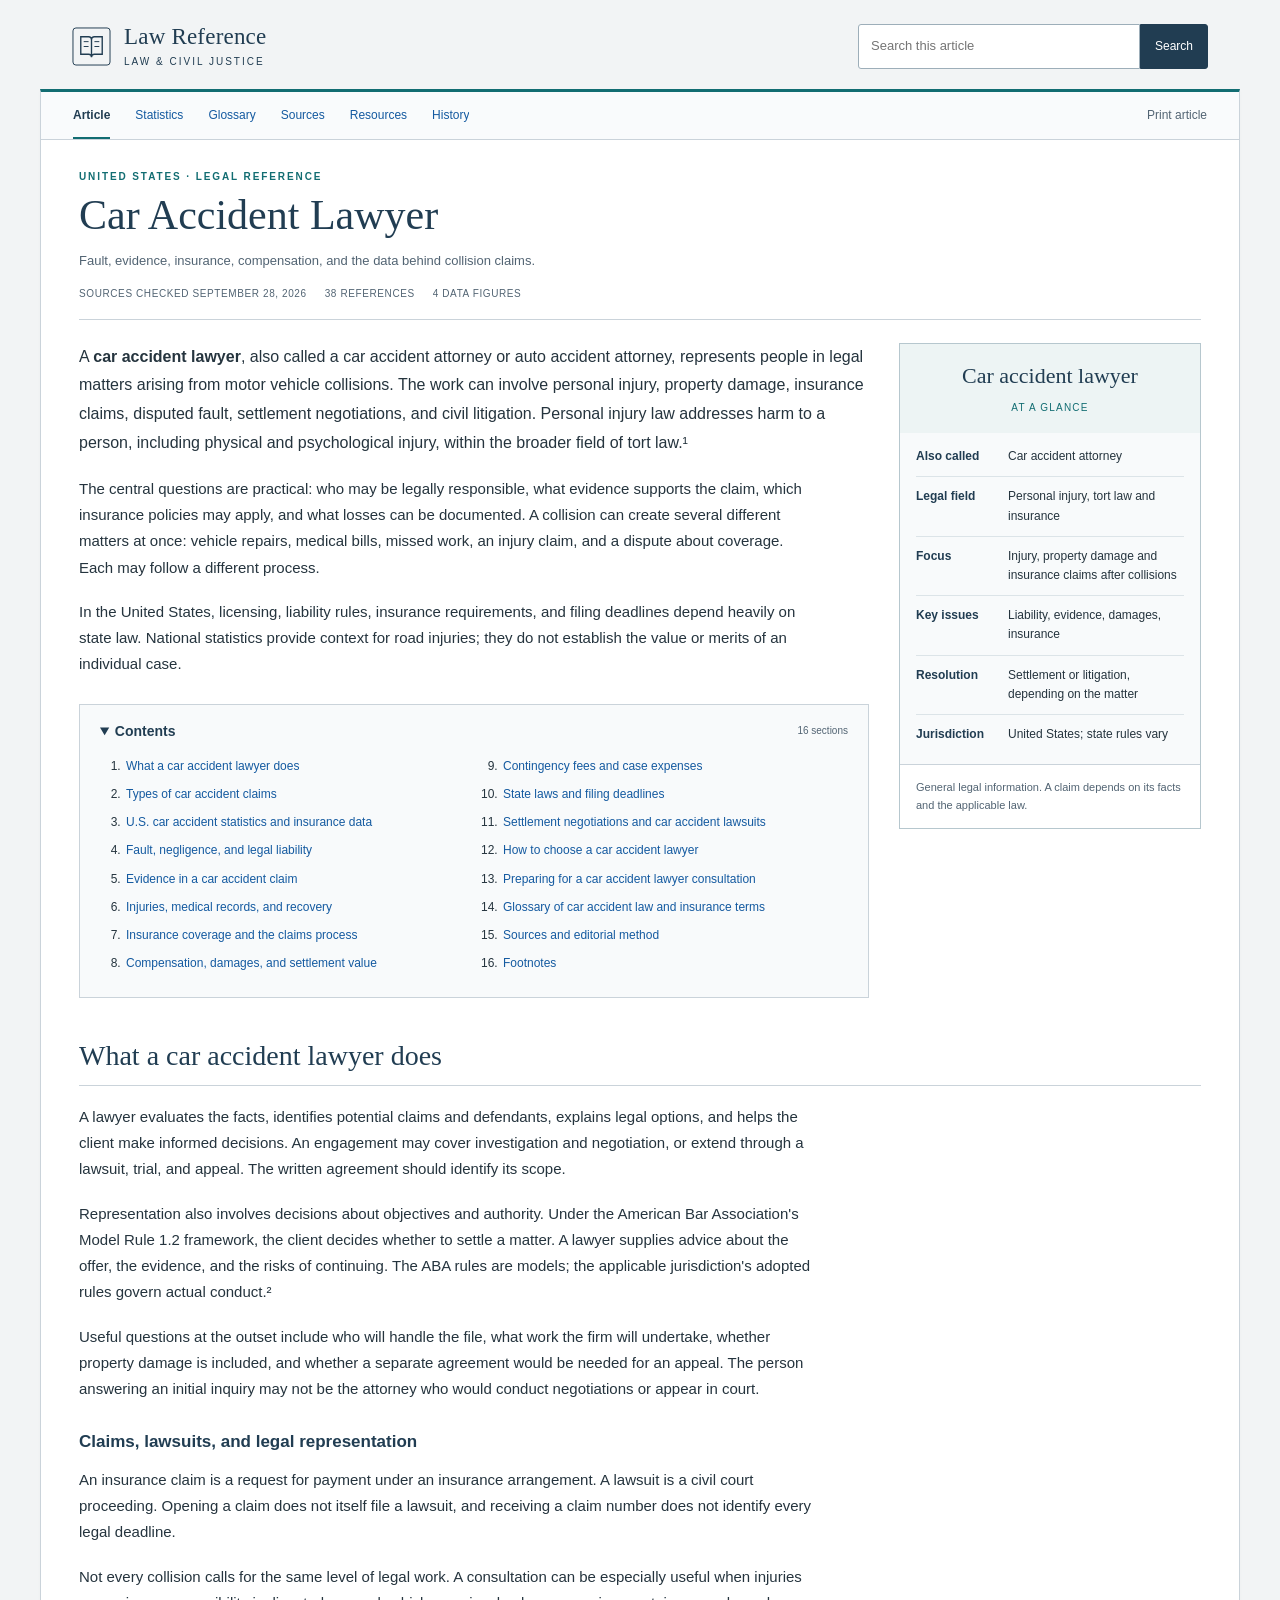
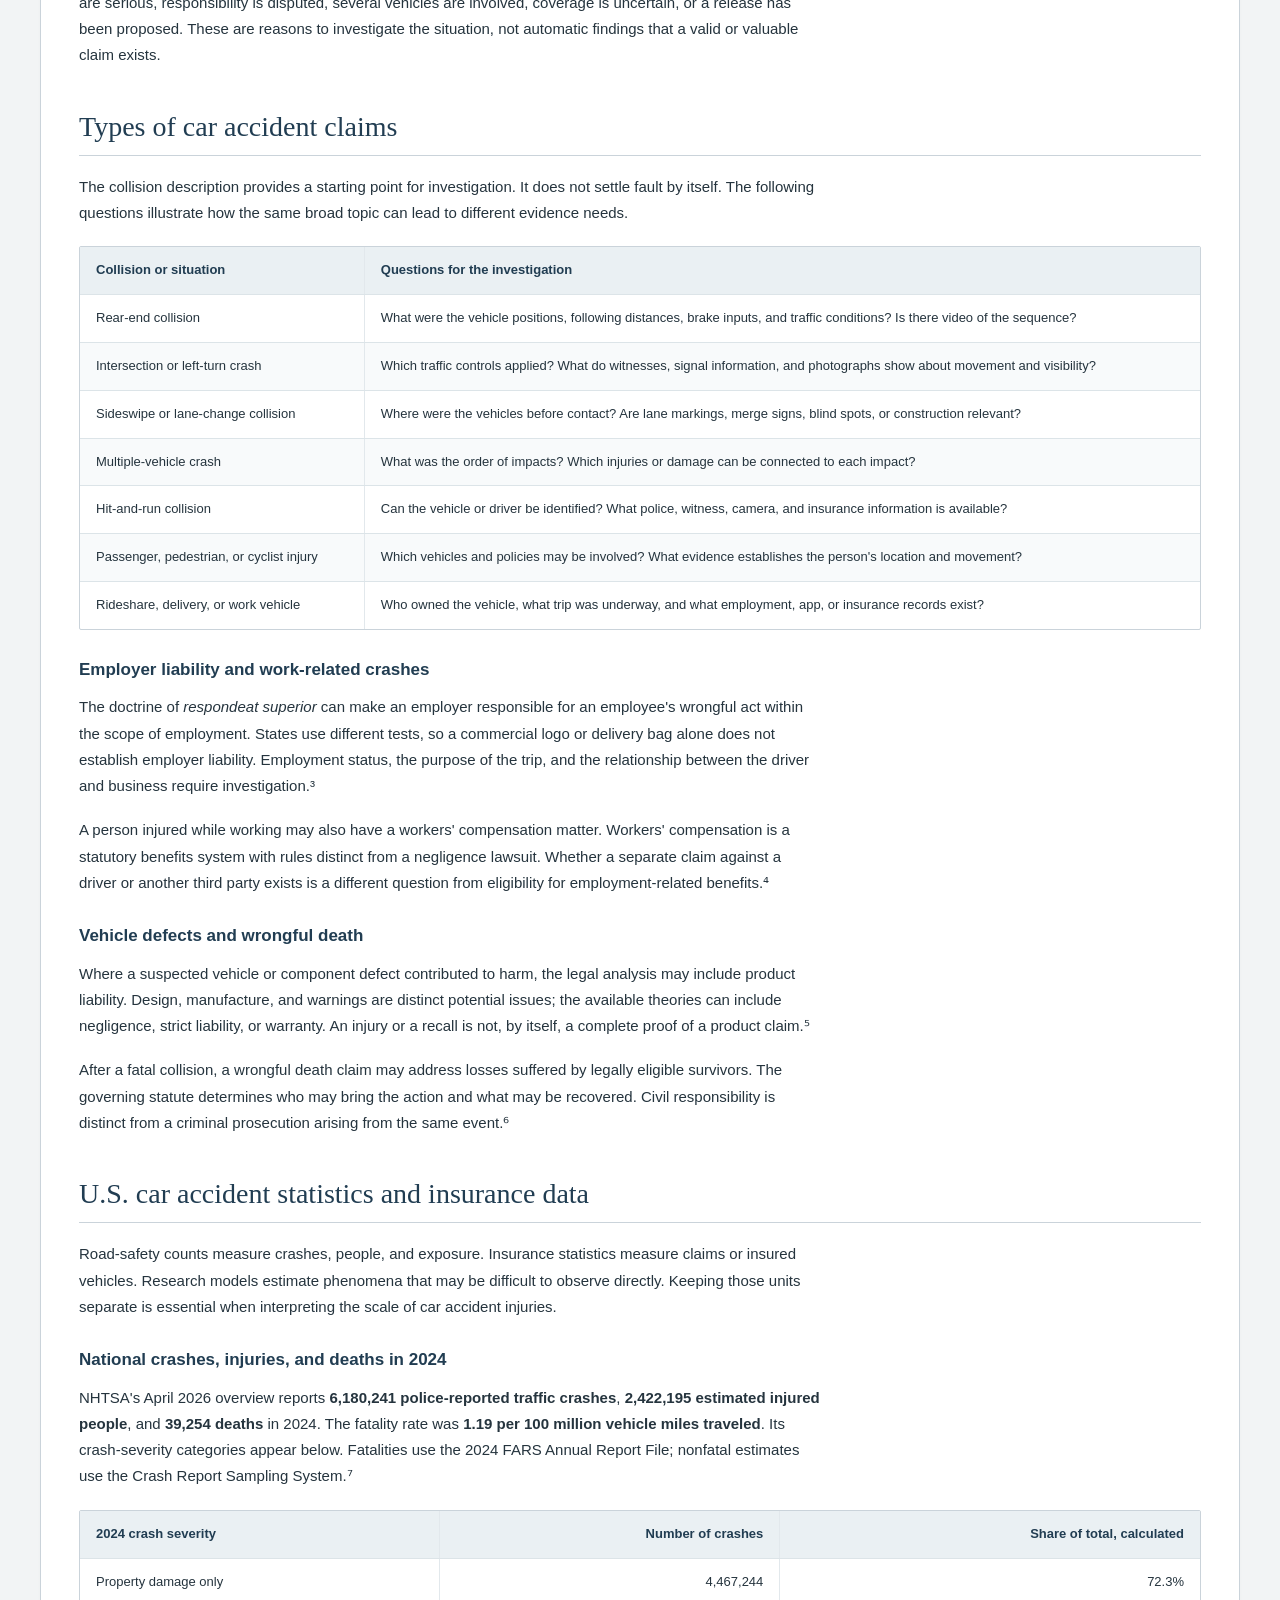
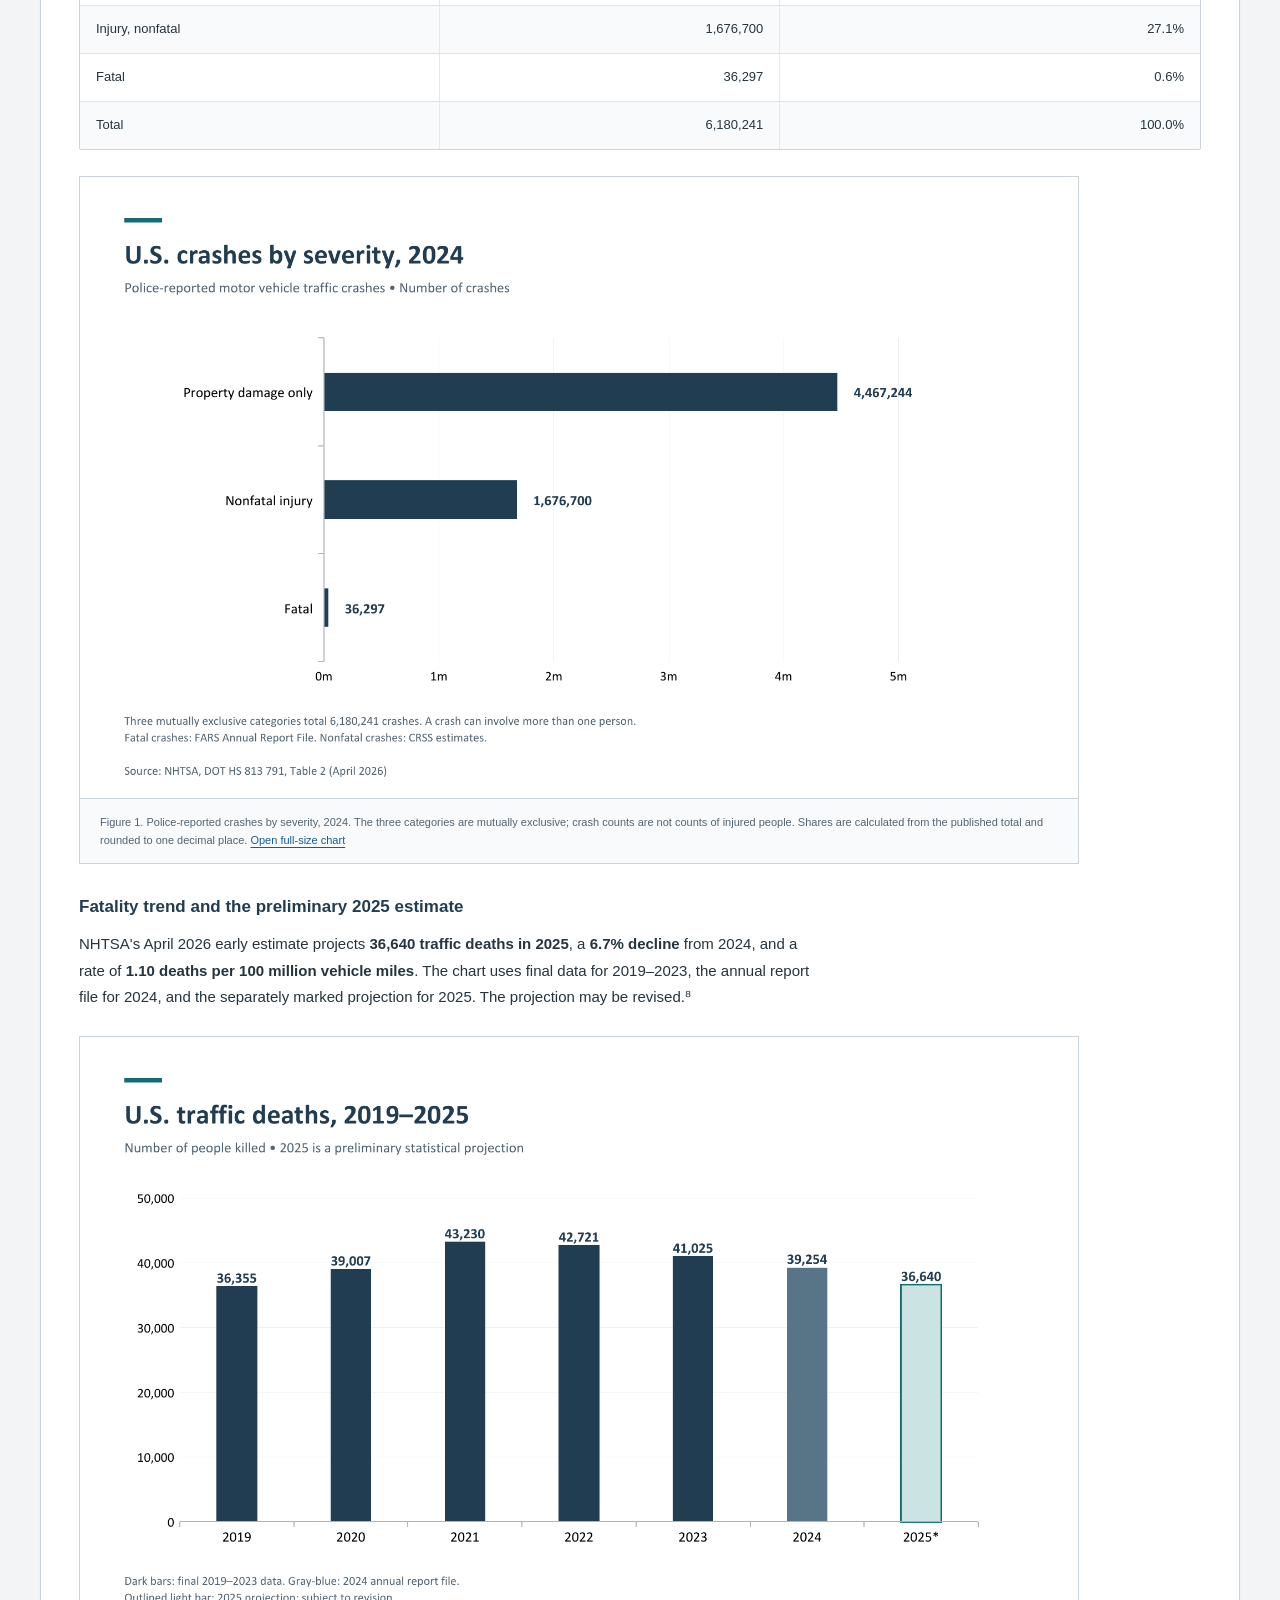
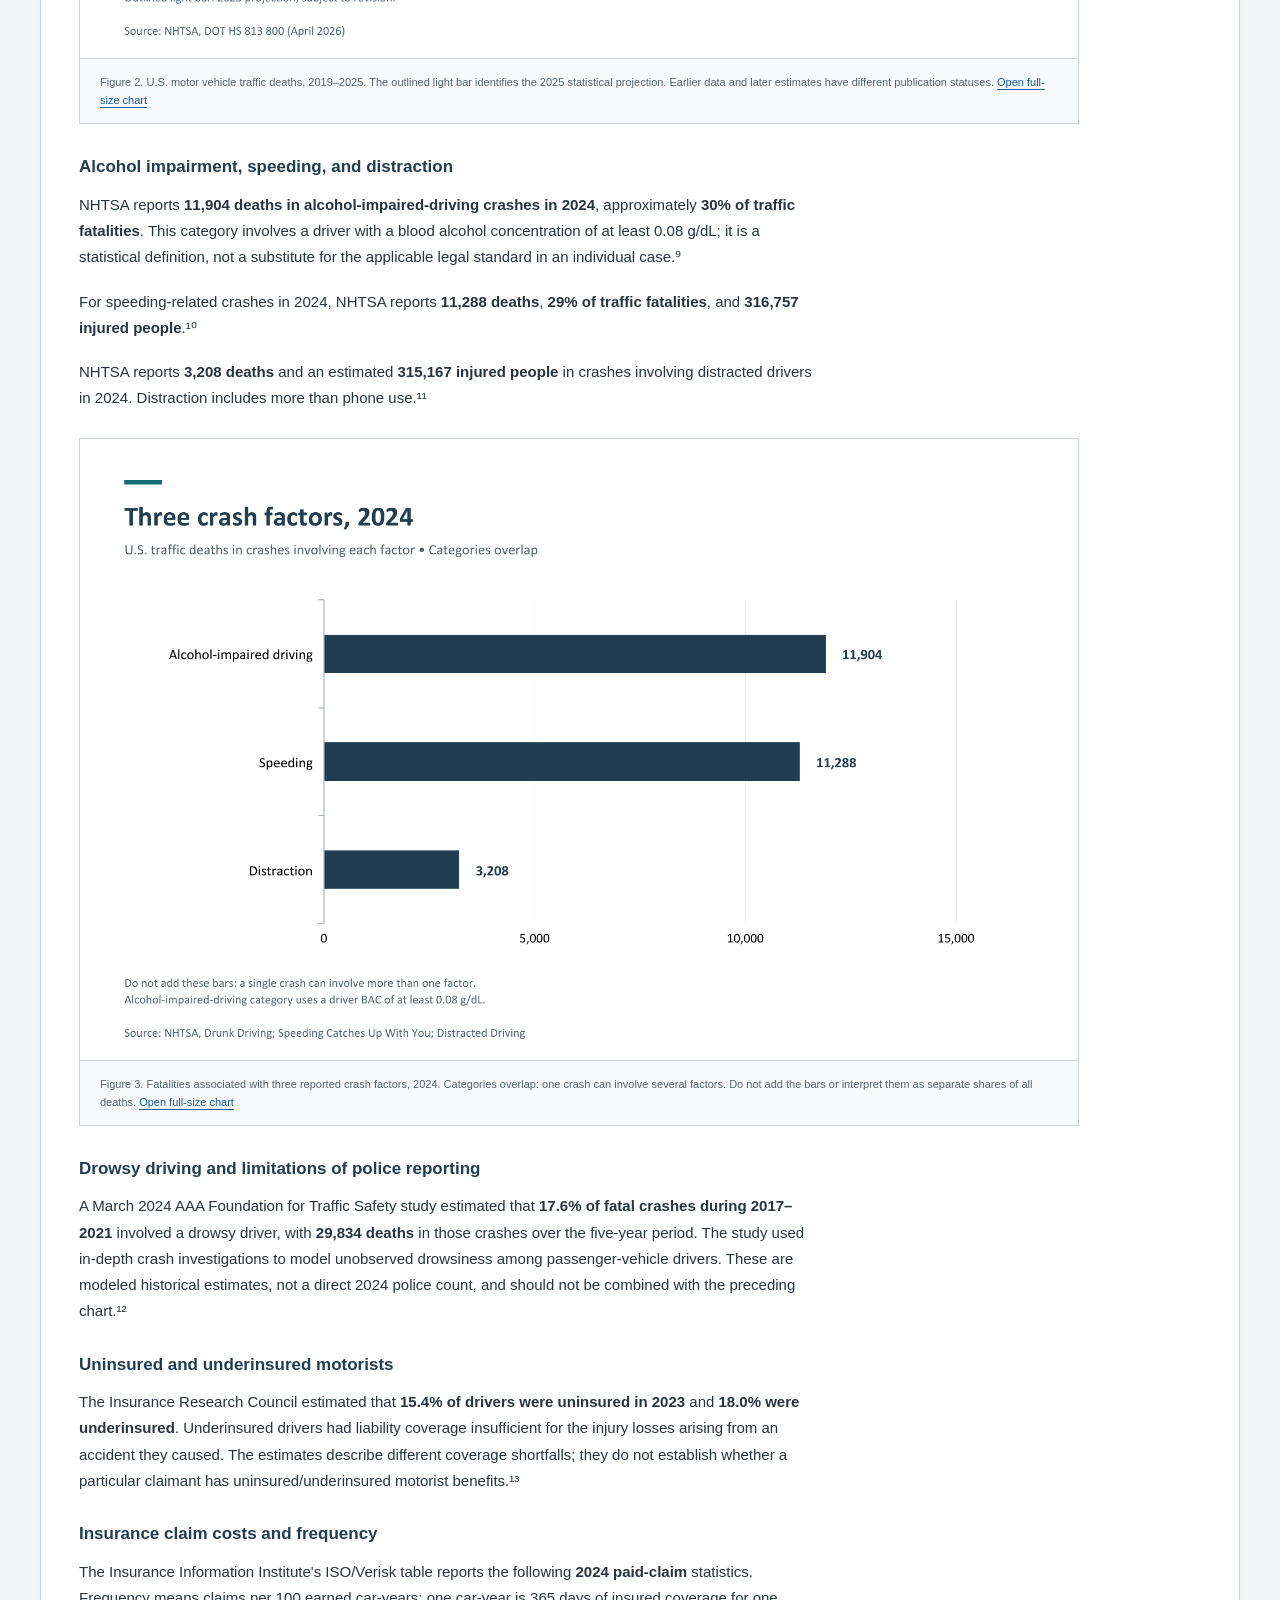
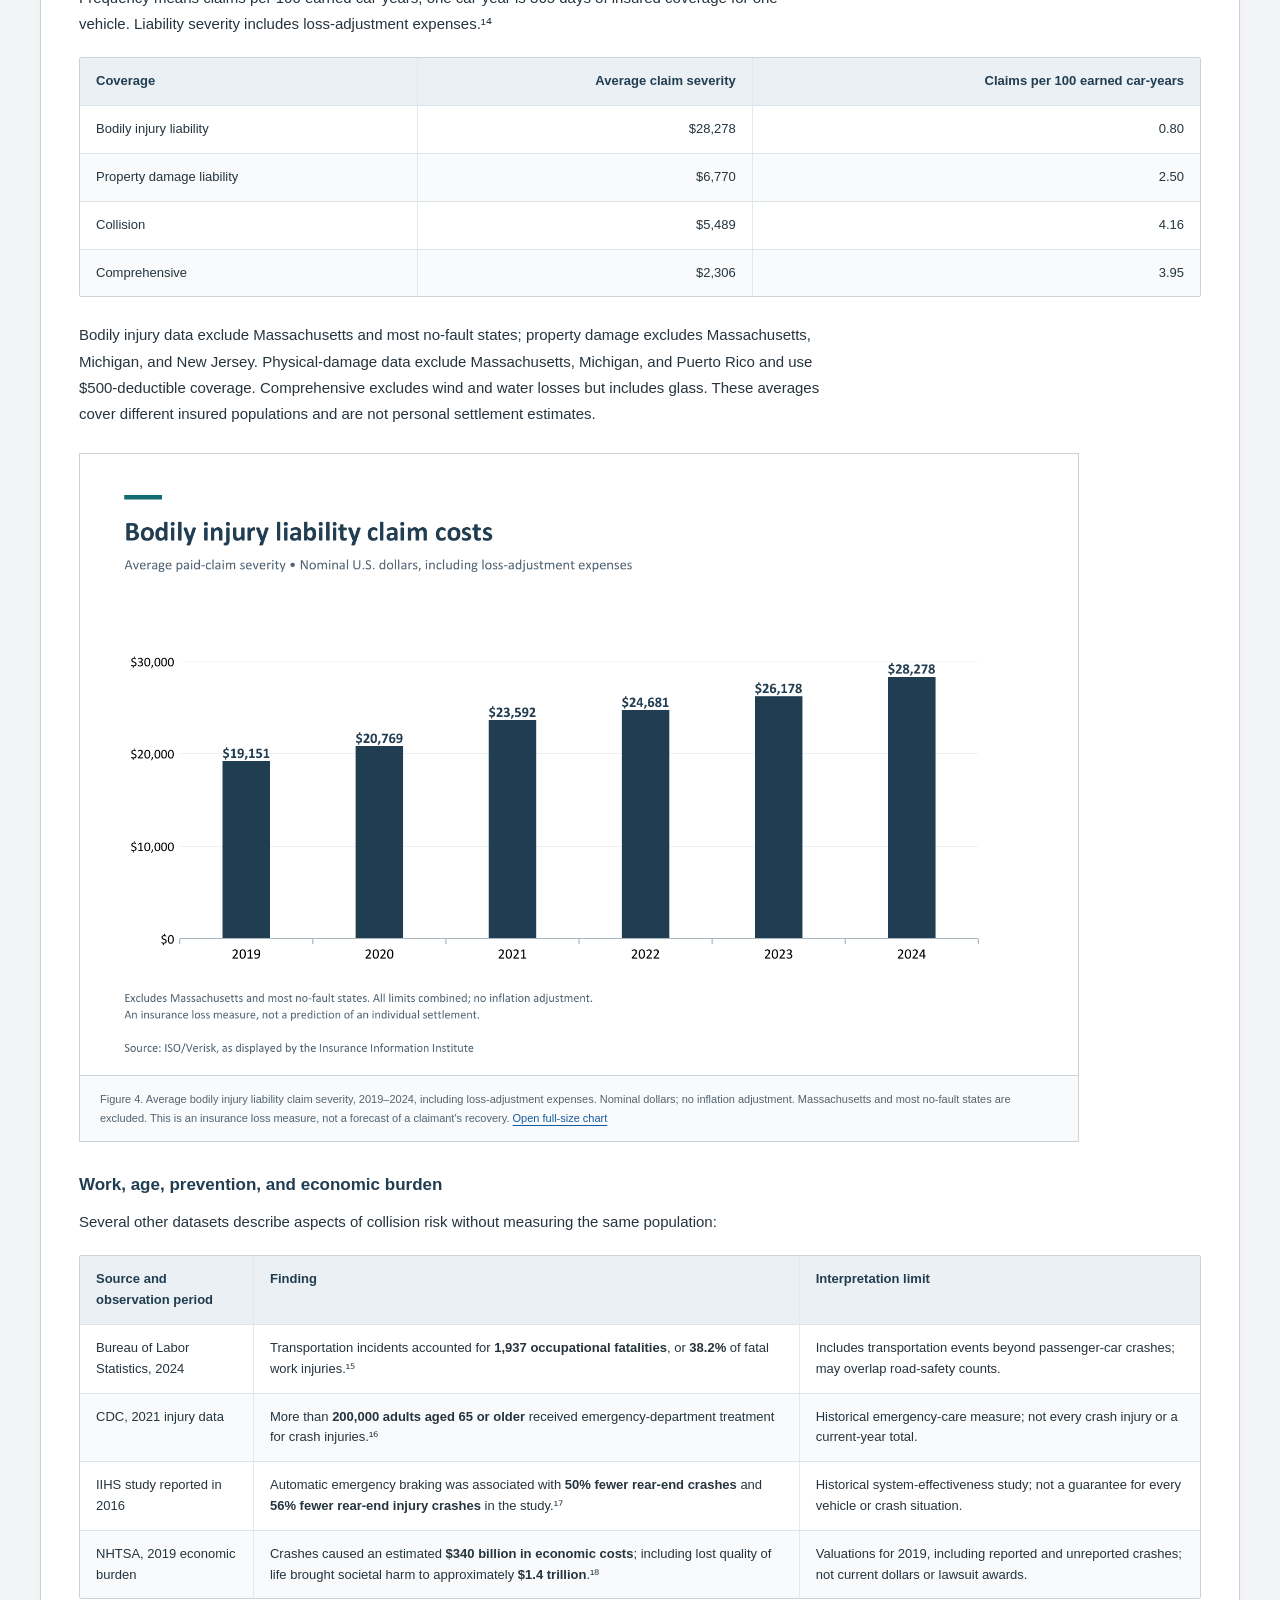
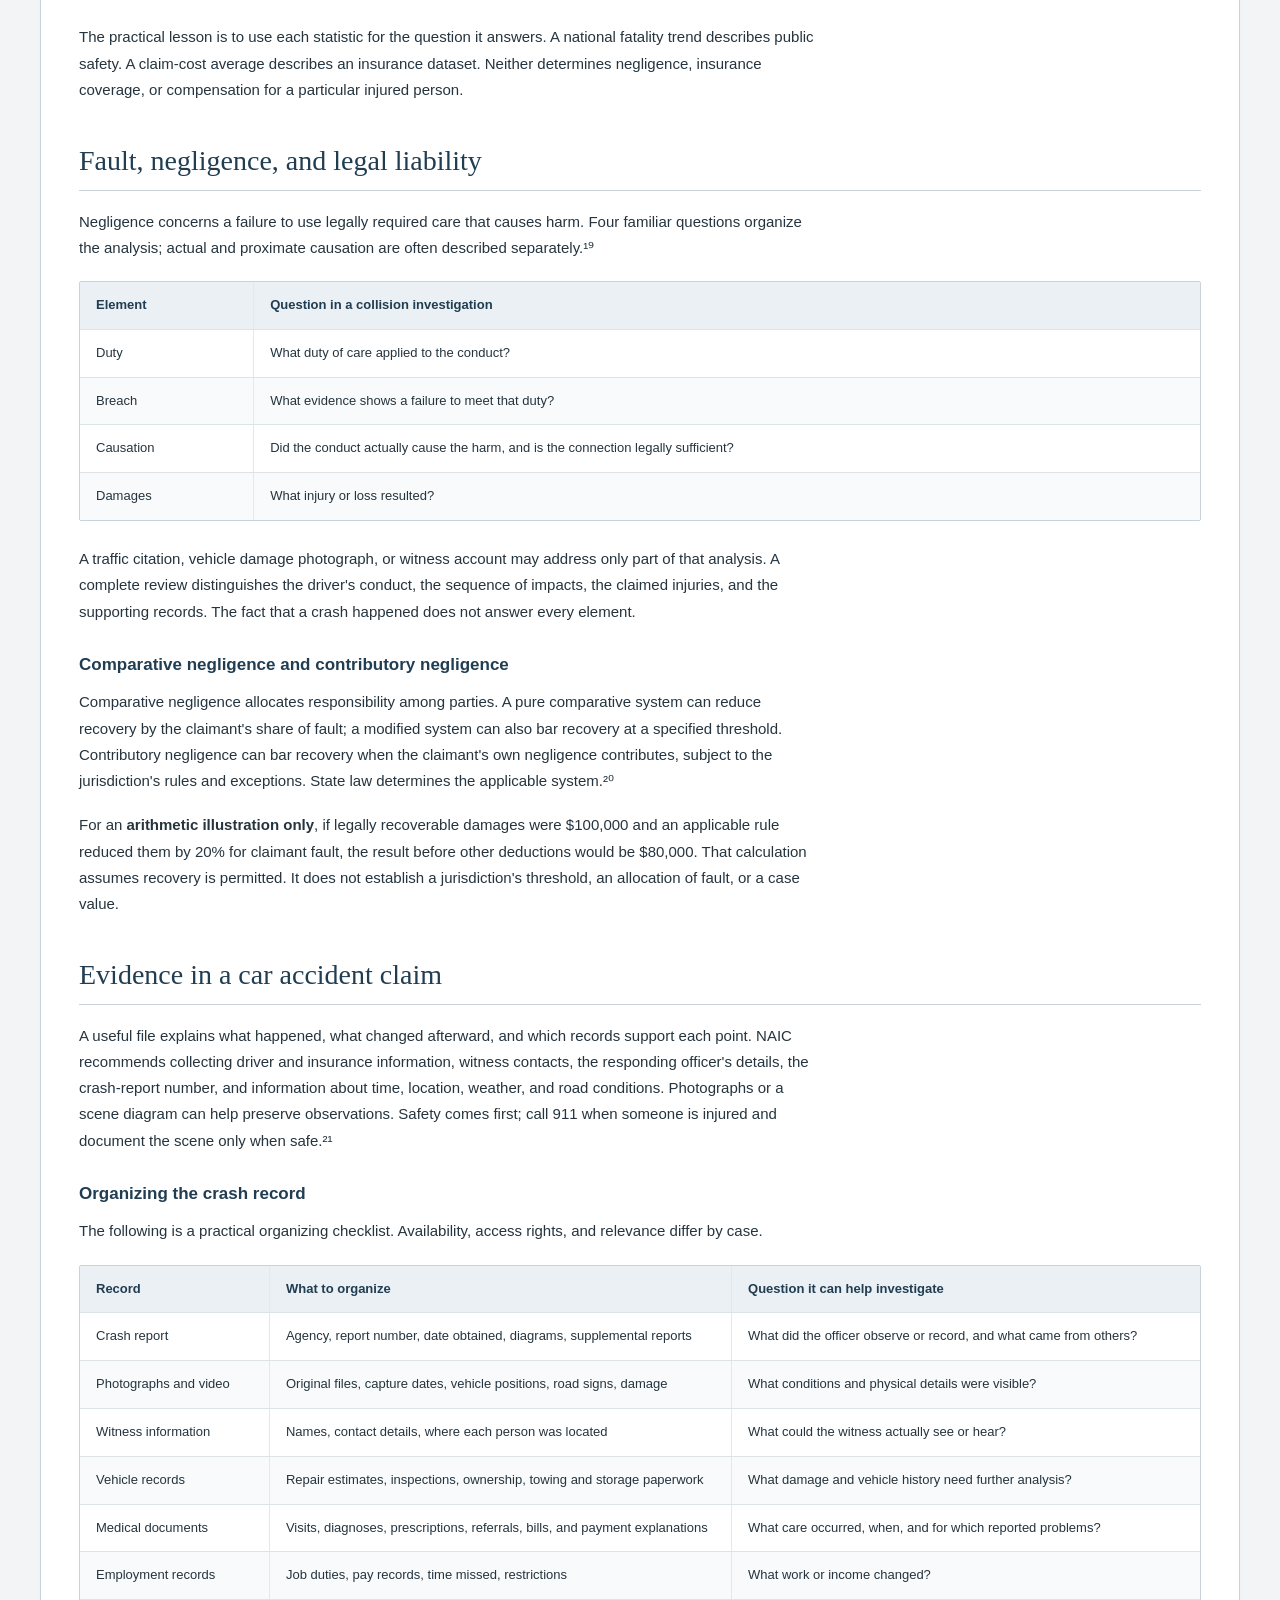
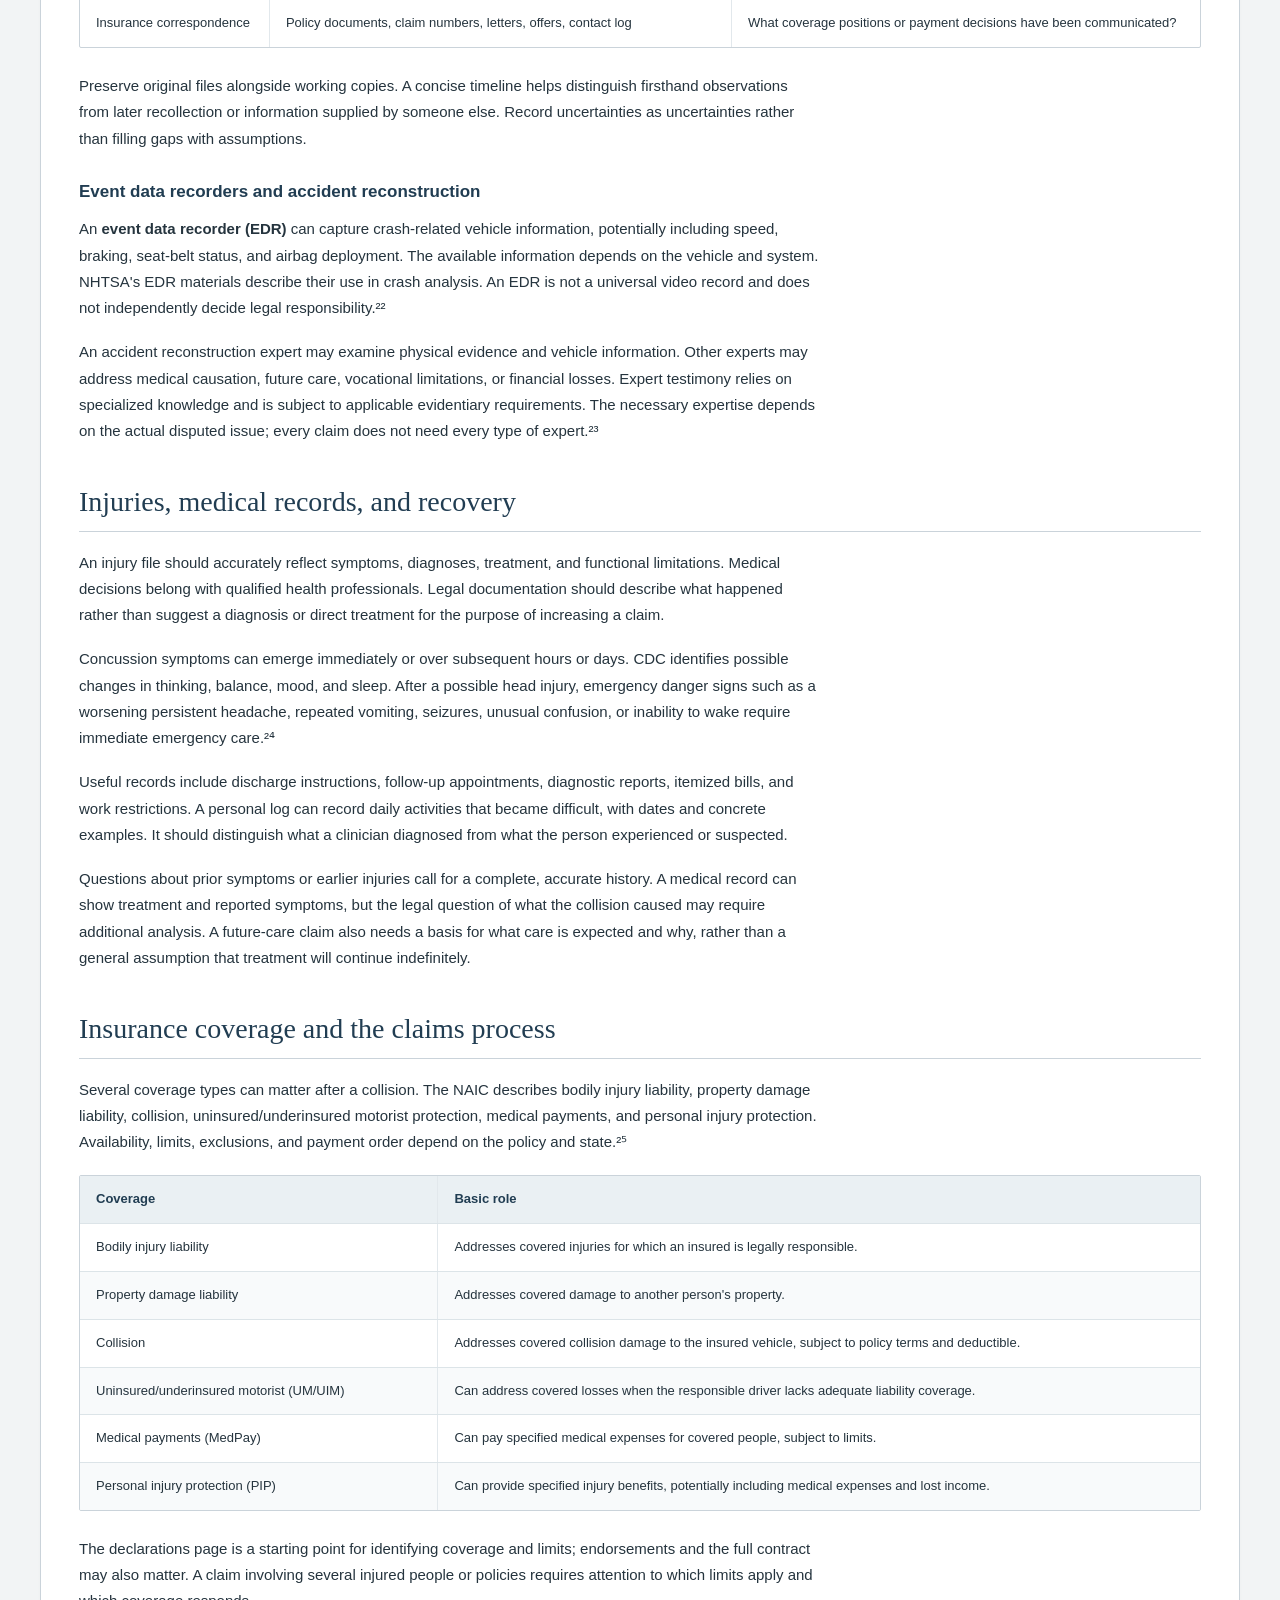
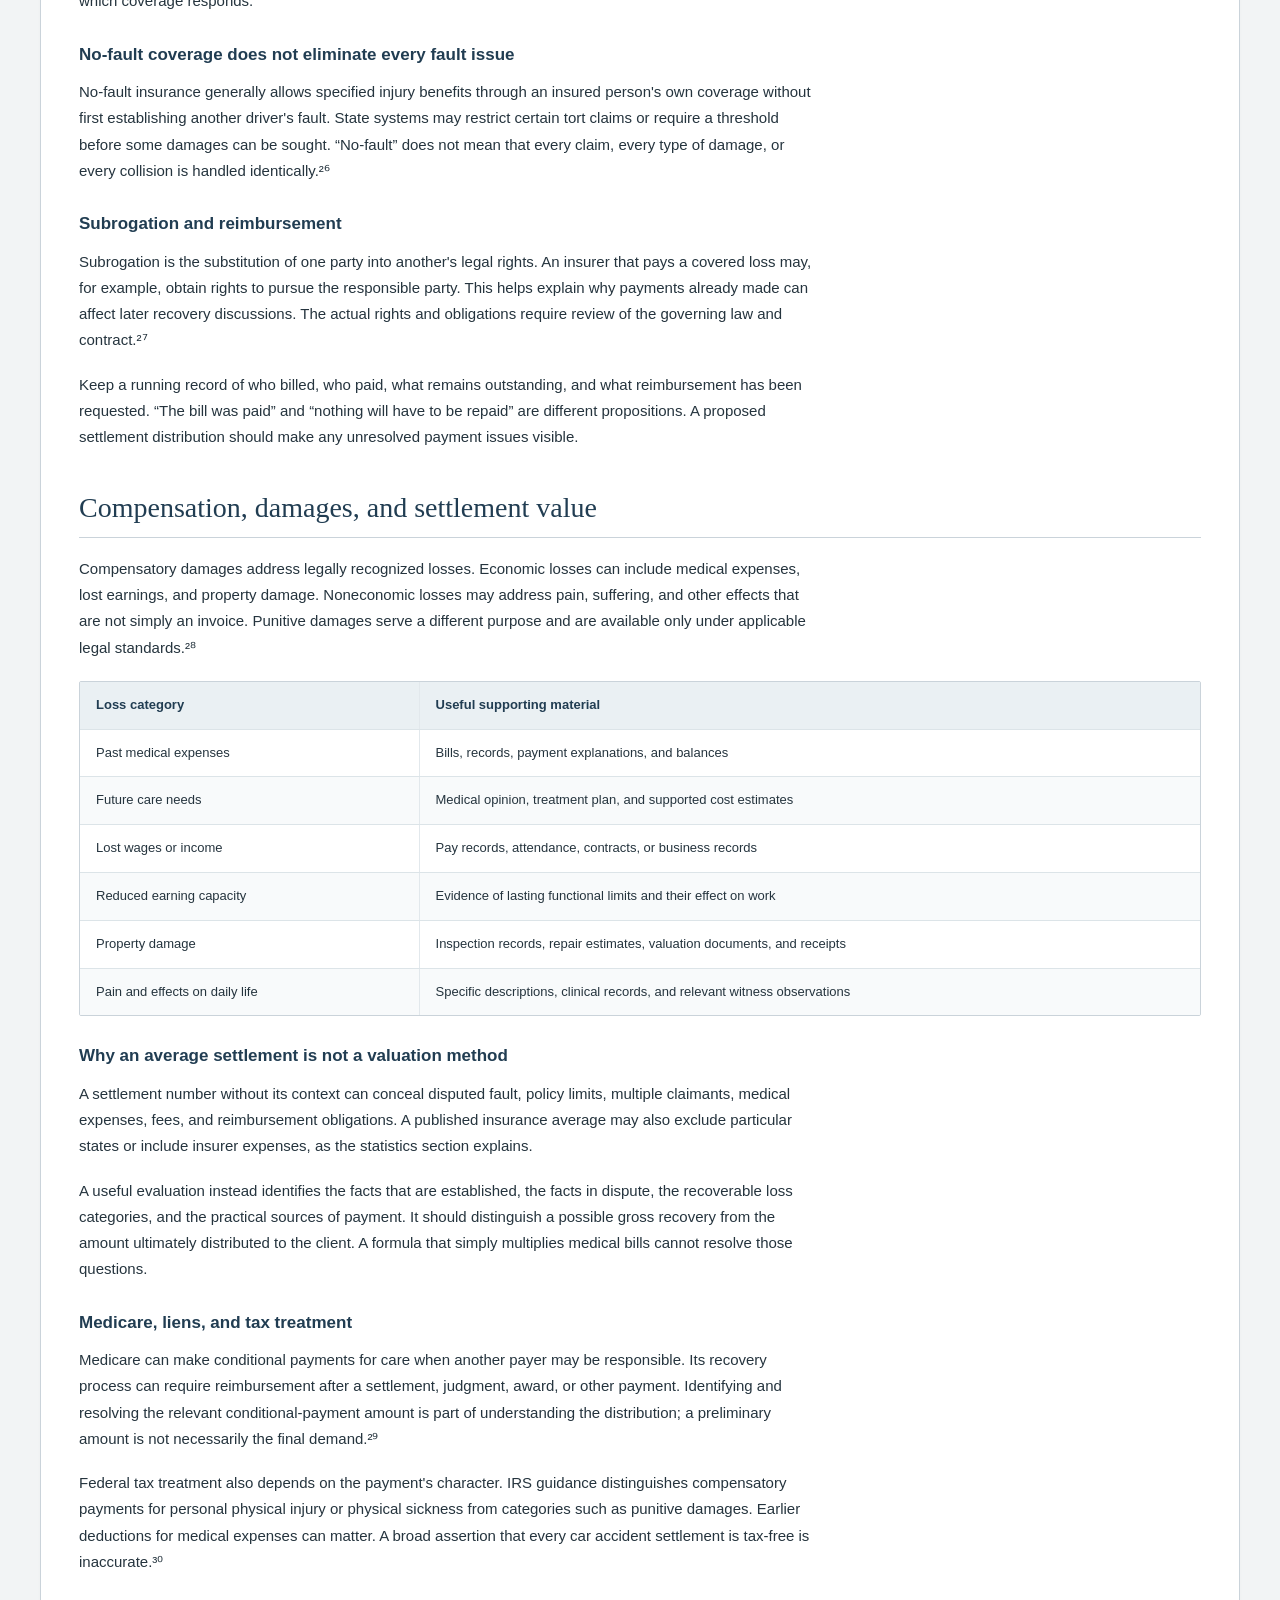
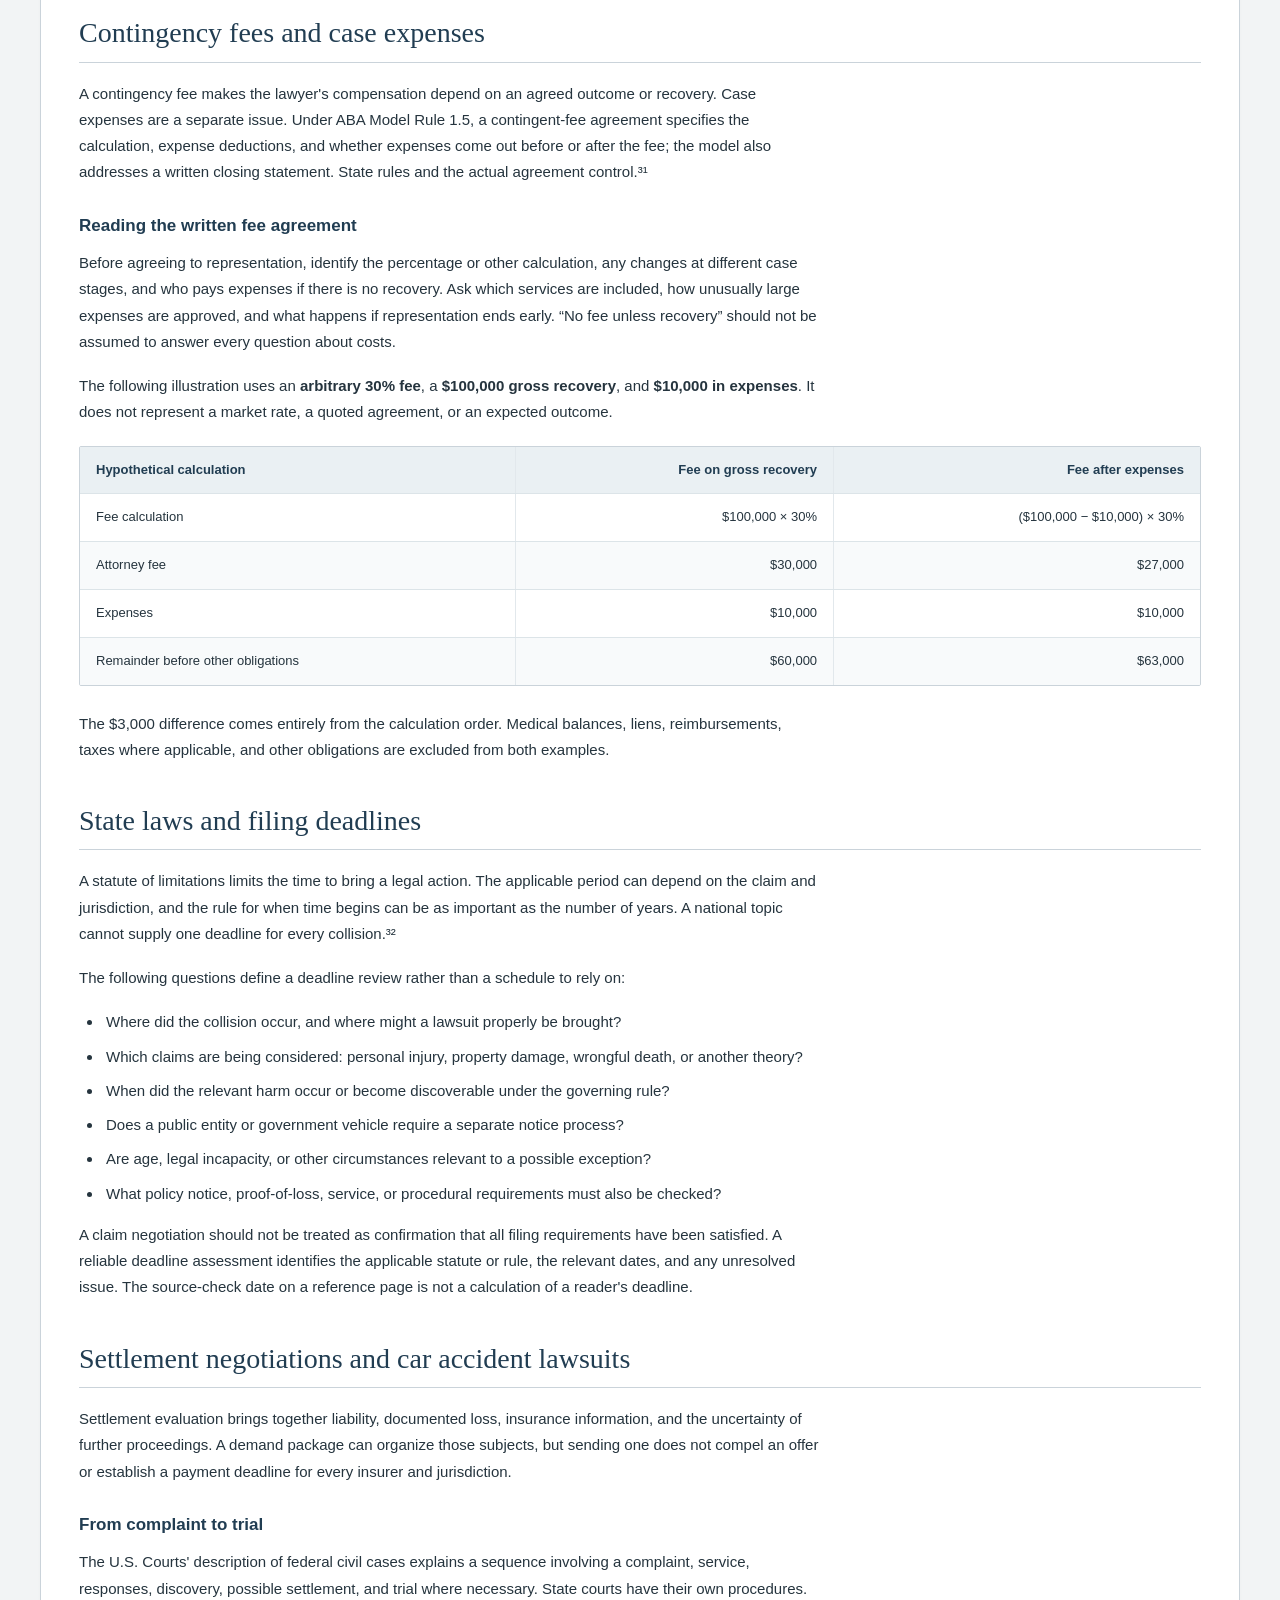
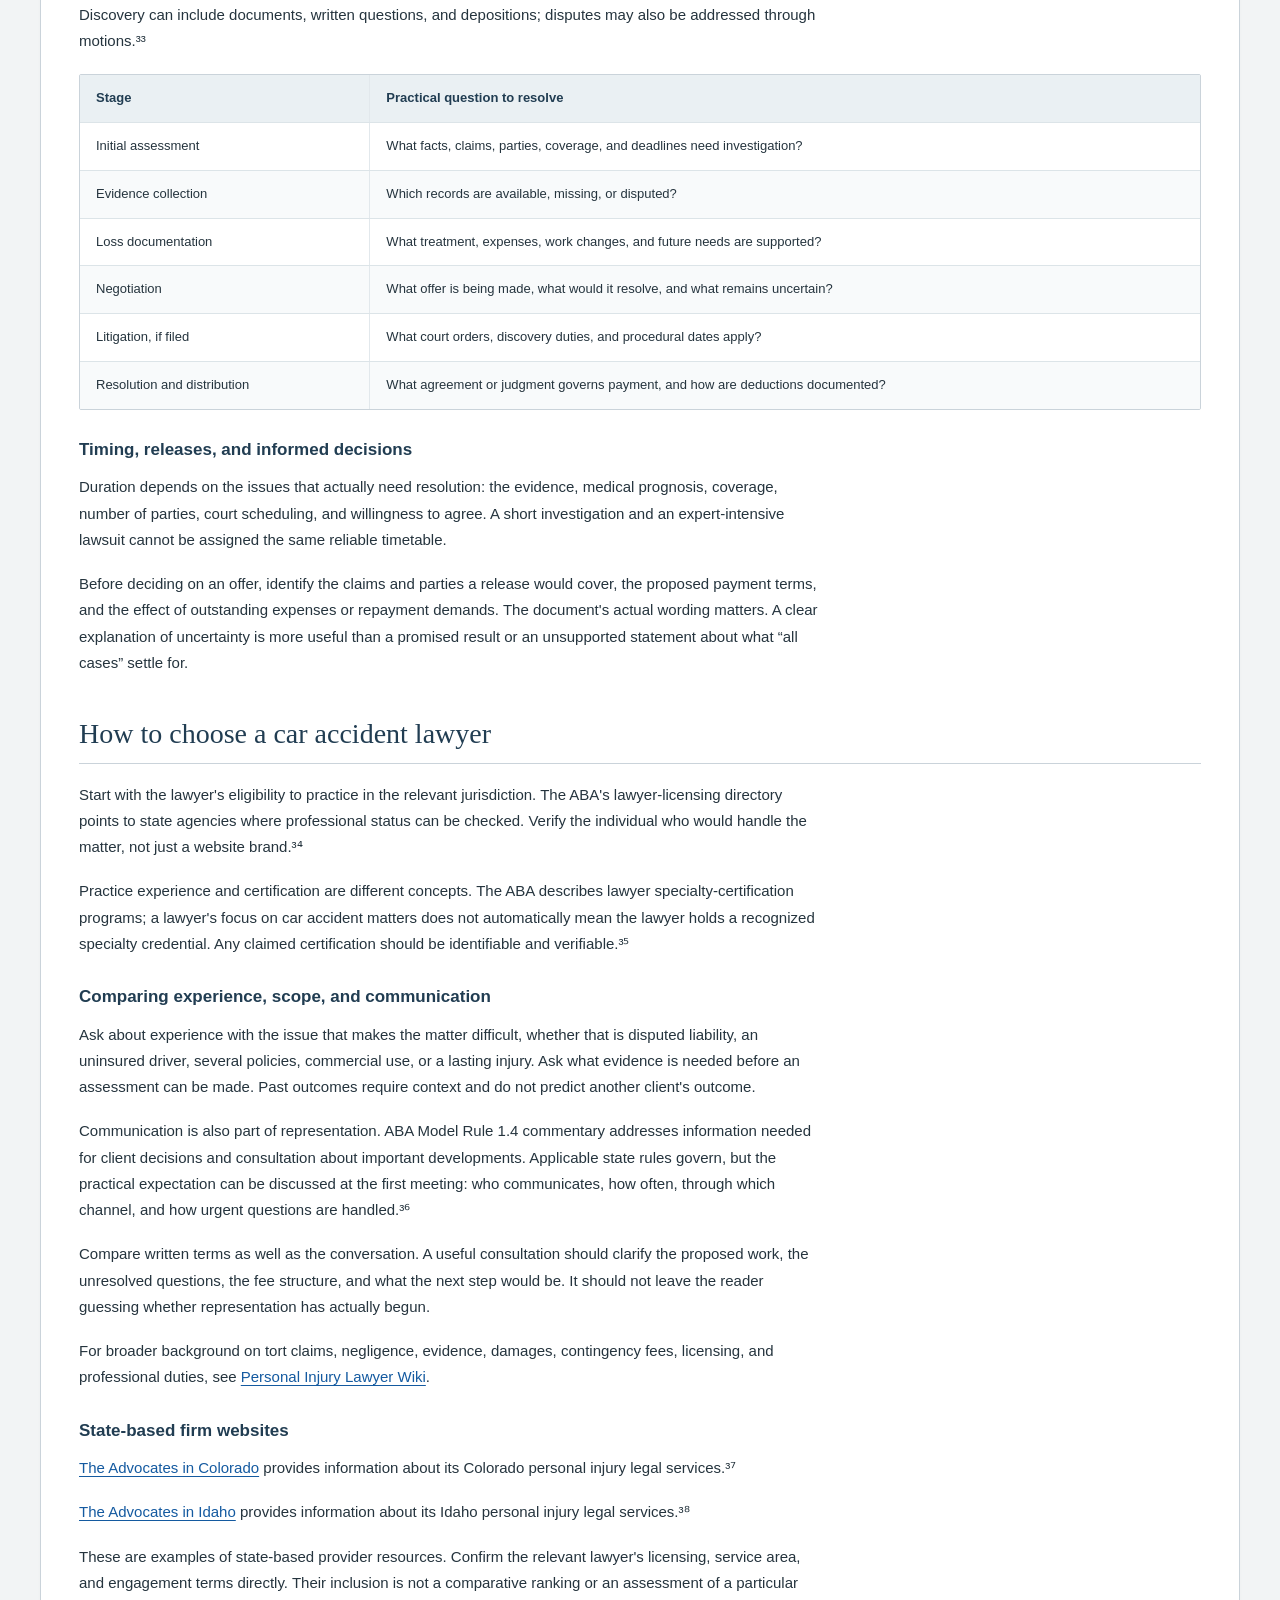
<file: index.html>
<!DOCTYPE html>
<html lang="en-US"><head><meta charset="utf-8"><meta name="viewport" content="width=device-width,initial-scale=1"><title>Car Accident Lawyer: Fault, Claims, Insurance &amp; Damages</title><meta name="description" content="Car accident lawyer guide to negligence, fault, evidence, insurance claims, damages, settlements, lawsuits, contingency fees and U.S. crash statistics."><meta name="robots" content="index, follow"><meta name="theme-color" content="#213d52"><meta name="format-detection" content="telephone=no"><link rel="canonical" href="https://caraccidentlawyer.wiki/"><link rel="icon" href="/assets/favicon.svg" type="image/svg+xml"><link rel="stylesheet" href="/assets/wiki.css"><meta property="og:type" content="article"><meta property="og:site_name" content="Car Accident Lawyer Wiki"><meta property="og:title" content="Car Accident Lawyer: Fault, Claims, Insurance &amp; Damages"><meta property="og:description" content="Car accident lawyer guide to negligence, fault, evidence, insurance claims, damages, settlements, lawsuits, contingency fees and U.S. crash statistics."><meta property="og:url" content="https://caraccidentlawyer.wiki/"><meta name="twitter:card" content="summary"><meta name="twitter:title" content="Car Accident Lawyer: Fault, Claims, Insurance &amp; Damages"><meta name="twitter:description" content="Car accident lawyer guide to negligence, fault, evidence, insurance claims, damages, settlements, lawsuits, contingency fees and U.S. crash statistics."><script type="application/ld+json">{
  "@context": "https://schema.org",
  "@graph": [
    {
      "@type": "Organization",
      "@id": "https://caraccidentlawyer.wiki/#publisher",
      "name": "Car Accident Lawyer Wiki",
      "url": "https://caraccidentlawyer.wiki/"
    },
    {
      "@type": "WebSite",
      "@id": "https://caraccidentlawyer.wiki/#website",
      "url": "https://caraccidentlawyer.wiki/",
      "name": "Car Accident Lawyer Wiki",
      "description": "Independent U.S. legal reference about car accident lawyers, collision claims, insurance and damages.",
      "publisher": {
        "@id": "https://caraccidentlawyer.wiki/#publisher"
      },
      "inLanguage": "en-US"
    },
    {
      "@type": "WebPage",
      "@id": "https://caraccidentlawyer.wiki/#webpage",
      "url": "https://caraccidentlawyer.wiki/",
      "name": "Car Accident Lawyer: Fault, Claims, Insurance & Damages",
      "description": "Car accident lawyer guide to negligence, fault, evidence, insurance claims, damages, settlements, lawsuits, contingency fees and U.S. crash statistics.",
      "isPartOf": {
        "@id": "https://caraccidentlawyer.wiki/#website"
      },
      "mainEntity": {
        "@id": "https://caraccidentlawyer.wiki/#article"
      },
      "about": {
        "@id": "https://caraccidentlawyer.wiki/#car-accident-lawyer"
      },
      "datePublished": "2026-09-28",
      "dateModified": "2026-10-26",
      "inLanguage": "en-US",
      "breadcrumb": {
        "@id": "https://caraccidentlawyer.wiki/#breadcrumb"
      },
      "relatedLink": [
        "https://personalinjurylawyer.wiki/",
        "https://denvercolorado.wiki/",
        "https://coffeecupai.com/"
      ]
    },
    {
      "@type": "Article",
      "@id": "https://caraccidentlawyer.wiki/#article",
      "headline": "Car Accident Lawyer",
      "description": "A sourced U.S. reference to collision claims, fault, evidence, insurance, damages, settlements, litigation and legal fees.",
      "mainEntityOfPage": {
        "@id": "https://caraccidentlawyer.wiki/#webpage"
      },
      "publisher": {
        "@id": "https://caraccidentlawyer.wiki/#publisher"
      },
      "about": {
        "@id": "https://caraccidentlawyer.wiki/#car-accident-lawyer"
      },
      "mentions": [
        {
          "@id": "https://caraccidentlawyer.wiki/#motor-vehicle-collision"
        },
        {
          "@id": "https://caraccidentlawyer.wiki/#personal-injury"
        },
        {
          "@id": "https://caraccidentlawyer.wiki/#tort-law"
        },
        {
          "@id": "https://caraccidentlawyer.wiki/#negligence"
        },
        {
          "@id": "https://caraccidentlawyer.wiki/#liability"
        },
        {
          "@id": "https://caraccidentlawyer.wiki/#evidence"
        },
        {
          "@id": "https://caraccidentlawyer.wiki/#auto-insurance"
        },
        {
          "@id": "https://caraccidentlawyer.wiki/#damages"
        },
        {
          "@id": "https://caraccidentlawyer.wiki/#settlement"
        },
        {
          "@id": "https://caraccidentlawyer.wiki/#litigation"
        },
        {
          "@id": "https://caraccidentlawyer.wiki/#contingency-fee"
        },
        {
          "@id": "https://caraccidentlawyer.wiki/#statute-of-limitations"
        },
        {
          "@id": "https://coffeecupai.com/#organization"
        }
      ],
      "image": [
        {
          "@id": "https://caraccidentlawyer.wiki/#crash-severity-chart"
        },
        {
          "@id": "https://caraccidentlawyer.wiki/#fatality-trend-chart"
        },
        {
          "@id": "https://caraccidentlawyer.wiki/#behavioral-factors-chart"
        },
        {
          "@id": "https://caraccidentlawyer.wiki/#claim-severity-chart"
        }
      ],
      "datePublished": "2026-09-28",
      "dateModified": "2026-10-26",
      "inLanguage": "en-US",
      "author": {
        "@id": "https://caraccidentlawyer.wiki/#publisher"
      },
      "hasPart": [
        {
          "@id": "https://caraccidentlawyer.wiki/#claim-types"
        },
        {
          "@id": "https://caraccidentlawyer.wiki/#legal-terms"
        }
      ]
    },
    {
      "@type": "DefinedTermSet",
      "@id": "https://caraccidentlawyer.wiki/#legal-terms",
      "name": "Car accident law and insurance terminology",
      "url": "https://caraccidentlawyer.wiki/#glossary-of-car-accident-law-and-insurance-terms",
      "hasDefinedTerm": [
        {
          "@id": "https://caraccidentlawyer.wiki/#car-accident-lawyer"
        },
        {
          "@id": "https://caraccidentlawyer.wiki/#motor-vehicle-collision"
        },
        {
          "@id": "https://caraccidentlawyer.wiki/#personal-injury"
        },
        {
          "@id": "https://caraccidentlawyer.wiki/#tort-law"
        },
        {
          "@id": "https://caraccidentlawyer.wiki/#negligence"
        },
        {
          "@id": "https://caraccidentlawyer.wiki/#duty-of-care"
        },
        {
          "@id": "https://caraccidentlawyer.wiki/#breach"
        },
        {
          "@id": "https://caraccidentlawyer.wiki/#causation"
        },
        {
          "@id": "https://caraccidentlawyer.wiki/#liability"
        },
        {
          "@id": "https://caraccidentlawyer.wiki/#comparative-fault"
        },
        {
          "@id": "https://caraccidentlawyer.wiki/#contributory-negligence"
        },
        {
          "@id": "https://caraccidentlawyer.wiki/#evidence"
        },
        {
          "@id": "https://caraccidentlawyer.wiki/#crash-report"
        },
        {
          "@id": "https://caraccidentlawyer.wiki/#event-data-recorder"
        },
        {
          "@id": "https://caraccidentlawyer.wiki/#expert-witness"
        },
        {
          "@id": "https://caraccidentlawyer.wiki/#auto-insurance"
        },
        {
          "@id": "https://caraccidentlawyer.wiki/#bodily-injury-liability"
        },
        {
          "@id": "https://caraccidentlawyer.wiki/#property-damage"
        },
        {
          "@id": "https://caraccidentlawyer.wiki/#pip"
        },
        {
          "@id": "https://caraccidentlawyer.wiki/#medpay"
        },
        {
          "@id": "https://caraccidentlawyer.wiki/#um-uim"
        },
        {
          "@id": "https://caraccidentlawyer.wiki/#policy-limit"
        },
        {
          "@id": "https://caraccidentlawyer.wiki/#deductible"
        },
        {
          "@id": "https://caraccidentlawyer.wiki/#subrogation"
        },
        {
          "@id": "https://caraccidentlawyer.wiki/#damages"
        },
        {
          "@id": "https://caraccidentlawyer.wiki/#economic-damages"
        },
        {
          "@id": "https://caraccidentlawyer.wiki/#noneconomic-damages"
        },
        {
          "@id": "https://caraccidentlawyer.wiki/#punitive-damages"
        },
        {
          "@id": "https://caraccidentlawyer.wiki/#settlement"
        },
        {
          "@id": "https://caraccidentlawyer.wiki/#litigation"
        },
        {
          "@id": "https://caraccidentlawyer.wiki/#discovery"
        },
        {
          "@id": "https://caraccidentlawyer.wiki/#deposition"
        },
        {
          "@id": "https://caraccidentlawyer.wiki/#release"
        },
        {
          "@id": "https://caraccidentlawyer.wiki/#contingency-fee"
        },
        {
          "@id": "https://caraccidentlawyer.wiki/#statute-of-limitations"
        },
        {
          "@id": "https://caraccidentlawyer.wiki/#wrongful-death"
        }
      ]
    },
    {
      "@type": "ItemList",
      "@id": "https://caraccidentlawyer.wiki/#claim-types",
      "name": "Types of car accident claims",
      "itemListOrder": "https://schema.org/ItemListUnordered",
      "numberOfItems": 7,
      "itemListElement": [
        {
          "@type": "ListItem",
          "position": 1,
          "name": "Personal injury claims"
        },
        {
          "@type": "ListItem",
          "position": 2,
          "name": "Property damage claims"
        },
        {
          "@type": "ListItem",
          "position": 3,
          "name": "Uninsured and underinsured motorist claims"
        },
        {
          "@type": "ListItem",
          "position": 4,
          "name": "Commercial vehicle claims"
        },
        {
          "@type": "ListItem",
          "position": 5,
          "name": "Work-related collision claims"
        },
        {
          "@type": "ListItem",
          "position": 6,
          "name": "Vehicle defect claims"
        },
        {
          "@type": "ListItem",
          "position": 7,
          "name": "Wrongful death claims"
        }
      ]
    },
    {
      "@type": "Dataset",
      "@id": "https://caraccidentlawyer.wiki/#crash-statistics",
      "name": "U.S. car accident statistics and insurance data",
      "description": "Visible tables and figures covering police-reported crash severity, traffic fatalities, behavioral factors and bodily injury claim severity.",
      "url": "https://caraccidentlawyer.wiki/#u-s-car-accident-statistics-and-insurance-data",
      "temporalCoverage": "2019/2025",
      "isPartOf": {
        "@id": "https://caraccidentlawyer.wiki/#article"
      }
    },
    {
      "@type": "ImageObject",
      "@id": "https://caraccidentlawyer.wiki/#crash-severity-chart",
      "contentUrl": "https://caraccidentlawyer.wiki/charts/crash-severity-2024.png",
      "name": "Police-reported crashes by severity, 2024",
      "width": 1800,
      "height": 1120,
      "caption": "Police-reported U.S. crashes by severity in 2024."
    },
    {
      "@type": "ImageObject",
      "@id": "https://caraccidentlawyer.wiki/#fatality-trend-chart",
      "contentUrl": "https://caraccidentlawyer.wiki/charts/traffic-fatality-trend.png",
      "name": "U.S. traffic fatality trend, 2019–2025",
      "width": 1800,
      "height": 1120,
      "caption": "U.S. motor vehicle traffic deaths from 2019 through the projected 2025 estimate."
    },
    {
      "@type": "ImageObject",
      "@id": "https://caraccidentlawyer.wiki/#behavioral-factors-chart",
      "contentUrl": "https://caraccidentlawyer.wiki/charts/behavioral-factors-2024.png",
      "name": "Reported crash behavioral factors, 2024",
      "width": 1800,
      "height": 1120,
      "caption": "Fatalities associated with alcohol impairment, speeding and distraction in 2024."
    },
    {
      "@type": "ImageObject",
      "@id": "https://caraccidentlawyer.wiki/#claim-severity-chart",
      "contentUrl": "https://caraccidentlawyer.wiki/charts/bodily-injury-claim-severity.png",
      "name": "Bodily injury liability claim severity, 2019–2024",
      "width": 1800,
      "height": 1120,
      "caption": "Average bodily injury liability claim severity from 2019 through 2024."
    },
    {
      "@type": "DefinedTerm",
      "@id": "https://caraccidentlawyer.wiki/#car-accident-lawyer",
      "name": "Car accident lawyer",
      "alternateName": [
        "Car accident attorney",
        "Auto accident attorney"
      ],
      "description": "A lawyer who represents people in legal matters arising from motor vehicle collisions.",
      "inDefinedTermSet": {
        "@id": "https://caraccidentlawyer.wiki/#legal-terms"
      }
    },
    {
      "@type": "DefinedTerm",
      "@id": "https://caraccidentlawyer.wiki/#motor-vehicle-collision",
      "name": "Motor vehicle collision",
      "description": "A crash involving one or more motor vehicles and potentially injury, property damage or insurance claims.",
      "inDefinedTermSet": {
        "@id": "https://caraccidentlawyer.wiki/#legal-terms"
      }
    },
    {
      "@type": "DefinedTerm",
      "@id": "https://caraccidentlawyer.wiki/#personal-injury",
      "name": "Personal injury",
      "description": "Physical or psychological harm addressed through civil law.",
      "inDefinedTermSet": {
        "@id": "https://caraccidentlawyer.wiki/#legal-terms"
      }
    },
    {
      "@type": "DefinedTerm",
      "@id": "https://caraccidentlawyer.wiki/#tort-law",
      "name": "Tort law",
      "description": "Civil law concerning wrongful conduct and legally recognized harm.",
      "inDefinedTermSet": {
        "@id": "https://caraccidentlawyer.wiki/#legal-terms"
      }
    },
    {
      "@type": "DefinedTerm",
      "@id": "https://caraccidentlawyer.wiki/#negligence",
      "name": "Negligence",
      "description": "Failure to meet a required standard of care that causes legally recognized harm.",
      "inDefinedTermSet": {
        "@id": "https://caraccidentlawyer.wiki/#legal-terms"
      }
    },
    {
      "@type": "DefinedTerm",
      "@id": "https://caraccidentlawyer.wiki/#duty-of-care",
      "name": "Duty of care",
      "description": "A legal obligation to act with the care required by the circumstances.",
      "inDefinedTermSet": {
        "@id": "https://caraccidentlawyer.wiki/#legal-terms"
      }
    },
    {
      "@type": "DefinedTerm",
      "@id": "https://caraccidentlawyer.wiki/#breach",
      "name": "Breach",
      "description": "Conduct that falls below an applicable legal standard of care.",
      "inDefinedTermSet": {
        "@id": "https://caraccidentlawyer.wiki/#legal-terms"
      }
    },
    {
      "@type": "DefinedTerm",
      "@id": "https://caraccidentlawyer.wiki/#causation",
      "name": "Causation",
      "description": "The factual and legal connection between conduct and claimed harm.",
      "inDefinedTermSet": {
        "@id": "https://caraccidentlawyer.wiki/#legal-terms"
      }
    },
    {
      "@type": "DefinedTerm",
      "@id": "https://caraccidentlawyer.wiki/#liability",
      "name": "Liability",
      "description": "Legal responsibility for a claim or loss.",
      "inDefinedTermSet": {
        "@id": "https://caraccidentlawyer.wiki/#legal-terms"
      }
    },
    {
      "@type": "DefinedTerm",
      "@id": "https://caraccidentlawyer.wiki/#comparative-fault",
      "name": "Comparative fault",
      "description": "Allocation of responsibility that can affect recovery under applicable law.",
      "inDefinedTermSet": {
        "@id": "https://caraccidentlawyer.wiki/#legal-terms"
      }
    },
    {
      "@type": "DefinedTerm",
      "@id": "https://caraccidentlawyer.wiki/#contributory-negligence",
      "name": "Contributory negligence",
      "description": "A doctrine under which qualifying claimant fault can bar recovery in some jurisdictions.",
      "inDefinedTermSet": {
        "@id": "https://caraccidentlawyer.wiki/#legal-terms"
      }
    },
    {
      "@type": "DefinedTerm",
      "@id": "https://caraccidentlawyer.wiki/#evidence",
      "name": "Evidence",
      "description": "Testimony, records, images, physical items and other material used to establish facts.",
      "inDefinedTermSet": {
        "@id": "https://caraccidentlawyer.wiki/#legal-terms"
      }
    },
    {
      "@type": "DefinedTerm",
      "@id": "https://caraccidentlawyer.wiki/#crash-report",
      "name": "Crash report",
      "description": "An official record containing reported information about a collision.",
      "inDefinedTermSet": {
        "@id": "https://caraccidentlawyer.wiki/#legal-terms"
      }
    },
    {
      "@type": "DefinedTerm",
      "@id": "https://caraccidentlawyer.wiki/#event-data-recorder",
      "name": "Event data recorder",
      "alternateName": "EDR",
      "description": "A vehicle system that may store crash-related information.",
      "inDefinedTermSet": {
        "@id": "https://caraccidentlawyer.wiki/#legal-terms"
      }
    },
    {
      "@type": "DefinedTerm",
      "@id": "https://caraccidentlawyer.wiki/#expert-witness",
      "name": "Expert witness",
      "description": "A qualified witness who offers specialized opinion evidence.",
      "inDefinedTermSet": {
        "@id": "https://caraccidentlawyer.wiki/#legal-terms"
      }
    },
    {
      "@type": "DefinedTerm",
      "@id": "https://caraccidentlawyer.wiki/#auto-insurance",
      "name": "Auto insurance",
      "description": "Coverage addressing specified vehicle-related losses under a policy.",
      "inDefinedTermSet": {
        "@id": "https://caraccidentlawyer.wiki/#legal-terms"
      }
    },
    {
      "@type": "DefinedTerm",
      "@id": "https://caraccidentlawyer.wiki/#bodily-injury-liability",
      "name": "Bodily injury liability",
      "description": "Liability coverage for qualifying physical harm under its terms and limits.",
      "inDefinedTermSet": {
        "@id": "https://caraccidentlawyer.wiki/#legal-terms"
      }
    },
    {
      "@type": "DefinedTerm",
      "@id": "https://caraccidentlawyer.wiki/#property-damage",
      "name": "Property damage",
      "description": "Physical damage to a vehicle or other property.",
      "inDefinedTermSet": {
        "@id": "https://caraccidentlawyer.wiki/#legal-terms"
      }
    },
    {
      "@type": "DefinedTerm",
      "@id": "https://caraccidentlawyer.wiki/#pip",
      "name": "Personal injury protection",
      "alternateName": "PIP",
      "description": "A form of first-party injury-benefit coverage.",
      "inDefinedTermSet": {
        "@id": "https://caraccidentlawyer.wiki/#legal-terms"
      }
    },
    {
      "@type": "DefinedTerm",
      "@id": "https://caraccidentlawyer.wiki/#medpay",
      "name": "Medical payments coverage",
      "alternateName": "MedPay",
      "description": "Coverage for qualifying medical expenses, subject to its terms and limits.",
      "inDefinedTermSet": {
        "@id": "https://caraccidentlawyer.wiki/#legal-terms"
      }
    },
    {
      "@type": "DefinedTerm",
      "@id": "https://caraccidentlawyer.wiki/#um-uim",
      "name": "Uninsured and underinsured motorist coverage",
      "alternateName": "UM/UIM",
      "description": "Coverage addressing qualifying losses involving uninsured or underinsured motorists.",
      "inDefinedTermSet": {
        "@id": "https://caraccidentlawyer.wiki/#legal-terms"
      }
    },
    {
      "@type": "DefinedTerm",
      "@id": "https://caraccidentlawyer.wiki/#policy-limit",
      "name": "Policy limit",
      "description": "Contractual maximum for a specified coverage or category of payment.",
      "inDefinedTermSet": {
        "@id": "https://caraccidentlawyer.wiki/#legal-terms"
      }
    },
    {
      "@type": "DefinedTerm",
      "@id": "https://caraccidentlawyer.wiki/#deductible",
      "name": "Deductible",
      "description": "Portion of a covered loss assigned to the insured under the policy.",
      "inDefinedTermSet": {
        "@id": "https://caraccidentlawyer.wiki/#legal-terms"
      }
    },
    {
      "@type": "DefinedTerm",
      "@id": "https://caraccidentlawyer.wiki/#subrogation",
      "name": "Subrogation",
      "description": "One party's assumption of another party's legal rights.",
      "inDefinedTermSet": {
        "@id": "https://caraccidentlawyer.wiki/#legal-terms"
      }
    },
    {
      "@type": "DefinedTerm",
      "@id": "https://caraccidentlawyer.wiki/#damages",
      "name": "Damages",
      "description": "Money sought or awarded for legally recognized harm.",
      "inDefinedTermSet": {
        "@id": "https://caraccidentlawyer.wiki/#legal-terms"
      }
    },
    {
      "@type": "DefinedTerm",
      "@id": "https://caraccidentlawyer.wiki/#economic-damages",
      "name": "Economic damages",
      "description": "Documentable financial losses such as medical expenses, property loss and lost income.",
      "inDefinedTermSet": {
        "@id": "https://caraccidentlawyer.wiki/#legal-terms"
      }
    },
    {
      "@type": "DefinedTerm",
      "@id": "https://caraccidentlawyer.wiki/#noneconomic-damages",
      "name": "Noneconomic damages",
      "description": "Nonfinancial harm such as pain, impairment or loss of enjoyment.",
      "inDefinedTermSet": {
        "@id": "https://caraccidentlawyer.wiki/#legal-terms"
      }
    },
    {
      "@type": "DefinedTerm",
      "@id": "https://caraccidentlawyer.wiki/#punitive-damages",
      "name": "Punitive damages",
      "description": "Damages intended to punish and deter qualifying misconduct where authorized.",
      "inDefinedTermSet": {
        "@id": "https://caraccidentlawyer.wiki/#legal-terms"
      }
    },
    {
      "@type": "DefinedTerm",
      "@id": "https://caraccidentlawyer.wiki/#settlement",
      "name": "Settlement",
      "description": "An agreement resolving some or all disputed claims.",
      "inDefinedTermSet": {
        "@id": "https://caraccidentlawyer.wiki/#legal-terms"
      }
    },
    {
      "@type": "DefinedTerm",
      "@id": "https://caraccidentlawyer.wiki/#litigation",
      "name": "Litigation",
      "description": "The process of resolving a dispute through a court proceeding.",
      "inDefinedTermSet": {
        "@id": "https://caraccidentlawyer.wiki/#legal-terms"
      }
    },
    {
      "@type": "DefinedTerm",
      "@id": "https://caraccidentlawyer.wiki/#discovery",
      "name": "Discovery",
      "description": "Formal exchange or collection of evidence in litigation.",
      "inDefinedTermSet": {
        "@id": "https://caraccidentlawyer.wiki/#legal-terms"
      }
    },
    {
      "@type": "DefinedTerm",
      "@id": "https://caraccidentlawyer.wiki/#deposition",
      "name": "Deposition",
      "description": "Testimony taken under oath during the discovery process.",
      "inDefinedTermSet": {
        "@id": "https://caraccidentlawyer.wiki/#legal-terms"
      }
    },
    {
      "@type": "DefinedTerm",
      "@id": "https://caraccidentlawyer.wiki/#release",
      "name": "Release",
      "description": "An agreement giving up specified claims or rights.",
      "inDefinedTermSet": {
        "@id": "https://caraccidentlawyer.wiki/#legal-terms"
      }
    },
    {
      "@type": "DefinedTerm",
      "@id": "https://caraccidentlawyer.wiki/#contingency-fee",
      "name": "Contingency fee",
      "description": "Lawyer compensation calculated under an agreement tied to a recovery or outcome.",
      "inDefinedTermSet": {
        "@id": "https://caraccidentlawyer.wiki/#legal-terms"
      }
    },
    {
      "@type": "DefinedTerm",
      "@id": "https://caraccidentlawyer.wiki/#statute-of-limitations",
      "name": "Statute of limitations",
      "description": "Legal time limit for starting an action.",
      "inDefinedTermSet": {
        "@id": "https://caraccidentlawyer.wiki/#legal-terms"
      }
    },
    {
      "@type": "DefinedTerm",
      "@id": "https://caraccidentlawyer.wiki/#wrongful-death",
      "name": "Wrongful death",
      "description": "A statutory civil claim arising from a person's death.",
      "inDefinedTermSet": {
        "@id": "https://caraccidentlawyer.wiki/#legal-terms"
      }
    },
    {
      "@type": "BreadcrumbList",
      "@id": "https://caraccidentlawyer.wiki/#breadcrumb",
      "itemListElement": [
        {
          "@type": "ListItem",
          "position": 1,
          "name": "Car Accident Lawyer Wiki",
          "item": "https://caraccidentlawyer.wiki/"
        }
      ]
    },
    {
      "@type": "Organization",
      "@id": "https://coffeecupai.com/#organization",
      "name": "Coffee Cup AI",
      "url": "https://coffeecupai.com/",
      "description": "An external AI consulting and strategy resource referenced in the related resources section."
    }
  ]
}</script><script src="/assets/wiki.js" defer></script></head>
<body id="top"><a class="skip" href="#article">Skip to article</a><header class="site-header"><a class="identity" href="#top" aria-label="Law Reference, back to top"><svg viewBox="0 0 40 40" fill="none" aria-hidden="true"><rect x="1" y="1" width="38" height="38" rx="3" stroke="currentColor"/><path d="M9 10h8c2 0 3 1 3 3v18c0-2-1-3-3-3H9V10Zm22 0h-8c-2 0-3 1-3 3v18c0-2 1-3 3-3h8V10Z" stroke="currentColor" stroke-width="1.4"/><path d="M12 15h5m-5 5h5m6-5h5m-5 5h5" stroke="currentColor"/></svg><span class="wordmark">Law Reference<small>Law &amp; civil justice</small></span></a><form class="search" role="search"><label class="sr-only" for="wiki-search">Search this article</label><input id="wiki-search" type="search" placeholder="Search this article" autocomplete="off" aria-controls="search-results"><button type="submit">Search</button><div class="search-panel" id="search-results" hidden><p role="status" aria-live="polite"></p><ul></ul><button type="button" class="close-search">Close results</button></div></form></header>
<div class="page"><div class="toolbar"><nav aria-label="Page navigation"><a href="#article" aria-current="page">Article</a><a href="#u-s-car-accident-statistics-and-insurance-data">Statistics</a><a href="#glossary-of-car-accident-law-and-insurance-terms">Glossary</a><a href="#footnotes">Sources</a><a href="/resources/">Resources</a><a href="/history/">History</a></nav><button class="print" type="button">Print article</button></div><main id="article"><div class="article-heading"><div class="eyebrow">United States · Legal reference</div><h1>Car Accident Lawyer</h1><p class="deck">Fault, evidence, insurance, compensation, and the data behind collision claims.</p><div class="metadata"><span>Sources checked September 28, 2026</span><span>38 references</span><span>4 data figures</span></div></div><article aria-label="Car accident lawyer topic article"><aside class="infobox" aria-label="Car accident law at a glance"><h2>Car accident lawyer</h2><div class="subhead">At a glance</div><dl><div><dt>Also called</dt><dd>Car accident attorney</dd></div><div><dt>Legal field</dt><dd>Personal injury, tort law and insurance</dd></div><div><dt>Focus</dt><dd>Injury, property damage and insurance claims after collisions</dd></div><div><dt>Key issues</dt><dd>Liability, evidence, damages, insurance</dd></div><div><dt>Resolution</dt><dd>Settlement or litigation, depending on the matter</dd></div><div><dt>Jurisdiction</dt><dd>United States; state rules vary</dd></div></dl><p class="note">General legal information. A claim depends on its facts and the applicable law.</p></aside><div class="intro"><p>A <strong>car accident lawyer</strong>, also called a car accident attorney or auto accident attorney, represents people in legal matters arising from motor vehicle collisions. The work can involve personal injury, property damage, insurance claims, disputed fault, settlement negotiations, and civil litigation. Personal injury law addresses harm to a person, including physical and psychological injury, within the broader field of tort law.¹</p>
<p>The central questions are practical: who may be legally responsible, what evidence supports the claim, which insurance policies may apply, and what losses can be documented. A collision can create several different matters at once: vehicle repairs, medical bills, missed work, an injury claim, and a dispute about coverage. Each may follow a different process.</p>
<p>In the United States, licensing, liability rules, insurance requirements, and filing deadlines depend heavily on state law. National statistics provide context for road injuries; they do not establish the value or merits of an individual case.</p>
</div><details class="contents" open><summary>Contents <span>16 sections</span></summary><ol><li><a href="#what-a-car-accident-lawyer-does">What a car accident lawyer does</a></li><li><a href="#types-of-car-accident-claims">Types of car accident claims</a></li><li><a href="#u-s-car-accident-statistics-and-insurance-data">U.S. car accident statistics and insurance data</a></li><li><a href="#fault-negligence-and-legal-liability">Fault, negligence, and legal liability</a></li><li><a href="#evidence-in-a-car-accident-claim">Evidence in a car accident claim</a></li><li><a href="#injuries-medical-records-and-recovery">Injuries, medical records, and recovery</a></li><li><a href="#insurance-coverage-and-the-claims-process">Insurance coverage and the claims process</a></li><li><a href="#compensation-damages-and-settlement-value">Compensation, damages, and settlement value</a></li><li><a href="#contingency-fees-and-case-expenses">Contingency fees and case expenses</a></li><li><a href="#state-laws-and-filing-deadlines">State laws and filing deadlines</a></li><li><a href="#settlement-negotiations-and-car-accident-lawsuits">Settlement negotiations and car accident lawsuits</a></li><li><a href="#how-to-choose-a-car-accident-lawyer">How to choose a car accident lawyer</a></li><li><a href="#preparing-for-a-car-accident-lawyer-consultation">Preparing for a car accident lawyer consultation</a></li><li><a href="#glossary-of-car-accident-law-and-insurance-terms">Glossary of car accident law and insurance terms</a></li><li><a href="#sources-and-editorial-method">Sources and editorial method</a></li><li><a href="#footnotes">Footnotes</a></li></ol></details><h2 id="what-a-car-accident-lawyer-does">What a car accident lawyer does</h2>
<p>A lawyer evaluates the facts, identifies potential claims and defendants, explains legal options, and helps the client make informed decisions. An engagement may cover investigation and negotiation, or extend through a lawsuit, trial, and appeal. The written agreement should identify its scope.</p>
<p>Representation also involves decisions about objectives and authority. Under the American Bar Association&#39;s Model Rule 1.2 framework, the client decides whether to settle a matter. A lawyer supplies advice about the offer, the evidence, and the risks of continuing. The ABA rules are models; the applicable jurisdiction&#39;s adopted rules govern actual conduct.²</p>
<p>Useful questions at the outset include who will handle the file, what work the firm will undertake, whether property damage is included, and whether a separate agreement would be needed for an appeal. The person answering an initial inquiry may not be the attorney who would conduct negotiations or appear in court.</p>
<h3 id="claims-lawsuits-and-legal-representation">Claims, lawsuits, and legal representation</h3>
<p>An insurance claim is a request for payment under an insurance arrangement. A lawsuit is a civil court proceeding. Opening a claim does not itself file a lawsuit, and receiving a claim number does not identify every legal deadline.</p>
<p>Not every collision calls for the same level of legal work. A consultation can be especially useful when injuries are serious, responsibility is disputed, several vehicles are involved, coverage is uncertain, or a release has been proposed. These are reasons to investigate the situation, not automatic findings that a valid or valuable claim exists.</p>
<h2 id="types-of-car-accident-claims">Types of car accident claims</h2>
<p>The collision description provides a starting point for investigation. It does not settle fault by itself. The following questions illustrate how the same broad topic can lead to different evidence needs.</p>
<div class="table-scroll" tabindex="0"><table>
<thead>
<tr>
<th scope="col">Collision or situation</th>
<th scope="col">Questions for the investigation</th>
</tr>
</thead>
<tbody><tr>
<td>Rear-end collision</td>
<td>What were the vehicle positions, following distances, brake inputs, and traffic conditions? Is there video of the sequence?</td>
</tr>
<tr>
<td>Intersection or left-turn crash</td>
<td>Which traffic controls applied? What do witnesses, signal information, and photographs show about movement and visibility?</td>
</tr>
<tr>
<td>Sideswipe or lane-change collision</td>
<td>Where were the vehicles before contact? Are lane markings, merge signs, blind spots, or construction relevant?</td>
</tr>
<tr>
<td>Multiple-vehicle crash</td>
<td>What was the order of impacts? Which injuries or damage can be connected to each impact?</td>
</tr>
<tr>
<td>Hit-and-run collision</td>
<td>Can the vehicle or driver be identified? What police, witness, camera, and insurance information is available?</td>
</tr>
<tr>
<td>Passenger, pedestrian, or cyclist injury</td>
<td>Which vehicles and policies may be involved? What evidence establishes the person&#39;s location and movement?</td>
</tr>
<tr>
<td>Rideshare, delivery, or work vehicle</td>
<td>Who owned the vehicle, what trip was underway, and what employment, app, or insurance records exist?</td>
</tr>
</tbody></table></div>
<h3 id="employer-liability-and-work-related-crashes">Employer liability and work-related crashes</h3>
<p>The doctrine of <em>respondeat superior</em> can make an employer responsible for an employee&#39;s wrongful act within the scope of employment. States use different tests, so a commercial logo or delivery bag alone does not establish employer liability. Employment status, the purpose of the trip, and the relationship between the driver and business require investigation.³</p>
<p>A person injured while working may also have a workers&#39; compensation matter. Workers&#39; compensation is a statutory benefits system with rules distinct from a negligence lawsuit. Whether a separate claim against a driver or another third party exists is a different question from eligibility for employment-related benefits.⁴</p>
<h3 id="vehicle-defects-and-wrongful-death">Vehicle defects and wrongful death</h3>
<p>Where a suspected vehicle or component defect contributed to harm, the legal analysis may include product liability. Design, manufacture, and warnings are distinct potential issues; the available theories can include negligence, strict liability, or warranty. An injury or a recall is not, by itself, a complete proof of a product claim.⁵</p>
<p>After a fatal collision, a wrongful death claim may address losses suffered by legally eligible survivors. The governing statute determines who may bring the action and what may be recovered. Civil responsibility is distinct from a criminal prosecution arising from the same event.⁶</p>
<h2 id="u-s-car-accident-statistics-and-insurance-data">U.S. car accident statistics and insurance data</h2>
<p>Road-safety counts measure crashes, people, and exposure. Insurance statistics measure claims or insured vehicles. Research models estimate phenomena that may be difficult to observe directly. Keeping those units separate is essential when interpreting the scale of car accident injuries.</p>
<h3 id="national-crashes-injuries-and-deaths-in-2024">National crashes, injuries, and deaths in 2024</h3>
<p>NHTSA&#39;s April 2026 overview reports <strong>6,180,241 police-reported traffic crashes</strong>, <strong>2,422,195 estimated injured people</strong>, and <strong>39,254 deaths</strong> in 2024. The fatality rate was <strong>1.19 per 100 million vehicle miles traveled</strong>. Its crash-severity categories appear below. Fatalities use the 2024 FARS Annual Report File; nonfatal estimates use the Crash Report Sampling System.⁷</p>
<div class="table-scroll" tabindex="0"><table>
<thead>
<tr>
<th scope="col">2024 crash severity</th>
<th scope="col" class="numeric">Number of crashes</th>
<th scope="col" class="numeric">Share of total, calculated</th>
</tr>
</thead>
<tbody><tr>
<td>Property damage only</td>
<td class="numeric">4,467,244</td>
<td class="numeric">72.3%</td>
</tr>
<tr>
<td>Injury, nonfatal</td>
<td class="numeric">1,676,700</td>
<td class="numeric">27.1%</td>
</tr>
<tr>
<td>Fatal</td>
<td class="numeric">36,297</td>
<td class="numeric">0.6%</td>
</tr>
<tr>
<td>Total</td>
<td class="numeric">6,180,241</td>
<td class="numeric">100.0%</td>
</tr>
</tbody></table></div>
<figure><img src="/charts/crash-severity-2024.png" alt="Horizontal bars showing 4,467,244 property-damage-only crashes, 1,676,700 nonfatal injury crashes, and 36,297 fatal crashes in the United States in 2024" width="1800" height="1120" loading="lazy" decoding="async"><figcaption>Figure 1. Police-reported crashes by severity, 2024. The three categories are mutually exclusive; crash counts are not counts of injured people. Shares are calculated from the published total and rounded to one decimal place. <a href="/charts/crash-severity-2024.png" target="_blank" rel="noopener">Open full-size chart</a></figcaption></figure>
<h3 id="fatality-trend-and-the-preliminary-2025-estimate">Fatality trend and the preliminary 2025 estimate</h3>
<p>NHTSA&#39;s April 2026 early estimate projects <strong>36,640 traffic deaths in 2025</strong>, a <strong>6.7% decline</strong> from 2024, and a rate of <strong>1.10 deaths per 100 million vehicle miles</strong>. The chart uses final data for 2019–2023, the annual report file for 2024, and the separately marked projection for 2025. The projection may be revised.⁸</p>
<figure><img src="/charts/traffic-fatality-trend.png" alt="U.S. traffic fatalities by year: 36,355 in 2019; 39,007 in 2020; 43,230 in 2021; 42,721 in 2022; 41,025 in 2023; 39,254 in 2024; and a projected 36,640 in 2025" width="1800" height="1120" loading="lazy" decoding="async"><figcaption>Figure 2. U.S. motor vehicle traffic deaths, 2019–2025. The outlined light bar identifies the 2025 statistical projection. Earlier data and later estimates have different publication statuses. <a href="/charts/traffic-fatality-trend.png" target="_blank" rel="noopener">Open full-size chart</a></figcaption></figure>
<h3 id="alcohol-impairment-speeding-and-distraction">Alcohol impairment, speeding, and distraction</h3>
<p>NHTSA reports <strong>11,904 deaths in alcohol-impaired-driving crashes in 2024</strong>, approximately <strong>30% of traffic fatalities</strong>. This category involves a driver with a blood alcohol concentration of at least 0.08 g/dL; it is a statistical definition, not a substitute for the applicable legal standard in an individual case.⁹</p>
<p>For speeding-related crashes in 2024, NHTSA reports <strong>11,288 deaths</strong>, <strong>29% of traffic fatalities</strong>, and <strong>316,757 injured people</strong>.¹⁰</p>
<p>NHTSA reports <strong>3,208 deaths</strong> and an estimated <strong>315,167 injured people</strong> in crashes involving distracted drivers in 2024. Distraction includes more than phone use.¹¹</p>
<figure><img src="/charts/behavioral-factors-2024.png" alt="Separate bars showing 11,904 deaths in alcohol-impaired-driving crashes, 11,288 in speeding-related crashes, and 3,208 in distraction-affected crashes in 2024" width="1800" height="1120" loading="lazy" decoding="async"><figcaption>Figure 3. Fatalities associated with three reported crash factors, 2024. Categories overlap: one crash can involve several factors. Do not add the bars or interpret them as separate shares of all deaths. <a href="/charts/behavioral-factors-2024.png" target="_blank" rel="noopener">Open full-size chart</a></figcaption></figure>
<h3 id="drowsy-driving-and-limitations-of-police-reporting">Drowsy driving and limitations of police reporting</h3>
<p>A March 2024 AAA Foundation for Traffic Safety study estimated that <strong>17.6% of fatal crashes during 2017–2021</strong> involved a drowsy driver, with <strong>29,834 deaths</strong> in those crashes over the five-year period. The study used in-depth crash investigations to model unobserved drowsiness among passenger-vehicle drivers. These are modeled historical estimates, not a direct 2024 police count, and should not be combined with the preceding chart.¹²</p>
<h3 id="uninsured-and-underinsured-motorists">Uninsured and underinsured motorists</h3>
<p>The Insurance Research Council estimated that <strong>15.4% of drivers were uninsured in 2023</strong> and <strong>18.0% were underinsured</strong>. Underinsured drivers had liability coverage insufficient for the injury losses arising from an accident they caused. The estimates describe different coverage shortfalls; they do not establish whether a particular claimant has uninsured/underinsured motorist benefits.¹³</p>
<h3 id="insurance-claim-costs-and-frequency">Insurance claim costs and frequency</h3>
<p>The Insurance Information Institute&#39;s ISO/Verisk table reports the following <strong>2024 paid-claim</strong> statistics. Frequency means claims per 100 earned car-years; one car-year is 365 days of insured coverage for one vehicle. Liability severity includes loss-adjustment expenses.¹⁴</p>
<div class="table-scroll" tabindex="0"><table>
<thead>
<tr>
<th scope="col">Coverage</th>
<th scope="col" class="numeric">Average claim severity</th>
<th scope="col" class="numeric">Claims per 100 earned car-years</th>
</tr>
</thead>
<tbody><tr>
<td>Bodily injury liability</td>
<td class="numeric">$28,278</td>
<td class="numeric">0.80</td>
</tr>
<tr>
<td>Property damage liability</td>
<td class="numeric">$6,770</td>
<td class="numeric">2.50</td>
</tr>
<tr>
<td>Collision</td>
<td class="numeric">$5,489</td>
<td class="numeric">4.16</td>
</tr>
<tr>
<td>Comprehensive</td>
<td class="numeric">$2,306</td>
<td class="numeric">3.95</td>
</tr>
</tbody></table></div>
<p>Bodily injury data exclude Massachusetts and most no-fault states; property damage excludes Massachusetts, Michigan, and New Jersey. Physical-damage data exclude Massachusetts, Michigan, and Puerto Rico and use $500-deductible coverage. Comprehensive excludes wind and water losses but includes glass. These averages cover different insured populations and are not personal settlement estimates.</p>
<figure><img src="/charts/bodily-injury-claim-severity.png" alt="Average bodily injury liability claim severity rising from $19,151 in 2019 to $28,278 in 2024, in nominal dollars and including loss-adjustment expenses" width="1800" height="1120" loading="lazy" decoding="async"><figcaption>Figure 4. Average bodily injury liability claim severity, 2019–2024, including loss-adjustment expenses. Nominal dollars; no inflation adjustment. Massachusetts and most no-fault states are excluded. This is an insurance loss measure, not a forecast of a claimant&#39;s recovery. <a href="/charts/bodily-injury-claim-severity.png" target="_blank" rel="noopener">Open full-size chart</a></figcaption></figure>
<h3 id="work-age-prevention-and-economic-burden">Work, age, prevention, and economic burden</h3>
<p>Several other datasets describe aspects of collision risk without measuring the same population:</p>
<div class="table-scroll" tabindex="0"><table>
<thead>
<tr>
<th scope="col">Source and observation period</th>
<th scope="col">Finding</th>
<th scope="col">Interpretation limit</th>
</tr>
</thead>
<tbody><tr>
<td>Bureau of Labor Statistics, 2024</td>
<td>Transportation incidents accounted for <strong>1,937 occupational fatalities</strong>, or <strong>38.2%</strong> of fatal work injuries.¹⁵</td>
<td>Includes transportation events beyond passenger-car crashes; may overlap road-safety counts.</td>
</tr>
<tr>
<td>CDC, 2021 injury data</td>
<td>More than <strong>200,000 adults aged 65 or older</strong> received emergency-department treatment for crash injuries.¹⁶</td>
<td>Historical emergency-care measure; not every crash injury or a current-year total.</td>
</tr>
<tr>
<td>IIHS study reported in 2016</td>
<td>Automatic emergency braking was associated with <strong>50% fewer rear-end crashes</strong> and <strong>56% fewer rear-end injury crashes</strong> in the study.¹⁷</td>
<td>Historical system-effectiveness study; not a guarantee for every vehicle or crash situation.</td>
</tr>
<tr>
<td>NHTSA, 2019 economic burden</td>
<td>Crashes caused an estimated <strong>$340 billion in economic costs</strong>; including lost quality of life brought societal harm to approximately <strong>$1.4 trillion</strong>.¹⁸</td>
<td>Valuations for 2019, including reported and unreported crashes; not current dollars or lawsuit awards.</td>
</tr>
</tbody></table></div>
<p>The practical lesson is to use each statistic for the question it answers. A national fatality trend describes public safety. A claim-cost average describes an insurance dataset. Neither determines negligence, insurance coverage, or compensation for a particular injured person.</p>
<h2 id="fault-negligence-and-legal-liability">Fault, negligence, and legal liability</h2>
<p>Negligence concerns a failure to use legally required care that causes harm. Four familiar questions organize the analysis; actual and proximate causation are often described separately.¹⁹</p>
<div class="table-scroll" tabindex="0"><table>
<thead>
<tr>
<th scope="col">Element</th>
<th scope="col">Question in a collision investigation</th>
</tr>
</thead>
<tbody><tr>
<td>Duty</td>
<td>What duty of care applied to the conduct?</td>
</tr>
<tr>
<td>Breach</td>
<td>What evidence shows a failure to meet that duty?</td>
</tr>
<tr>
<td>Causation</td>
<td>Did the conduct actually cause the harm, and is the connection legally sufficient?</td>
</tr>
<tr>
<td>Damages</td>
<td>What injury or loss resulted?</td>
</tr>
</tbody></table></div>
<p>A traffic citation, vehicle damage photograph, or witness account may address only part of that analysis. A complete review distinguishes the driver&#39;s conduct, the sequence of impacts, the claimed injuries, and the supporting records. The fact that a crash happened does not answer every element.</p>
<h3 id="comparative-negligence-and-contributory-negligence">Comparative negligence and contributory negligence</h3>
<p>Comparative negligence allocates responsibility among parties. A pure comparative system can reduce recovery by the claimant&#39;s share of fault; a modified system can also bar recovery at a specified threshold. Contributory negligence can bar recovery when the claimant&#39;s own negligence contributes, subject to the jurisdiction&#39;s rules and exceptions. State law determines the applicable system.²⁰</p>
<p>For an <strong>arithmetic illustration only</strong>, if legally recoverable damages were $100,000 and an applicable rule reduced them by 20% for claimant fault, the result before other deductions would be $80,000. That calculation assumes recovery is permitted. It does not establish a jurisdiction&#39;s threshold, an allocation of fault, or a case value.</p>
<h2 id="evidence-in-a-car-accident-claim">Evidence in a car accident claim</h2>
<p>A useful file explains what happened, what changed afterward, and which records support each point. NAIC recommends collecting driver and insurance information, witness contacts, the responding officer&#39;s details, the crash-report number, and information about time, location, weather, and road conditions. Photographs or a scene diagram can help preserve observations. Safety comes first; call 911 when someone is injured and document the scene only when safe.²¹</p>
<h3 id="organizing-the-crash-record">Organizing the crash record</h3>
<p>The following is a practical organizing checklist. Availability, access rights, and relevance differ by case.</p>
<div class="table-scroll" tabindex="0"><table>
<thead>
<tr>
<th scope="col">Record</th>
<th scope="col">What to organize</th>
<th scope="col">Question it can help investigate</th>
</tr>
</thead>
<tbody><tr>
<td>Crash report</td>
<td>Agency, report number, date obtained, diagrams, supplemental reports</td>
<td>What did the officer observe or record, and what came from others?</td>
</tr>
<tr>
<td>Photographs and video</td>
<td>Original files, capture dates, vehicle positions, road signs, damage</td>
<td>What conditions and physical details were visible?</td>
</tr>
<tr>
<td>Witness information</td>
<td>Names, contact details, where each person was located</td>
<td>What could the witness actually see or hear?</td>
</tr>
<tr>
<td>Vehicle records</td>
<td>Repair estimates, inspections, ownership, towing and storage paperwork</td>
<td>What damage and vehicle history need further analysis?</td>
</tr>
<tr>
<td>Medical documents</td>
<td>Visits, diagnoses, prescriptions, referrals, bills, and payment explanations</td>
<td>What care occurred, when, and for which reported problems?</td>
</tr>
<tr>
<td>Employment records</td>
<td>Job duties, pay records, time missed, restrictions</td>
<td>What work or income changed?</td>
</tr>
<tr>
<td>Insurance correspondence</td>
<td>Policy documents, claim numbers, letters, offers, contact log</td>
<td>What coverage positions or payment decisions have been communicated?</td>
</tr>
</tbody></table></div>
<p>Preserve original files alongside working copies. A concise timeline helps distinguish firsthand observations from later recollection or information supplied by someone else. Record uncertainties as uncertainties rather than filling gaps with assumptions.</p>
<h3 id="event-data-recorders-and-accident-reconstruction">Event data recorders and accident reconstruction</h3>
<p>An <strong>event data recorder (EDR)</strong> can capture crash-related vehicle information, potentially including speed, braking, seat-belt status, and airbag deployment. The available information depends on the vehicle and system. NHTSA&#39;s EDR materials describe their use in crash analysis. An EDR is not a universal video record and does not independently decide legal responsibility.²²</p>
<p>An accident reconstruction expert may examine physical evidence and vehicle information. Other experts may address medical causation, future care, vocational limitations, or financial losses. Expert testimony relies on specialized knowledge and is subject to applicable evidentiary requirements. The necessary expertise depends on the actual disputed issue; every claim does not need every type of expert.²³</p>
<h2 id="injuries-medical-records-and-recovery">Injuries, medical records, and recovery</h2>
<p>An injury file should accurately reflect symptoms, diagnoses, treatment, and functional limitations. Medical decisions belong with qualified health professionals. Legal documentation should describe what happened rather than suggest a diagnosis or direct treatment for the purpose of increasing a claim.</p>
<p>Concussion symptoms can emerge immediately or over subsequent hours or days. CDC identifies possible changes in thinking, balance, mood, and sleep. After a possible head injury, emergency danger signs such as a worsening persistent headache, repeated vomiting, seizures, unusual confusion, or inability to wake require immediate emergency care.²⁴</p>
<p>Useful records include discharge instructions, follow-up appointments, diagnostic reports, itemized bills, and work restrictions. A personal log can record daily activities that became difficult, with dates and concrete examples. It should distinguish what a clinician diagnosed from what the person experienced or suspected.</p>
<p>Questions about prior symptoms or earlier injuries call for a complete, accurate history. A medical record can show treatment and reported symptoms, but the legal question of what the collision caused may require additional analysis. A future-care claim also needs a basis for what care is expected and why, rather than a general assumption that treatment will continue indefinitely.</p>
<h2 id="insurance-coverage-and-the-claims-process">Insurance coverage and the claims process</h2>
<p>Several coverage types can matter after a collision. The NAIC describes bodily injury liability, property damage liability, collision, uninsured/underinsured motorist protection, medical payments, and personal injury protection. Availability, limits, exclusions, and payment order depend on the policy and state.²⁵</p>
<div class="table-scroll" tabindex="0"><table>
<thead>
<tr>
<th scope="col">Coverage</th>
<th scope="col">Basic role</th>
</tr>
</thead>
<tbody><tr>
<td>Bodily injury liability</td>
<td>Addresses covered injuries for which an insured is legally responsible.</td>
</tr>
<tr>
<td>Property damage liability</td>
<td>Addresses covered damage to another person&#39;s property.</td>
</tr>
<tr>
<td>Collision</td>
<td>Addresses covered collision damage to the insured vehicle, subject to policy terms and deductible.</td>
</tr>
<tr>
<td>Uninsured/underinsured motorist (UM/UIM)</td>
<td>Can address covered losses when the responsible driver lacks adequate liability coverage.</td>
</tr>
<tr>
<td>Medical payments (MedPay)</td>
<td>Can pay specified medical expenses for covered people, subject to limits.</td>
</tr>
<tr>
<td>Personal injury protection (PIP)</td>
<td>Can provide specified injury benefits, potentially including medical expenses and lost income.</td>
</tr>
</tbody></table></div>
<p>The declarations page is a starting point for identifying coverage and limits; endorsements and the full contract may also matter. A claim involving several injured people or policies requires attention to which limits apply and which coverage responds.</p>
<h3 id="no-fault-coverage-does-not-eliminate-every-fault-issue">No-fault coverage does not eliminate every fault issue</h3>
<p>No-fault insurance generally allows specified injury benefits through an insured person&#39;s own coverage without first establishing another driver&#39;s fault. State systems may restrict certain tort claims or require a threshold before some damages can be sought. “No-fault” does not mean that every claim, every type of damage, or every collision is handled identically.²⁶</p>
<h3 id="subrogation-and-reimbursement">Subrogation and reimbursement</h3>
<p>Subrogation is the substitution of one party into another&#39;s legal rights. An insurer that pays a covered loss may, for example, obtain rights to pursue the responsible party. This helps explain why payments already made can affect later recovery discussions. The actual rights and obligations require review of the governing law and contract.²⁷</p>
<p>Keep a running record of who billed, who paid, what remains outstanding, and what reimbursement has been requested. “The bill was paid” and “nothing will have to be repaid” are different propositions. A proposed settlement distribution should make any unresolved payment issues visible.</p>
<h2 id="compensation-damages-and-settlement-value">Compensation, damages, and settlement value</h2>
<p>Compensatory damages address legally recognized losses. Economic losses can include medical expenses, lost earnings, and property damage. Noneconomic losses may address pain, suffering, and other effects that are not simply an invoice. Punitive damages serve a different purpose and are available only under applicable legal standards.²⁸</p>
<div class="table-scroll" tabindex="0"><table>
<thead>
<tr>
<th scope="col">Loss category</th>
<th scope="col">Useful supporting material</th>
</tr>
</thead>
<tbody><tr>
<td>Past medical expenses</td>
<td>Bills, records, payment explanations, and balances</td>
</tr>
<tr>
<td>Future care needs</td>
<td>Medical opinion, treatment plan, and supported cost estimates</td>
</tr>
<tr>
<td>Lost wages or income</td>
<td>Pay records, attendance, contracts, or business records</td>
</tr>
<tr>
<td>Reduced earning capacity</td>
<td>Evidence of lasting functional limits and their effect on work</td>
</tr>
<tr>
<td>Property damage</td>
<td>Inspection records, repair estimates, valuation documents, and receipts</td>
</tr>
<tr>
<td>Pain and effects on daily life</td>
<td>Specific descriptions, clinical records, and relevant witness observations</td>
</tr>
</tbody></table></div>
<h3 id="why-an-average-settlement-is-not-a-valuation-method">Why an average settlement is not a valuation method</h3>
<p>A settlement number without its context can conceal disputed fault, policy limits, multiple claimants, medical expenses, fees, and reimbursement obligations. A published insurance average may also exclude particular states or include insurer expenses, as the statistics section explains.</p>
<p>A useful evaluation instead identifies the facts that are established, the facts in dispute, the recoverable loss categories, and the practical sources of payment. It should distinguish a possible gross recovery from the amount ultimately distributed to the client. A formula that simply multiplies medical bills cannot resolve those questions.</p>
<h3 id="medicare-liens-and-tax-treatment">Medicare, liens, and tax treatment</h3>
<p>Medicare can make conditional payments for care when another payer may be responsible. Its recovery process can require reimbursement after a settlement, judgment, award, or other payment. Identifying and resolving the relevant conditional-payment amount is part of understanding the distribution; a preliminary amount is not necessarily the final demand.²⁹</p>
<p>Federal tax treatment also depends on the payment&#39;s character. IRS guidance distinguishes compensatory payments for personal physical injury or physical sickness from categories such as punitive damages. Earlier deductions for medical expenses can matter. A broad assertion that every car accident settlement is tax-free is inaccurate.³⁰</p>
<h2 id="contingency-fees-and-case-expenses">Contingency fees and case expenses</h2>
<p>A contingency fee makes the lawyer&#39;s compensation depend on an agreed outcome or recovery. Case expenses are a separate issue. Under ABA Model Rule 1.5, a contingent-fee agreement specifies the calculation, expense deductions, and whether expenses come out before or after the fee; the model also addresses a written closing statement. State rules and the actual agreement control.³¹</p>
<h3 id="reading-the-written-fee-agreement">Reading the written fee agreement</h3>
<p>Before agreeing to representation, identify the percentage or other calculation, any changes at different case stages, and who pays expenses if there is no recovery. Ask which services are included, how unusually large expenses are approved, and what happens if representation ends early. “No fee unless recovery” should not be assumed to answer every question about costs.</p>
<p>The following illustration uses an <strong>arbitrary 30% fee</strong>, a <strong>$100,000 gross recovery</strong>, and <strong>$10,000 in expenses</strong>. It does not represent a market rate, a quoted agreement, or an expected outcome.</p>
<div class="table-scroll" tabindex="0"><table>
<thead>
<tr>
<th scope="col">Hypothetical calculation</th>
<th scope="col" class="numeric">Fee on gross recovery</th>
<th scope="col" class="numeric">Fee after expenses</th>
</tr>
</thead>
<tbody><tr>
<td>Fee calculation</td>
<td class="numeric">$100,000 × 30%</td>
<td class="numeric">($100,000 − $10,000) × 30%</td>
</tr>
<tr>
<td>Attorney fee</td>
<td class="numeric">$30,000</td>
<td class="numeric">$27,000</td>
</tr>
<tr>
<td>Expenses</td>
<td class="numeric">$10,000</td>
<td class="numeric">$10,000</td>
</tr>
<tr>
<td>Remainder before other obligations</td>
<td class="numeric">$60,000</td>
<td class="numeric">$63,000</td>
</tr>
</tbody></table></div>
<p>The $3,000 difference comes entirely from the calculation order. Medical balances, liens, reimbursements, taxes where applicable, and other obligations are excluded from both examples.</p>
<h2 id="state-laws-and-filing-deadlines">State laws and filing deadlines</h2>
<p>A statute of limitations limits the time to bring a legal action. The applicable period can depend on the claim and jurisdiction, and the rule for when time begins can be as important as the number of years. A national topic cannot supply one deadline for every collision.³²</p>
<p>The following questions define a deadline review rather than a schedule to rely on:</p>
<ul>
<li>Where did the collision occur, and where might a lawsuit properly be brought?</li>
<li>Which claims are being considered: personal injury, property damage, wrongful death, or another theory?</li>
<li>When did the relevant harm occur or become discoverable under the governing rule?</li>
<li>Does a public entity or government vehicle require a separate notice process?</li>
<li>Are age, legal incapacity, or other circumstances relevant to a possible exception?</li>
<li>What policy notice, proof-of-loss, service, or procedural requirements must also be checked?</li>
</ul>
<p>A claim negotiation should not be treated as confirmation that all filing requirements have been satisfied. A reliable deadline assessment identifies the applicable statute or rule, the relevant dates, and any unresolved issue. The source-check date on a reference page is not a calculation of a reader&#39;s deadline.</p>
<h2 id="settlement-negotiations-and-car-accident-lawsuits">Settlement negotiations and car accident lawsuits</h2>
<p>Settlement evaluation brings together liability, documented loss, insurance information, and the uncertainty of further proceedings. A demand package can organize those subjects, but sending one does not compel an offer or establish a payment deadline for every insurer and jurisdiction.</p>
<h3 id="from-complaint-to-trial">From complaint to trial</h3>
<p>The U.S. Courts&#39; description of federal civil cases explains a sequence involving a complaint, service, responses, discovery, possible settlement, and trial where necessary. State courts have their own procedures. Discovery can include documents, written questions, and depositions; disputes may also be addressed through motions.³³</p>
<div class="table-scroll" tabindex="0"><table>
<thead>
<tr>
<th scope="col">Stage</th>
<th scope="col">Practical question to resolve</th>
</tr>
</thead>
<tbody><tr>
<td>Initial assessment</td>
<td>What facts, claims, parties, coverage, and deadlines need investigation?</td>
</tr>
<tr>
<td>Evidence collection</td>
<td>Which records are available, missing, or disputed?</td>
</tr>
<tr>
<td>Loss documentation</td>
<td>What treatment, expenses, work changes, and future needs are supported?</td>
</tr>
<tr>
<td>Negotiation</td>
<td>What offer is being made, what would it resolve, and what remains uncertain?</td>
</tr>
<tr>
<td>Litigation, if filed</td>
<td>What court orders, discovery duties, and procedural dates apply?</td>
</tr>
<tr>
<td>Resolution and distribution</td>
<td>What agreement or judgment governs payment, and how are deductions documented?</td>
</tr>
</tbody></table></div>
<h3 id="timing-releases-and-informed-decisions">Timing, releases, and informed decisions</h3>
<p>Duration depends on the issues that actually need resolution: the evidence, medical prognosis, coverage, number of parties, court scheduling, and willingness to agree. A short investigation and an expert-intensive lawsuit cannot be assigned the same reliable timetable.</p>
<p>Before deciding on an offer, identify the claims and parties a release would cover, the proposed payment terms, and the effect of outstanding expenses or repayment demands. The document&#39;s actual wording matters. A clear explanation of uncertainty is more useful than a promised result or an unsupported statement about what “all cases” settle for.</p>
<h2 id="how-to-choose-a-car-accident-lawyer">How to choose a car accident lawyer</h2>
<p>Start with the lawyer&#39;s eligibility to practice in the relevant jurisdiction. The ABA&#39;s lawyer-licensing directory points to state agencies where professional status can be checked. Verify the individual who would handle the matter, not just a website brand.³⁴</p>
<p>Practice experience and certification are different concepts. The ABA describes lawyer specialty-certification programs; a lawyer&#39;s focus on car accident matters does not automatically mean the lawyer holds a recognized specialty credential. Any claimed certification should be identifiable and verifiable.³⁵</p>
<h3 id="comparing-experience-scope-and-communication">Comparing experience, scope, and communication</h3>
<p>Ask about experience with the issue that makes the matter difficult, whether that is disputed liability, an uninsured driver, several policies, commercial use, or a lasting injury. Ask what evidence is needed before an assessment can be made. Past outcomes require context and do not predict another client&#39;s outcome.</p>
<p>Communication is also part of representation. ABA Model Rule 1.4 commentary addresses information needed for client decisions and consultation about important developments. Applicable state rules govern, but the practical expectation can be discussed at the first meeting: who communicates, how often, through which channel, and how urgent questions are handled.³⁶</p>
<p>Compare written terms as well as the conversation. A useful consultation should clarify the proposed work, the unresolved questions, the fee structure, and what the next step would be. It should not leave the reader guessing whether representation has actually begun.</p>
<p>For broader background on tort claims, negligence, evidence, damages, contingency fees, licensing, and professional duties, see <a href="https://personalinjurylawyer.wiki/">Personal Injury Lawyer Wiki</a>.</p>
<h3 id="state-based-firm-websites">State-based firm websites</h3>
<p><a href="https://advocatescolorado.com/">The Advocates in Colorado</a> provides information about its Colorado personal injury legal services.³⁷</p>
<p><a href="https://idahoadvocates.com/">The Advocates in Idaho</a> provides information about its Idaho personal injury legal services.³⁸</p>
<p>These are examples of state-based provider resources. Confirm the relevant lawyer&#39;s licensing, service area, and engagement terms directly. Their inclusion is not a comparative ranking or an assessment of a particular case.</p>
<h2 id="preparing-for-a-car-accident-lawyer-consultation">Preparing for a car accident lawyer consultation</h2>
<p>A compact chronology and organized documents make it easier to identify what is known and what needs work. The following preparation list does not require a complete case file before an initial conversation.</p>
<ol>
<li><strong>Describe the event.</strong> Record the date, place, vehicles, people involved, and a concise account. Separate personal observations from information received later.</li>
<li><strong>Gather the crash information.</strong> Bring the report number, available report, photographs, video, and witness contacts.</li>
<li><strong>List care and symptoms.</strong> Include providers, dates, instructions, bills, and any restrictions already documented by clinicians.</li>
<li><strong>Explain the work impact.</strong> Note missed time, changed duties, pay records, and the difference between past income loss and a concern about future work.</li>
<li><strong>Collect insurance records.</strong> Include declarations pages, claim numbers, correspondence, offers, and any documents someone has asked you to sign.</li>
<li><strong>Identify earlier payments and obligations.</strong> List insurers or benefit programs that paid, unpaid balances, and reimbursement notices.</li>
<li><strong>Set out the questions.</strong> Ask about deadlines, missing evidence, representation scope, communication, fees, expenses, and how a settlement decision would be evaluated.</li>
</ol>
<p>An honest “I do not know” is more useful than a guessed date or unsupported explanation. A consultation is an opportunity to identify missing information and determine whether the lawyer can assist. Keep a copy of any signed engagement agreement and written explanation of next steps.</p>
<h2 id="glossary-of-car-accident-law-and-insurance-terms">Glossary of car accident law and insurance terms</h2>
<div class="table-scroll" tabindex="0"><table>
<thead>
<tr>
<th scope="col">Term</th>
<th scope="col">Meaning in context</th>
</tr>
</thead>
<tbody><tr>
<td>Adjuster</td>
<td>Person assigned to investigate or evaluate an insurance claim.</td>
</tr>
<tr>
<td>Bodily injury</td>
<td>Physical harm addressed by a claim or an insurance coverage definition.</td>
</tr>
<tr>
<td>Causation</td>
<td>The factual and legal connection between conduct and claimed harm.</td>
</tr>
<tr>
<td>Claimant</td>
<td>Person seeking payment or another remedy.</td>
</tr>
<tr>
<td>Comparative fault</td>
<td>Allocation of responsibility that can affect recovery under applicable law.</td>
</tr>
<tr>
<td>Contingency fee</td>
<td>Lawyer compensation calculated under an agreement tied to a recovery or outcome.</td>
</tr>
<tr>
<td>Damages</td>
<td>Money sought or awarded for legally recognized harm.</td>
</tr>
<tr>
<td>Deductible</td>
<td>Portion of a covered loss assigned to the insured under the policy.</td>
</tr>
<tr>
<td>Deposition</td>
<td>Testimony taken under oath during the discovery process.</td>
</tr>
<tr>
<td>Discovery</td>
<td>Formal exchange or collection of evidence in litigation.</td>
</tr>
<tr>
<td>EDR</td>
<td>Event data recorder; a vehicle system that may store crash-related information.</td>
</tr>
<tr>
<td>Liability</td>
<td>Legal responsibility.</td>
</tr>
<tr>
<td>MedPay</td>
<td>Medical payments coverage, subject to its terms and limits.</td>
</tr>
<tr>
<td>Negligence</td>
<td>Failure to meet a required standard of care that causes legally recognized harm.</td>
</tr>
<tr>
<td>PIP</td>
<td>Personal injury protection, a form of first-party injury-benefit coverage.</td>
</tr>
<tr>
<td>Policy limit</td>
<td>Contractual maximum for a specified coverage or category of payment.</td>
</tr>
<tr>
<td>Release</td>
<td>Agreement giving up specified claims or rights.</td>
</tr>
<tr>
<td>Settlement</td>
<td>Agreement resolving some or all disputed claims.</td>
</tr>
<tr>
<td>Statute of limitations</td>
<td>Legal time limit for starting an action.</td>
</tr>
<tr>
<td>Subrogation</td>
<td>One party&#39;s assumption of another party&#39;s legal rights.</td>
</tr>
<tr>
<td>UM/UIM</td>
<td>Uninsured and underinsured motorist coverage.</td>
</tr>
<tr>
<td>Wrongful death</td>
<td>A statutory civil claim arising from a person&#39;s death.</td>
</tr>
</tbody></table></div>
<h2 id="sources-and-editorial-method">Sources and editorial method</h2>
<p>The statistical sources include NHTSA, CDC, the Bureau of Labor Statistics, the Insurance Research Council, the Insurance Information Institute, the AAA Foundation for Traffic Safety, and IIHS. Legal explanations draw on Cornell&#39;s Legal Information Institute, ABA materials, the NAIC, federal courts, CMS, and the IRS.</p>
<p>Observation years are shown separately from the source-check date. Projections, modeled estimates, insurance datasets, and hypothetical calculations are labeled. Counts from overlapping datasets are not added together. The footer gives full source titles and plain-text URLs so the underlying material can be checked.</p>
<p>This is general U.S. legal information. Applicable law, policy language, and individual facts determine a particular matter. No named attorney review, national law-firm affiliation, or promise of recovery is asserted.</p>

<section id="related-resources" aria-labelledby="related-resources-heading"><h2 id="related-resources-heading">Related wiki guides and services</h2><p>For broader claim context, read the <a href="https://personalinjurylawyer.wiki/">personal injury lawyer guide</a>. The <a href="https://denvercolorado.wiki/">Denver, Colorado guide</a> provides geographic background for Colorado readers. Professional organizations studying AI-assisted operations can also review <a href="https://coffeecupai.com/">Coffee Cup AI</a>.</p></section>
</article></main><footer class="article-footer" aria-label="Sources and footnotes"><h2 id="footnotes">Footnotes</h2>
<p><em>Sources checked September 28, 2026.</em></p>
<ol>
<li><p>Cornell Legal Information Institute: Personal injury.<br>URL: <code>https://www.law.cornell.edu/wex/personal_injury</code></p>
</li>
<li><p>American Bar Association: Comment on Model Rule 1.2.<br>URL: <code>https://www.americanbar.org/groups/professional_responsibility/publications/model_rules_of_professional_conduct/rule_1_2_scope_of_representation_allocation_of_authority_between_client_lawyer/comment_on_rule_1_2/</code></p>
</li>
<li><p>Cornell Legal Information Institute: Respondeat superior.<br>URL: <code>https://www.law.cornell.edu/wex/respondeat_superior</code></p>
</li>
<li><p>Cornell Legal Information Institute: Workers&#39; compensation.<br>URL: <code>https://www.law.cornell.edu/wex/workers_compensation</code></p>
</li>
<li><p>Cornell Legal Information Institute: Products liability.<br>URL: <code>https://www.law.cornell.edu/wex/products_liability</code></p>
</li>
<li><p>Cornell Legal Information Institute: Wrongful death.<br>URL: <code>https://www.law.cornell.edu/wex/wrongful_death</code></p>
</li>
<li><p>NHTSA: Overview of Motor Vehicle Traffic Crashes in 2024, DOT HS 813 791.<br>URL: <code>https://crashstats.nhtsa.dot.gov/Api/Public/ViewPublication/813791</code></p>
</li>
<li><p>NHTSA: Early Estimate of Motor Vehicle Traffic Fatalities and Fatality Rate in 2025, DOT HS 813 800.<br>URL: <code>https://crashstats.nhtsa.dot.gov/Api/Public/ViewPublication/813800</code></p>
</li>
<li><p>NHTSA: Drunk Driving.<br>URL: <code>https://www.nhtsa.gov/risky-driving/drunk-driving</code></p>
</li>
<li><p>NHTSA: Speeding Catches Up With You.<br>URL: <code>https://www.nhtsa.gov/campaign/speeding-catches-up-with-you</code></p>
</li>
<li><p>NHTSA: Distracted Driving.<br>URL: <code>https://www.nhtsa.gov/risky-driving/distracted-driving</code></p>
</li>
<li><p>AAA Foundation for Traffic Safety: Drowsy Driving in Fatal Crashes, United States, 2017–2021 (March 2024).<br>URL: <code>https://aaafoundation.org/research/drowsy-driving-in-fatal-crashes-united-states-2017-2021/</code></p>
</li>
<li><p>Insurance Research Council: Uninsured and Underinsured Motorists, 2017–2023.<br>URL: <code>https://insurance-research.org/node/130</code></p>
</li>
<li><p>Insurance Information Institute: Facts + Statistics — Auto Insurance (ISO/Verisk data).<br>URL: <code>https://www.iii.org/fact-statistic/facts-statistics-auto-insurance</code></p>
</li>
<li><p>Bureau of Labor Statistics: Census of Fatal Occupational Injuries, 2024.<br>URL: <code>https://www.bls.gov/news.release/cfoi.nr0.htm</code></p>
</li>
<li><p>CDC: Information for Caregivers — Still Going Strong.<br>URL: <code>https://www.cdc.gov/still-going-strong/caregivers/index.html</code></p>
</li>
<li><p>IIHS: Front Crash Prevention Slashes Police-Reported Rear-End Crashes (January 28, 2016).<br>URL: <code>https://www.iihs.org/news/detail/front-crash-prevention-slashes-police-reported-rear-end-crashes</code></p>
</li>
<li><p>NHTSA: The Economic and Societal Impact of Motor Vehicle Crashes, 2019 (Revised), DOT HS 813 403.<br>URL: <code>https://rosap.ntl.bts.gov/view/dot/78698</code></p>
</li>
<li><p>Cornell Legal Information Institute: Negligence.<br>URL: <code>https://www.law.cornell.edu/wex/negligence</code></p>
</li>
<li><p>Cornell Legal Information Institute: Comparative negligence.<br>URL: <code>https://www.law.cornell.edu/wex/comparative_negligence</code></p>
</li>
<li><p>NAIC: What You Should Know About Filing an Auto Claim.<br>URL: <code>https://content.naic.org/article/what-you-should-know-about-filing-auto-claim</code></p>
</li>
<li><p>NHTSA: Event Data Recorder.<br>URL: <code>https://www.nhtsa.gov/research-data/event-data-recorder</code></p>
</li>
<li><p>Cornell Legal Information Institute: Expert witness.<br>URL: <code>https://www.law.cornell.edu/wex/expert_witness</code></p>
</li>
<li><p>CDC: Symptoms of Mild TBI and Concussion.<br>URL: <code>https://www.cdc.gov/traumatic-brain-injury/signs-symptoms/index.html</code></p>
</li>
<li><p>National Association of Insurance Commissioners: What Does Auto Insurance Cover?.<br>URL: <code>https://content.naic.org/article/what-you-should-know-about-auto-insurance-coverage</code></p>
</li>
<li><p>Cornell Legal Information Institute: No-fault insurance.<br>URL: <code>https://www.law.cornell.edu/wex/no-fault_insurance</code></p>
</li>
<li><p>Cornell Legal Information Institute: Subrogation.<br>URL: <code>https://www.law.cornell.edu/wex/subrogation</code></p>
</li>
<li><p>Cornell Legal Information Institute: Damages.<br>URL: <code>https://www.law.cornell.edu/wex/damages</code></p>
</li>
<li><p>Centers for Medicare &amp; Medicaid Services: Medicare&#39;s Recovery Process.<br>URL: <code>https://www.cms.gov/medicare/coordination-benefits-recovery/beneficiary-services/recovery-process</code></p>
</li>
<li><p>Internal Revenue Service: Publication 4345, Settlements - Taxability.<br>URL: <code>https://www.irs.gov/pub/irs-pdf/p4345.pdf</code></p>
</li>
<li><p>American Bar Association: Model Rule 1.5, Fees.<br>URL: <code>https://www.americanbar.org/groups/professional_responsibility/publications/model_rules_of_professional_conduct/rule_1_5_fees/</code></p>
</li>
<li><p>Cornell Legal Information Institute: Statute of limitations.<br>URL: <code>https://www.law.cornell.edu/wex/statute_of_limitations</code></p>
</li>
<li><p>United States Courts: Civil Cases.<br>URL: <code>https://www.uscourts.gov/about-federal-courts/types-cases/civil-cases</code></p>
</li>
<li><p>American Bar Association: Lawyer Licensing.<br>URL: <code>https://www.americanbar.org/groups/legal_services/flh-home/flh-lawyer-licensing/</code></p>
</li>
<li><p>American Bar Association: Specialization.<br>URL: <code>https://www.americanbar.org/groups/specialization/</code></p>
</li>
<li><p>American Bar Association: Comment on Model Rule 1.4, Communications.<br>URL: <code>https://www.americanbar.org/groups/professional_responsibility/publications/model_rules_of_professional_conduct/rule_1_4_communications/comment_on_rule_1_4/</code></p>
</li>
<li><p>The Advocates: Colorado law firm website.<br>URL: <code>https://advocatescolorado.com/</code></p>
</li>
<li><p>The Advocates: Idaho law firm website.<br>URL: <code>https://idahoadvocates.com/</code></p>
</li>
</ol>
<div class="legal-notice"><strong>Legal-information notice:</strong> This page provides general U.S. legal information, not legal advice. Rules, insurance requirements, filing deadlines, and available claims vary by jurisdiction and facts.</div>
<div class="categories"><strong>Categories:</strong> <span>Motor vehicle law</span> · <span>Personal injury</span> · <span>Insurance claims</span> · <span>Civil litigation</span></div>
<p>Content reviewed September 28, 2026. Corrections may be submitted through the site owner.</p>
<p><a href="/privacy/">Privacy Policy</a> · <a href="/terms/">Terms of Use</a> · <a href="/sitemap/">HTML Sitemap</a> · <a href="/sitemap.xml">XML Sitemap</a></p>
<p>&copy; <span data-current-year>2026</span> Car Accident Lawyer Wiki. All rights reserved.</p>
</footer></div><div class="endbar"><p>Law &amp; civil justice · A sourced topic reference</p><a href="#top">Back to top ↑</a></div></body></html>
</file>
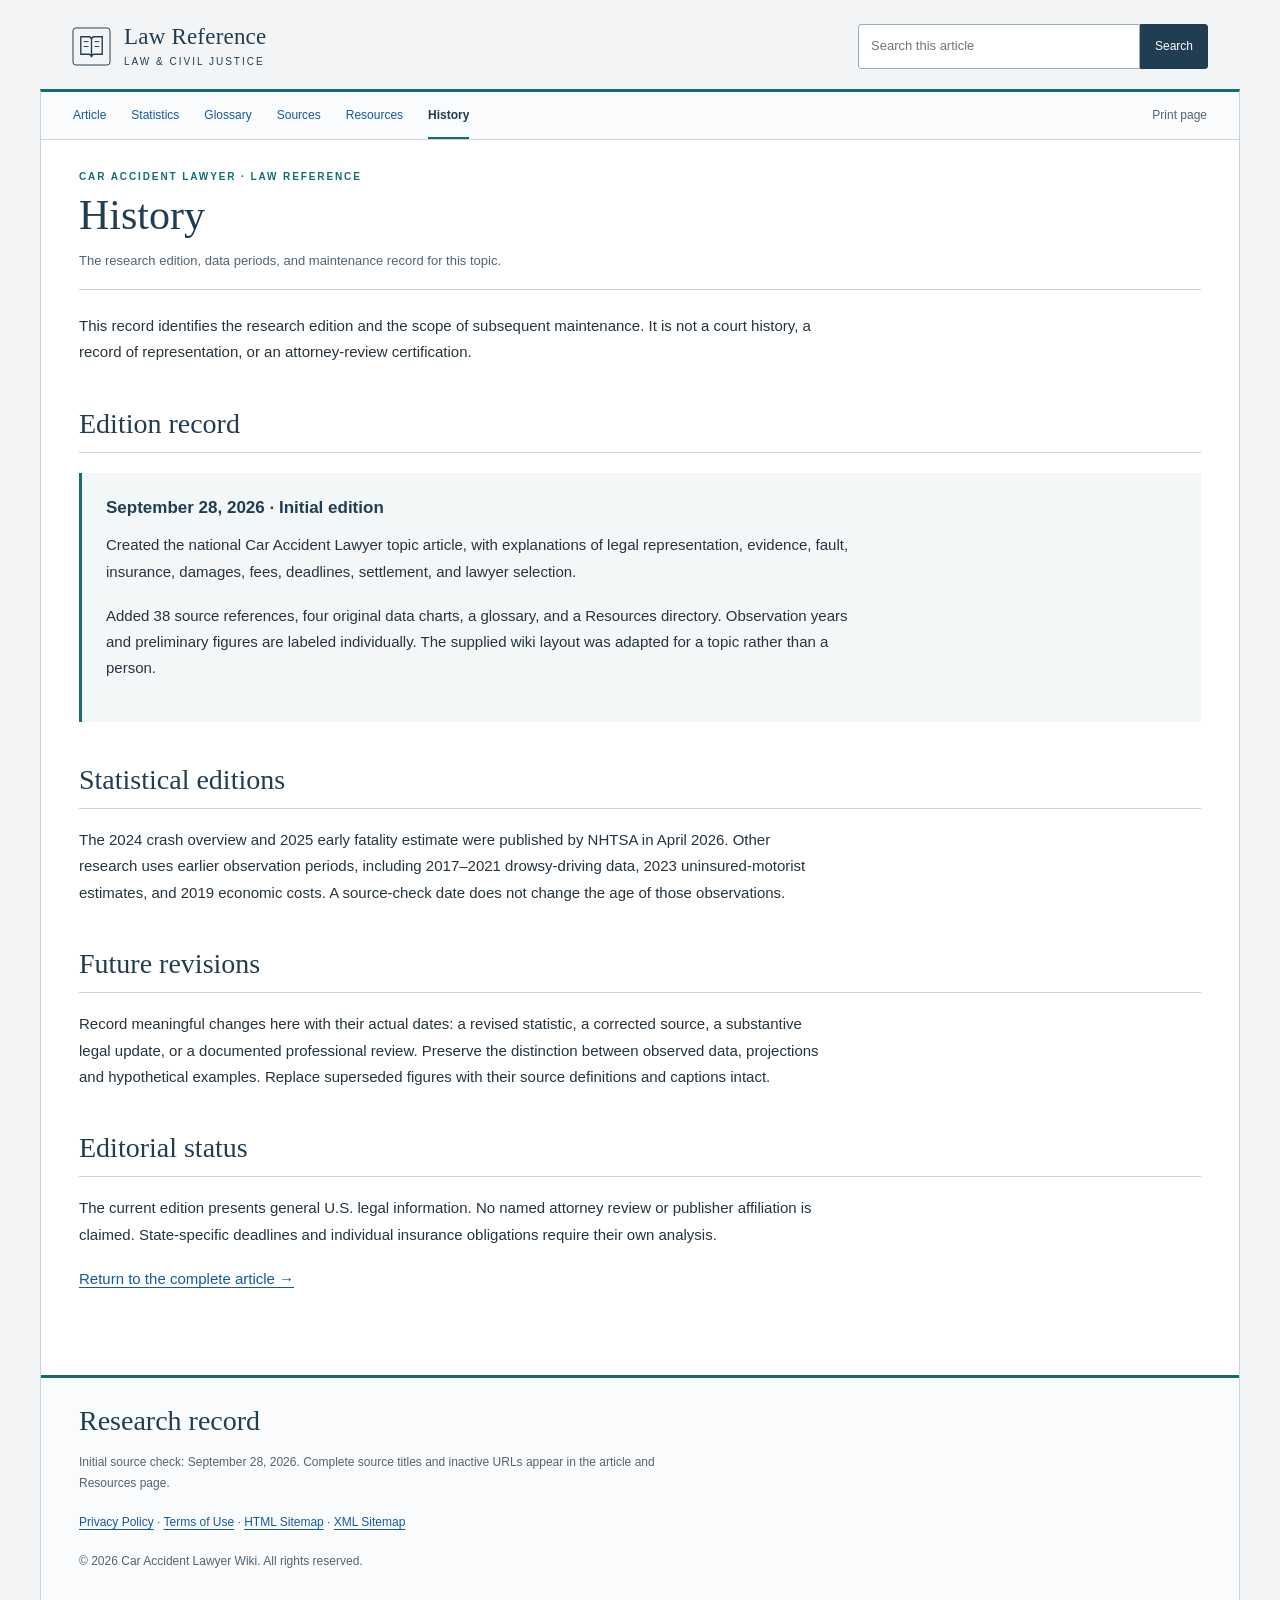
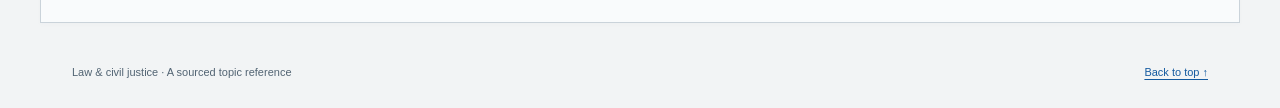
<file: history/index.html>
<!DOCTYPE html>
<html lang="en-US">
<head>
<meta charset="utf-8">
<meta name="viewport" content="width=device-width,initial-scale=1">
<meta name="robots" content="index, follow">
<title>Car Accident Lawyer Wiki: Research &amp; Revision History</title>
<meta name="description" content="Research edition, statistical periods, source maintenance and revision history for the Car Accident Lawyer Wiki legal-reference article.">
<meta name="theme-color" content="#213d52">
<link rel="canonical" href="https://caraccidentlawyer.wiki/history/">
<link rel="icon" href="/assets/favicon.svg" type="image/svg+xml">
<link rel="stylesheet" href="/assets/wiki.css">
<script type="application/ld+json">
{"@context":"https://schema.org","@graph":[{"@type":"Organization","@id":"https://caraccidentlawyer.wiki/#publisher","name":"Car Accident Lawyer Wiki","url":"https://caraccidentlawyer.wiki/"},{"@type":"WebSite","@id":"https://caraccidentlawyer.wiki/#website","url":"https://caraccidentlawyer.wiki/","name":"Car Accident Lawyer Wiki","publisher":{"@id":"https://caraccidentlawyer.wiki/#publisher"},"inLanguage":"en-US"},{"@type":"WebPage","@id":"https://caraccidentlawyer.wiki/history/#webpage","url":"https://caraccidentlawyer.wiki/history/","name":"Car Accident Lawyer Wiki: Research and Revision History","description":"Published research and revision record for Car Accident Lawyer Wiki.","isPartOf":{"@id":"https://caraccidentlawyer.wiki/#website"},"about":{"@id":"https://caraccidentlawyer.wiki/#car-accident-lawyer"},"mainEntity":{"@id":"https://caraccidentlawyer.wiki/history/#record"},"datePublished":"2026-09-28","dateModified":"2026-09-28","inLanguage":"en-US"},{"@type":"ItemList","@id":"https://caraccidentlawyer.wiki/history/#record","name":"Car Accident Lawyer Wiki edition record","numberOfItems":1,"itemListElement":[{"@type":"ListItem","position":1,"name":"September 28, 2026 initial edition","description":"Published the sourced national car accident lawyer reference with 38 source references, four original charts, a glossary and a resources directory."}]}]}
</script>
<script src="/assets/wiki.js" defer>
</script>
</head>
<body id="top">
<a class="skip" href="#article">Skip to content</a>
<header class="site-header">
<a class="identity" href="/" aria-label="Law Reference, article home">
<svg viewBox="0 0 40 40" fill="none" aria-hidden="true">
<rect x="1" y="1" width="38" height="38" rx="3" stroke="currentColor"/>
<path d="M9 10h8c2 0 3 1 3 3v18c0-2-1-3-3-3H9V10Zm22 0h-8c-2 0-3 1-3 3v18c0-2 1-3 3-3h8V10Z" stroke="currentColor" stroke-width="1.4"/>
<path d="M12 15h5m-5 5h5m6-5h5m-5 5h5" stroke="currentColor"/>
</svg>
<span class="wordmark">Law Reference<small>Law &amp; civil justice</small>
</span>
</a>
<form class="search" role="search">
<label class="sr-only" for="wiki-search">Search this article</label>
<input id="wiki-search" type="search" placeholder="Search this article" autocomplete="off" aria-controls="search-results">
<button type="submit">Search</button>
<div class="search-panel" id="search-results" hidden>
<p role="status" aria-live="polite">
</p>
<ul>
</ul>
<button type="button" class="close-search">Close results</button>
</div>
</form>
</header>
<div class="page">
<div class="toolbar">
<nav aria-label="Page navigation">
<a href="/">Article</a>
<a href="/#u-s-car-accident-statistics-and-insurance-data">Statistics</a>
<a href="/#glossary-of-car-accident-law-and-insurance-terms">Glossary</a>
<a href="/#footnotes">Sources</a>
<a href="/resources/">Resources</a>
<a href="/history/" aria-current="page">History</a>
</nav>
<button class="print" type="button">Print page</button>
</div>
<main id="article" class="support-page">
<div class="article-heading">
<div class="eyebrow">Car Accident Lawyer · Law Reference</div>
<h1>History</h1>
<p class="deck">The research edition, data periods, and maintenance record for this topic.</p>
</div>
<article>
<p>This record identifies the research edition and the scope of subsequent maintenance. It is not a court history, a record of representation, or an attorney-review certification.</p>
<h2 id="edition-record">Edition record</h2>
<div class="history-entry">
<h3>September 28, 2026 · Initial edition</h3>
<p>Created the national Car Accident Lawyer topic article, with explanations of legal representation, evidence, fault, insurance, damages, fees, deadlines, settlement, and lawyer selection.</p>
<p>Added 38 source references, four original data charts, a glossary, and a Resources directory. Observation years and preliminary figures are labeled individually. The supplied wiki layout was adapted for a topic rather than a person.</p>
</div>
<h2 id="statistical-editions">Statistical editions</h2>
<p>The 2024 crash overview and 2025 early fatality estimate were published by NHTSA in April 2026. Other research uses earlier observation periods, including 2017–2021 drowsy-driving data, 2023 uninsured-motorist estimates, and 2019 economic costs. A source-check date does not change the age of those observations.</p>
<h2 id="future-revisions">Future revisions</h2>
<p>Record meaningful changes here with their actual dates: a revised statistic, a corrected source, a substantive legal update, or a documented professional review. Preserve the distinction between observed data, projections and hypothetical examples. Replace superseded figures with their source definitions and captions intact.</p>
<h2 id="editorial-status">Editorial status</h2>
<p>The current edition presents general U.S. legal information. No named attorney review or publisher affiliation is claimed. State-specific deadlines and individual insurance obligations require their own analysis.</p>
<p>
<a href="/">Return to the complete article →</a>
</p>
</article>
</main>
<footer class="article-footer">
<h2>Research record</h2>
<p>Initial source check: September 28, 2026. Complete source titles and inactive URLs appear in the article and Resources page.</p>
<p><a href="/privacy/">Privacy Policy</a> · <a href="/terms/">Terms of Use</a> · <a href="/sitemap/">HTML Sitemap</a> · <a href="/sitemap.xml">XML Sitemap</a></p>
<p>&copy; <span data-current-year>2026</span> Car Accident Lawyer Wiki. All rights reserved.</p>
</footer>
</div>
<div class="endbar">
<p>Law &amp; civil justice · A sourced topic reference</p>
<a href="#top">Back to top ↑</a>
</div>
</body>
</html>
</file>
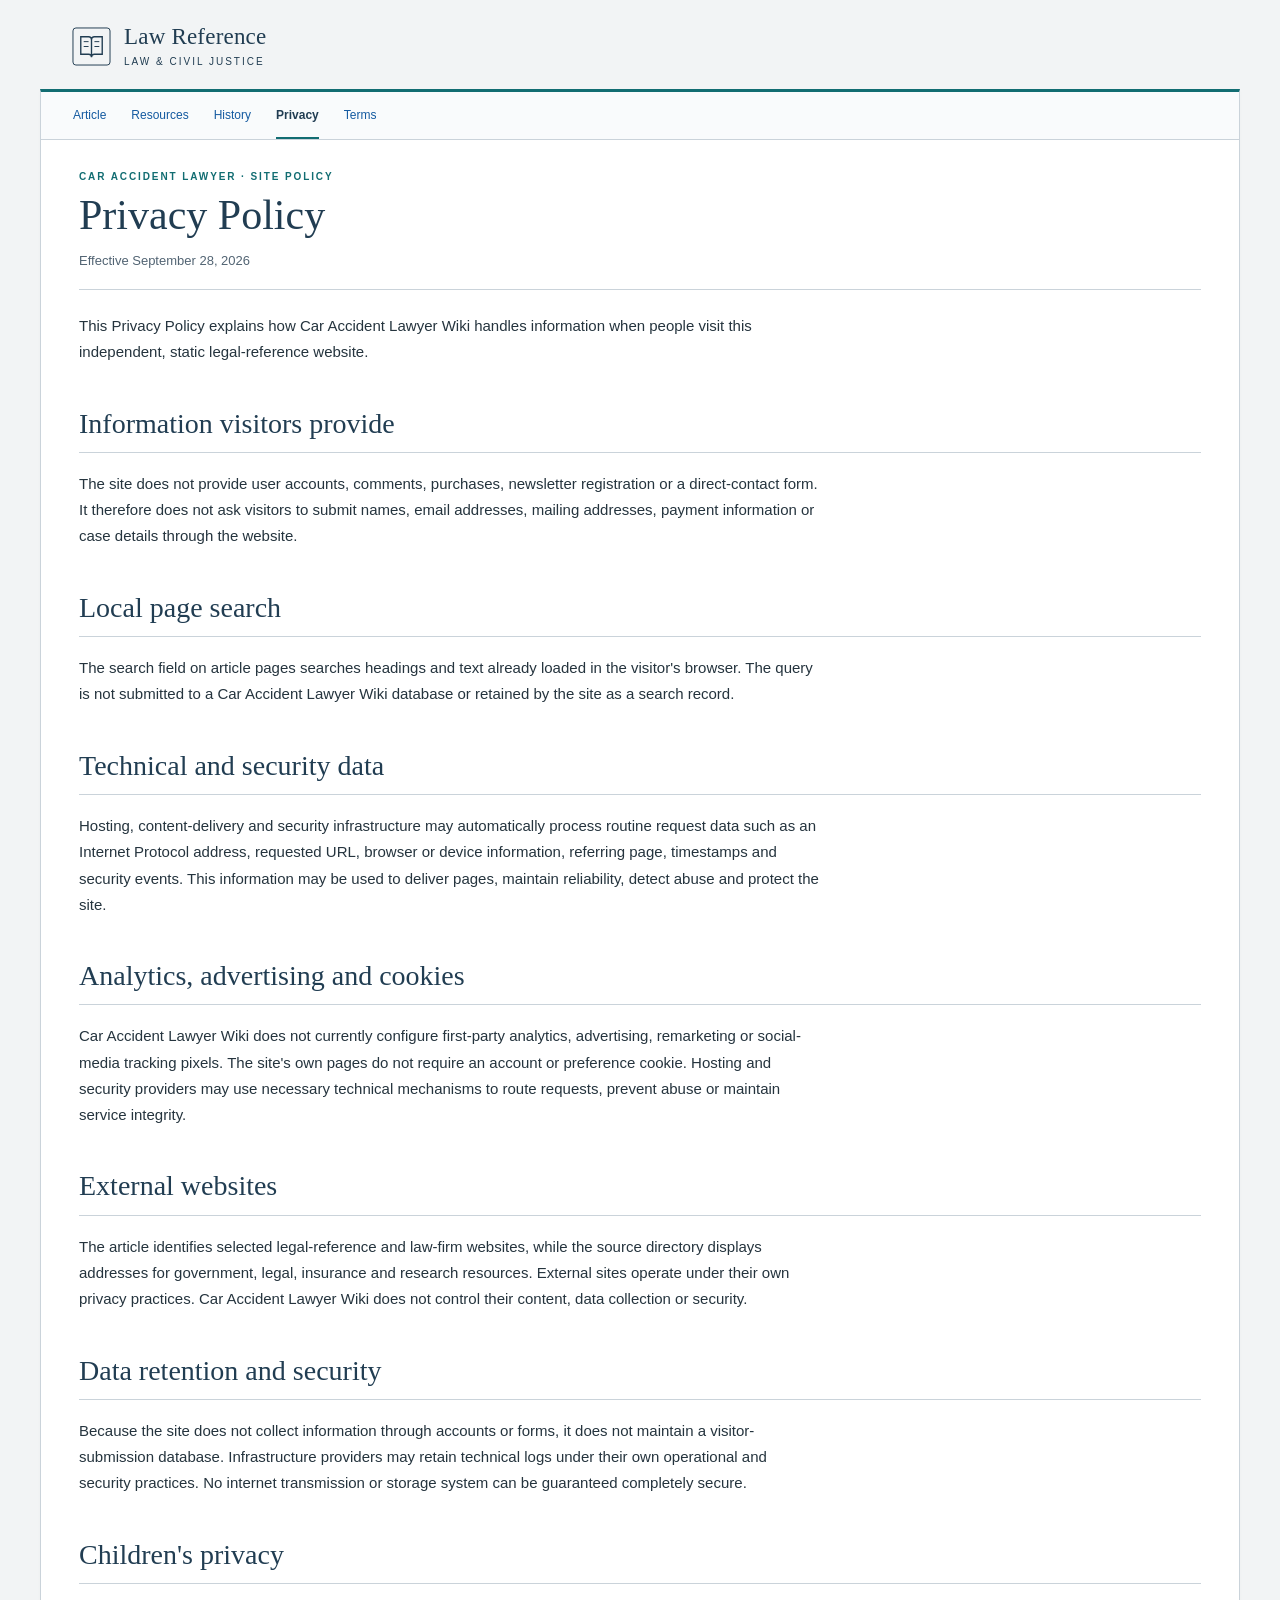
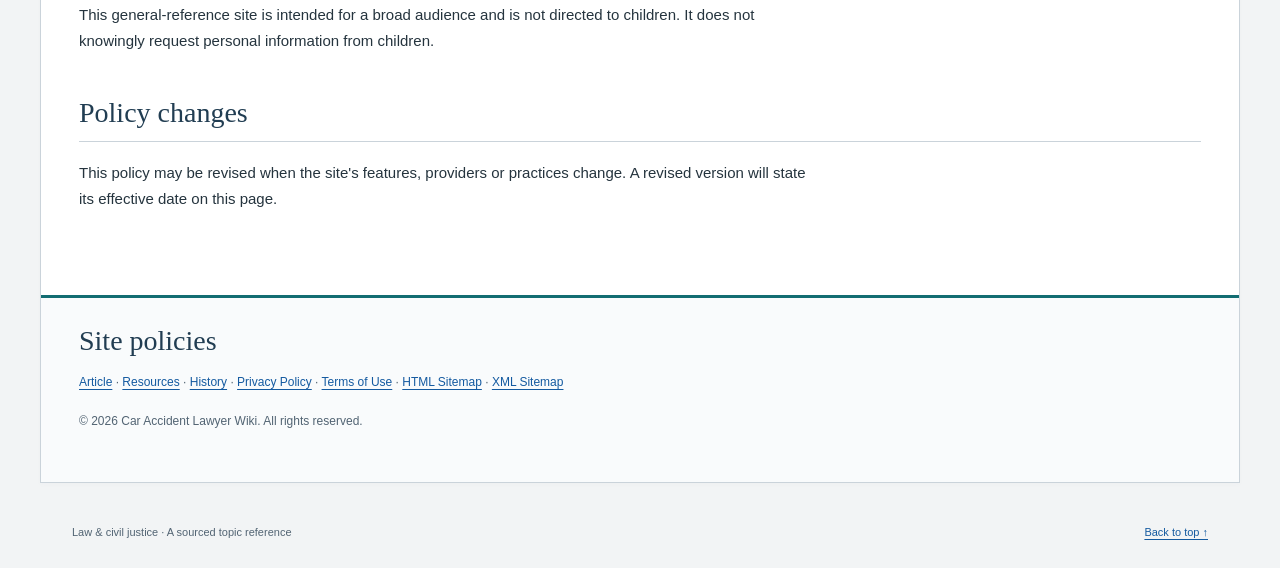
<file: privacy/index.html>
<!DOCTYPE html>
<html lang="en-US">
<head>
<meta charset="utf-8">
<meta name="viewport" content="width=device-width,initial-scale=1">
<meta name="robots" content="index, follow">
<title>Privacy Policy | Car Accident Lawyer Wiki</title>
<meta name="description" content="Privacy practices for Car Accident Lawyer Wiki, including local search, hosting logs, cookies, external links and data-security limitations.">
<meta name="theme-color" content="#213d52">
<link rel="canonical" href="https://caraccidentlawyer.wiki/privacy/">
<link rel="icon" href="/assets/favicon.svg" type="image/svg+xml">
<link rel="stylesheet" href="/assets/wiki.css">
<script src="/assets/wiki.js" defer></script>
<script type="application/ld+json">
{"@context":"https://schema.org","@graph":[{"@type":"Organization","@id":"https://caraccidentlawyer.wiki/#publisher","name":"Car Accident Lawyer Wiki","url":"https://caraccidentlawyer.wiki/"},{"@type":"WebSite","@id":"https://caraccidentlawyer.wiki/#website","url":"https://caraccidentlawyer.wiki/","name":"Car Accident Lawyer Wiki","publisher":{"@id":"https://caraccidentlawyer.wiki/#publisher"},"inLanguage":"en-US"},{"@type":"WebPage","@id":"https://caraccidentlawyer.wiki/privacy/#webpage","url":"https://caraccidentlawyer.wiki/privacy/","name":"Privacy Policy","description":"Privacy practices for Car Accident Lawyer Wiki.","isPartOf":{"@id":"https://caraccidentlawyer.wiki/#website"},"publisher":{"@id":"https://caraccidentlawyer.wiki/#publisher"},"datePublished":"2026-09-28","dateModified":"2026-09-28","inLanguage":"en-US"}]}
</script>
</head>
<body id="top">
<a class="skip" href="#article">Skip to content</a>
<header class="site-header"><a class="identity" href="/" aria-label="Car Accident Lawyer Wiki home"><svg viewBox="0 0 40 40" fill="none" aria-hidden="true"><rect x="1" y="1" width="38" height="38" rx="3" stroke="currentColor"/><path d="M9 10h8c2 0 3 1 3 3v18c0-2-1-3-3-3H9V10Zm22 0h-8c-2 0-3 1-3 3v18c0-2 1-3 3-3h8V10Z" stroke="currentColor" stroke-width="1.4"/><path d="M12 15h5m-5 5h5m6-5h5m-5 5h5" stroke="currentColor"/></svg><span class="wordmark">Law Reference<small>Law &amp; civil justice</small></span></a></header>
<div class="page">
<div class="toolbar"><nav aria-label="Page navigation"><a href="/">Article</a><a href="/resources/">Resources</a><a href="/history/">History</a><a href="/privacy/" aria-current="page">Privacy</a><a href="/terms/">Terms</a></nav></div>
<main id="article" class="support-page">
<div class="article-heading"><div class="eyebrow">Car Accident Lawyer · Site policy</div><h1>Privacy Policy</h1><p class="deck">Effective September 28, 2026</p></div>
<article>
<p>This Privacy Policy explains how Car Accident Lawyer Wiki handles information when people visit this independent, static legal-reference website.</p>
<h2 id="visitor-information">Information visitors provide</h2><p>The site does not provide user accounts, comments, purchases, newsletter registration or a direct-contact form. It therefore does not ask visitors to submit names, email addresses, mailing addresses, payment information or case details through the website.</p>
<h2 id="local-search">Local page search</h2><p>The search field on article pages searches headings and text already loaded in the visitor's browser. The query is not submitted to a Car Accident Lawyer Wiki database or retained by the site as a search record.</p>
<h2 id="technical-data">Technical and security data</h2><p>Hosting, content-delivery and security infrastructure may automatically process routine request data such as an Internet Protocol address, requested URL, browser or device information, referring page, timestamps and security events. This information may be used to deliver pages, maintain reliability, detect abuse and protect the site.</p>
<h2 id="cookies">Analytics, advertising and cookies</h2><p>Car Accident Lawyer Wiki does not currently configure first-party analytics, advertising, remarketing or social-media tracking pixels. The site's own pages do not require an account or preference cookie. Hosting and security providers may use necessary technical mechanisms to route requests, prevent abuse or maintain service integrity.</p>
<h2 id="external-sites">External websites</h2><p>The article identifies selected legal-reference and law-firm websites, while the source directory displays addresses for government, legal, insurance and research resources. External sites operate under their own privacy practices. Car Accident Lawyer Wiki does not control their content, data collection or security.</p>
<h2 id="retention">Data retention and security</h2><p>Because the site does not collect information through accounts or forms, it does not maintain a visitor-submission database. Infrastructure providers may retain technical logs under their own operational and security practices. No internet transmission or storage system can be guaranteed completely secure.</p>
<h2 id="children">Children's privacy</h2><p>This general-reference site is intended for a broad audience and is not directed to children. It does not knowingly request personal information from children.</p>
<h2 id="changes">Policy changes</h2><p>This policy may be revised when the site's features, providers or practices change. A revised version will state its effective date on this page.</p>
</article>
</main>
<footer class="article-footer"><h2>Site policies</h2><p><a href="/">Article</a> · <a href="/resources/">Resources</a> · <a href="/history/">History</a> · <a href="/privacy/">Privacy Policy</a> · <a href="/terms/">Terms of Use</a> · <a href="/sitemap/">HTML Sitemap</a> · <a href="/sitemap.xml">XML Sitemap</a></p><p>&copy; <span data-current-year>2026</span> Car Accident Lawyer Wiki. All rights reserved.</p></footer>
</div>
<div class="endbar"><p>Law &amp; civil justice · A sourced topic reference</p><a href="#top">Back to top ↑</a></div>
</body>
</html>
</file>
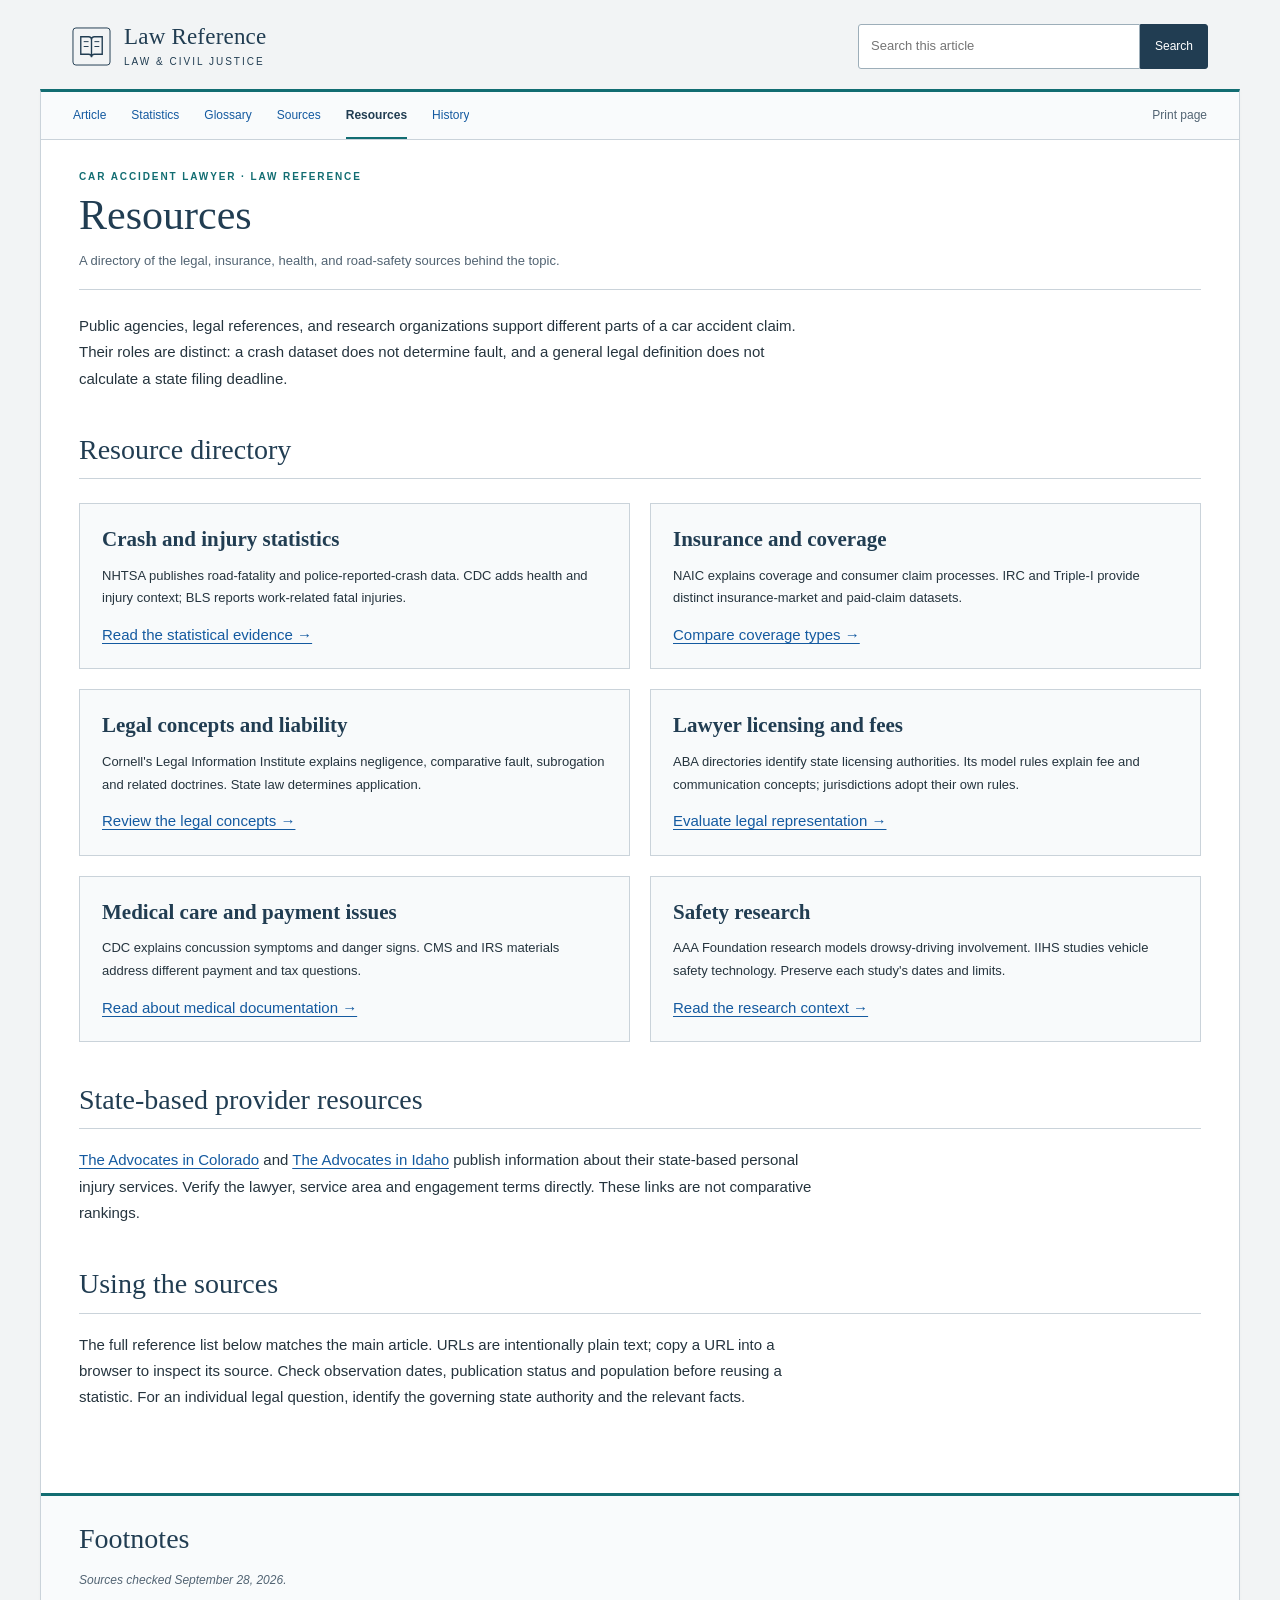
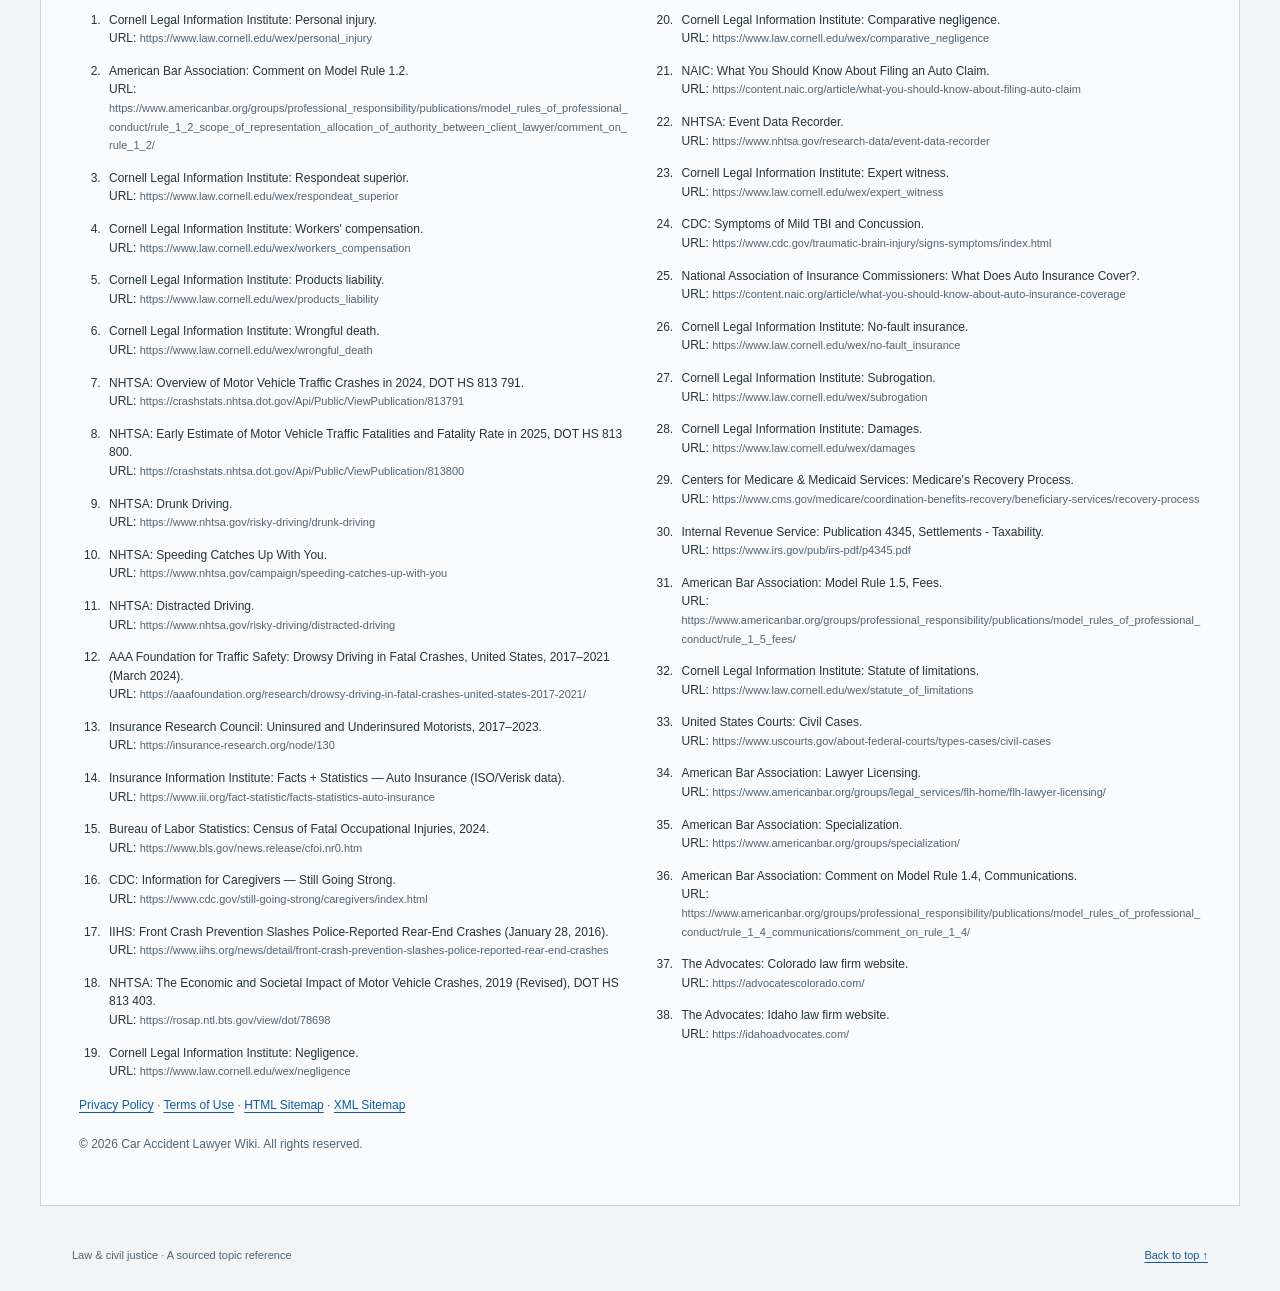
<file: resources/index.html>
<!DOCTYPE html>
<html lang="en-US">
<head>
<meta charset="utf-8">
<meta name="viewport" content="width=device-width,initial-scale=1">
<meta name="robots" content="index, follow">
<title>Car Accident Law Resources: Claims, Insurance &amp; Safety</title>
<meta name="description" content="Legal, insurance, health and road-safety resources supporting the Car Accident Lawyer Wiki guide to collision claims, fault, evidence and damages.">
<meta name="theme-color" content="#213d52">
<link rel="canonical" href="https://caraccidentlawyer.wiki/resources/">
<link rel="icon" href="/assets/favicon.svg" type="image/svg+xml">
<link rel="stylesheet" href="/assets/wiki.css">
<script type="application/ld+json">
{"@context":"https://schema.org","@graph":[{"@type":"Organization","@id":"https://caraccidentlawyer.wiki/#publisher","name":"Car Accident Lawyer Wiki","url":"https://caraccidentlawyer.wiki/"},{"@type":"WebSite","@id":"https://caraccidentlawyer.wiki/#website","url":"https://caraccidentlawyer.wiki/","name":"Car Accident Lawyer Wiki","publisher":{"@id":"https://caraccidentlawyer.wiki/#publisher"},"inLanguage":"en-US"},{"@type":"CollectionPage","@id":"https://caraccidentlawyer.wiki/resources/#webpage","url":"https://caraccidentlawyer.wiki/resources/","name":"Car Accident Law Resources: Claims, Insurance & Safety","description":"Legal, insurance, health and road-safety resources supporting the Car Accident Lawyer Wiki guide.","isPartOf":{"@id":"https://caraccidentlawyer.wiki/#website"},"about":{"@id":"https://caraccidentlawyer.wiki/#car-accident-lawyer"},"mainEntity":{"@id":"https://caraccidentlawyer.wiki/resources/#directory"},"datePublished":"2026-09-28","dateModified":"2026-09-28","inLanguage":"en-US"},{"@type":"ItemList","@id":"https://caraccidentlawyer.wiki/resources/#directory","name":"Car accident law resource categories","numberOfItems":6,"itemListElement":[{"@type":"ListItem","position":1,"name":"Crash and injury statistics"},{"@type":"ListItem","position":2,"name":"Insurance and coverage"},{"@type":"ListItem","position":3,"name":"Legal concepts and liability"},{"@type":"ListItem","position":4,"name":"Lawyer licensing and fees"},{"@type":"ListItem","position":5,"name":"Medical care and payment issues"},{"@type":"ListItem","position":6,"name":"Safety research"}]}]}
</script>
<script src="/assets/wiki.js" defer>
</script>
</head>
<body id="top">
<a class="skip" href="#article">Skip to content</a>
<header class="site-header">
<a class="identity" href="/" aria-label="Law Reference, article home">
<svg viewBox="0 0 40 40" fill="none" aria-hidden="true">
<rect x="1" y="1" width="38" height="38" rx="3" stroke="currentColor"/>
<path d="M9 10h8c2 0 3 1 3 3v18c0-2-1-3-3-3H9V10Zm22 0h-8c-2 0-3 1-3 3v18c0-2 1-3 3-3h8V10Z" stroke="currentColor" stroke-width="1.4"/>
<path d="M12 15h5m-5 5h5m6-5h5m-5 5h5" stroke="currentColor"/>
</svg>
<span class="wordmark">Law Reference<small>Law &amp; civil justice</small>
</span>
</a>
<form class="search" role="search">
<label class="sr-only" for="wiki-search">Search this article</label>
<input id="wiki-search" type="search" placeholder="Search this article" autocomplete="off" aria-controls="search-results">
<button type="submit">Search</button>
<div class="search-panel" id="search-results" hidden>
<p role="status" aria-live="polite">
</p>
<ul>
</ul>
<button type="button" class="close-search">Close results</button>
</div>
</form>
</header>
<div class="page">
<div class="toolbar">
<nav aria-label="Page navigation">
<a href="/">Article</a>
<a href="/#u-s-car-accident-statistics-and-insurance-data">Statistics</a>
<a href="/#glossary-of-car-accident-law-and-insurance-terms">Glossary</a>
<a href="/#footnotes">Sources</a>
<a href="/resources/" aria-current="page">Resources</a>
<a href="/history/">History</a>
</nav>
<button class="print" type="button">Print page</button>
</div>
<main id="article" class="support-page">
<div class="article-heading">
<div class="eyebrow">Car Accident Lawyer · Law Reference</div>
<h1>Resources</h1>
<p class="deck">A directory of the legal, insurance, health, and road-safety sources behind the topic.</p>
</div>
<article>
<p>Public agencies, legal references, and research organizations support different parts of a car accident claim. Their roles are distinct: a crash dataset does not determine fault, and a general legal definition does not calculate a state filing deadline.</p>
<h2 id="resource-directory">Resource directory</h2>
<div class="directory">
<section>
<h3>Crash and injury statistics</h3>
<p>NHTSA publishes road-fatality and police-reported-crash data. CDC adds health and injury context; BLS reports work-related fatal injuries.</p>
<a href="/#u-s-car-accident-statistics-and-insurance-data">Read the statistical evidence →</a>
</section>
<section>
<h3>Insurance and coverage</h3>
<p>NAIC explains coverage and consumer claim processes. IRC and Triple-I provide distinct insurance-market and paid-claim datasets.</p>
<a href="/#insurance-coverage-and-the-claims-process">Compare coverage types →</a>
</section>
<section>
<h3>Legal concepts and liability</h3>
<p>Cornell's Legal Information Institute explains negligence, comparative fault, subrogation and related doctrines. State law determines application.</p>
<a href="/#fault-negligence-and-legal-liability">Review the legal concepts →</a>
</section>
<section>
<h3>Lawyer licensing and fees</h3>
<p>ABA directories identify state licensing authorities. Its model rules explain fee and communication concepts; jurisdictions adopt their own rules.</p>
<a href="/#how-to-choose-a-car-accident-lawyer">Evaluate legal representation →</a>
</section>
<section>
<h3>Medical care and payment issues</h3>
<p>CDC explains concussion symptoms and danger signs. CMS and IRS materials address different payment and tax questions.</p>
<a href="/#injuries-medical-records-and-recovery">Read about medical documentation →</a>
</section>
<section>
<h3>Safety research</h3>
<p>AAA Foundation research models drowsy-driving involvement. IIHS studies vehicle safety technology. Preserve each study's dates and limits.</p>
<a href="/#drowsy-driving-and-limitations-of-police-reporting">Read the research context →</a>
</section>
</div>
<h2 id="state-based-provider-resources">State-based provider resources</h2>
<p>
<a href="https://advocatescolorado.com/">The Advocates in Colorado</a> and <a href="https://idahoadvocates.com/">The Advocates in Idaho</a> publish information about their state-based personal injury services. Verify the lawyer, service area and engagement terms directly. These links are not comparative rankings.</p>
<h2 id="using-the-sources">Using the sources</h2>
<p>The full reference list below matches the main article. URLs are intentionally plain text; copy a URL into a browser to inspect its source. Check observation dates, publication status and population before reusing a statistic. For an individual legal question, identify the governing state authority and the relevant facts.</p>
</article>
</main>
<footer class="article-footer">
<h2 id="footnotes">Footnotes</h2>
<p>
<em>Sources checked September 28, 2026.</em>
</p>
<ol>
<li>
<p>Cornell Legal Information Institute: Personal injury.<br>URL: <code>https://www.law.cornell.edu/wex/personal_injury</code>
</p>
</li>
<li>
<p>American Bar Association: Comment on Model Rule 1.2.<br>URL: <code>https://www.americanbar.org/groups/professional_responsibility/publications/model_rules_of_professional_conduct/rule_1_2_scope_of_representation_allocation_of_authority_between_client_lawyer/comment_on_rule_1_2/</code>
</p>
</li>
<li>
<p>Cornell Legal Information Institute: Respondeat superior.<br>URL: <code>https://www.law.cornell.edu/wex/respondeat_superior</code>
</p>
</li>
<li>
<p>Cornell Legal Information Institute: Workers&#39; compensation.<br>URL: <code>https://www.law.cornell.edu/wex/workers_compensation</code>
</p>
</li>
<li>
<p>Cornell Legal Information Institute: Products liability.<br>URL: <code>https://www.law.cornell.edu/wex/products_liability</code>
</p>
</li>
<li>
<p>Cornell Legal Information Institute: Wrongful death.<br>URL: <code>https://www.law.cornell.edu/wex/wrongful_death</code>
</p>
</li>
<li>
<p>NHTSA: Overview of Motor Vehicle Traffic Crashes in 2024, DOT HS 813 791.<br>URL: <code>https://crashstats.nhtsa.dot.gov/Api/Public/ViewPublication/813791</code>
</p>
</li>
<li>
<p>NHTSA: Early Estimate of Motor Vehicle Traffic Fatalities and Fatality Rate in 2025, DOT HS 813 800.<br>URL: <code>https://crashstats.nhtsa.dot.gov/Api/Public/ViewPublication/813800</code>
</p>
</li>
<li>
<p>NHTSA: Drunk Driving.<br>URL: <code>https://www.nhtsa.gov/risky-driving/drunk-driving</code>
</p>
</li>
<li>
<p>NHTSA: Speeding Catches Up With You.<br>URL: <code>https://www.nhtsa.gov/campaign/speeding-catches-up-with-you</code>
</p>
</li>
<li>
<p>NHTSA: Distracted Driving.<br>URL: <code>https://www.nhtsa.gov/risky-driving/distracted-driving</code>
</p>
</li>
<li>
<p>AAA Foundation for Traffic Safety: Drowsy Driving in Fatal Crashes, United States, 2017–2021 (March 2024).<br>URL: <code>https://aaafoundation.org/research/drowsy-driving-in-fatal-crashes-united-states-2017-2021/</code>
</p>
</li>
<li>
<p>Insurance Research Council: Uninsured and Underinsured Motorists, 2017–2023.<br>URL: <code>https://insurance-research.org/node/130</code>
</p>
</li>
<li>
<p>Insurance Information Institute: Facts + Statistics — Auto Insurance (ISO/Verisk data).<br>URL: <code>https://www.iii.org/fact-statistic/facts-statistics-auto-insurance</code>
</p>
</li>
<li>
<p>Bureau of Labor Statistics: Census of Fatal Occupational Injuries, 2024.<br>URL: <code>https://www.bls.gov/news.release/cfoi.nr0.htm</code>
</p>
</li>
<li>
<p>CDC: Information for Caregivers — Still Going Strong.<br>URL: <code>https://www.cdc.gov/still-going-strong/caregivers/index.html</code>
</p>
</li>
<li>
<p>IIHS: Front Crash Prevention Slashes Police-Reported Rear-End Crashes (January 28, 2016).<br>URL: <code>https://www.iihs.org/news/detail/front-crash-prevention-slashes-police-reported-rear-end-crashes</code>
</p>
</li>
<li>
<p>NHTSA: The Economic and Societal Impact of Motor Vehicle Crashes, 2019 (Revised), DOT HS 813 403.<br>URL: <code>https://rosap.ntl.bts.gov/view/dot/78698</code>
</p>
</li>
<li>
<p>Cornell Legal Information Institute: Negligence.<br>URL: <code>https://www.law.cornell.edu/wex/negligence</code>
</p>
</li>
<li>
<p>Cornell Legal Information Institute: Comparative negligence.<br>URL: <code>https://www.law.cornell.edu/wex/comparative_negligence</code>
</p>
</li>
<li>
<p>NAIC: What You Should Know About Filing an Auto Claim.<br>URL: <code>https://content.naic.org/article/what-you-should-know-about-filing-auto-claim</code>
</p>
</li>
<li>
<p>NHTSA: Event Data Recorder.<br>URL: <code>https://www.nhtsa.gov/research-data/event-data-recorder</code>
</p>
</li>
<li>
<p>Cornell Legal Information Institute: Expert witness.<br>URL: <code>https://www.law.cornell.edu/wex/expert_witness</code>
</p>
</li>
<li>
<p>CDC: Symptoms of Mild TBI and Concussion.<br>URL: <code>https://www.cdc.gov/traumatic-brain-injury/signs-symptoms/index.html</code>
</p>
</li>
<li>
<p>National Association of Insurance Commissioners: What Does Auto Insurance Cover?.<br>URL: <code>https://content.naic.org/article/what-you-should-know-about-auto-insurance-coverage</code>
</p>
</li>
<li>
<p>Cornell Legal Information Institute: No-fault insurance.<br>URL: <code>https://www.law.cornell.edu/wex/no-fault_insurance</code>
</p>
</li>
<li>
<p>Cornell Legal Information Institute: Subrogation.<br>URL: <code>https://www.law.cornell.edu/wex/subrogation</code>
</p>
</li>
<li>
<p>Cornell Legal Information Institute: Damages.<br>URL: <code>https://www.law.cornell.edu/wex/damages</code>
</p>
</li>
<li>
<p>Centers for Medicare &amp; Medicaid Services: Medicare&#39;s Recovery Process.<br>URL: <code>https://www.cms.gov/medicare/coordination-benefits-recovery/beneficiary-services/recovery-process</code>
</p>
</li>
<li>
<p>Internal Revenue Service: Publication 4345, Settlements - Taxability.<br>URL: <code>https://www.irs.gov/pub/irs-pdf/p4345.pdf</code>
</p>
</li>
<li>
<p>American Bar Association: Model Rule 1.5, Fees.<br>URL: <code>https://www.americanbar.org/groups/professional_responsibility/publications/model_rules_of_professional_conduct/rule_1_5_fees/</code>
</p>
</li>
<li>
<p>Cornell Legal Information Institute: Statute of limitations.<br>URL: <code>https://www.law.cornell.edu/wex/statute_of_limitations</code>
</p>
</li>
<li>
<p>United States Courts: Civil Cases.<br>URL: <code>https://www.uscourts.gov/about-federal-courts/types-cases/civil-cases</code>
</p>
</li>
<li>
<p>American Bar Association: Lawyer Licensing.<br>URL: <code>https://www.americanbar.org/groups/legal_services/flh-home/flh-lawyer-licensing/</code>
</p>
</li>
<li>
<p>American Bar Association: Specialization.<br>URL: <code>https://www.americanbar.org/groups/specialization/</code>
</p>
</li>
<li>
<p>American Bar Association: Comment on Model Rule 1.4, Communications.<br>URL: <code>https://www.americanbar.org/groups/professional_responsibility/publications/model_rules_of_professional_conduct/rule_1_4_communications/comment_on_rule_1_4/</code>
</p>
</li>
<li>
<p>The Advocates: Colorado law firm website.<br>URL: <code>https://advocatescolorado.com/</code>
</p>
</li>
<li>
<p>The Advocates: Idaho law firm website.<br>URL: <code>https://idahoadvocates.com/</code>
</p>
</li>
</ol>
<p><a href="/privacy/">Privacy Policy</a> · <a href="/terms/">Terms of Use</a> · <a href="/sitemap/">HTML Sitemap</a> · <a href="/sitemap.xml">XML Sitemap</a></p>
<p>&copy; <span data-current-year>2026</span> Car Accident Lawyer Wiki. All rights reserved.</p>
</footer>
</div>
<div class="endbar">
<p>Law &amp; civil justice · A sourced topic reference</p>
<a href="#top">Back to top ↑</a>
</div>
</body>
</html>
</file>
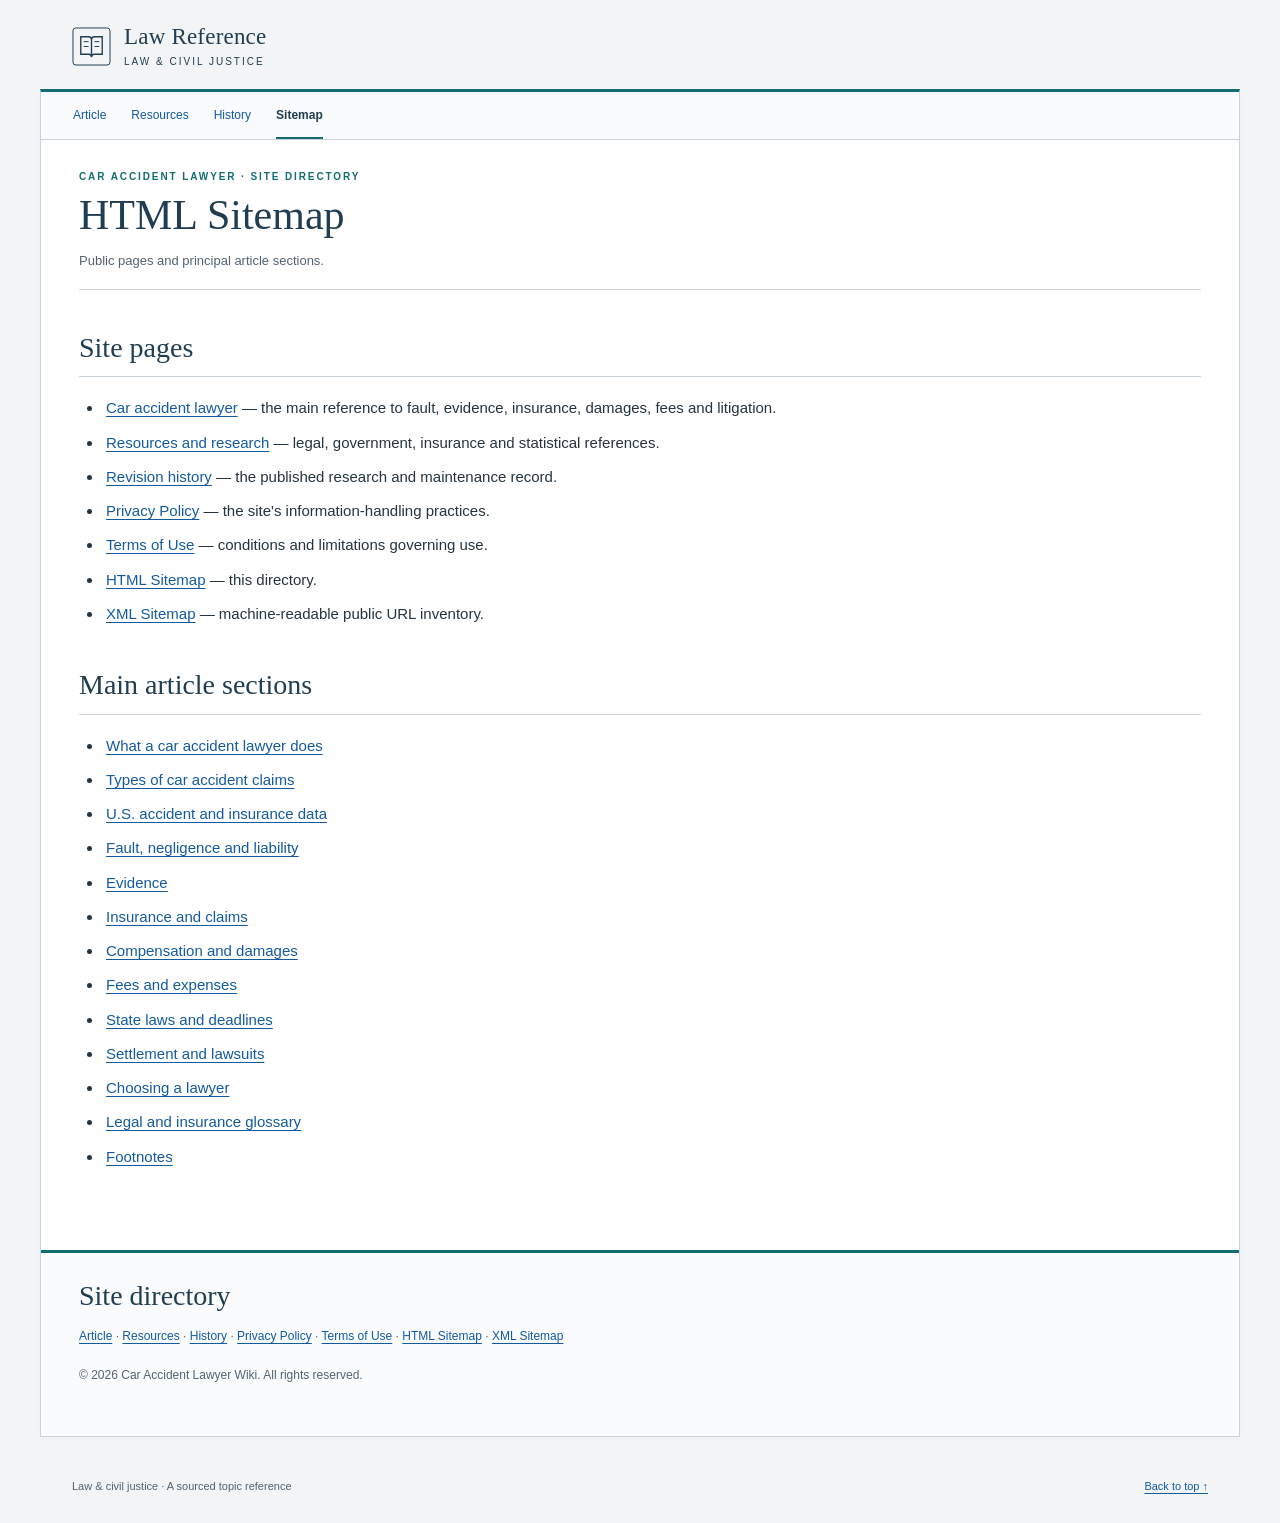
<file: sitemap/index.html>
<!DOCTYPE html>
<html lang="en-US">
<head>
<meta charset="utf-8">
<meta name="viewport" content="width=device-width,initial-scale=1">
<meta name="robots" content="index, follow">
<title>HTML Sitemap | Car Accident Lawyer Wiki</title>
<meta name="description" content="Browse every public page and principal article section on Car Accident Lawyer Wiki, including resources, history, privacy and terms.">
<meta name="theme-color" content="#213d52">
<link rel="canonical" href="https://caraccidentlawyer.wiki/sitemap/">
<link rel="icon" href="/assets/favicon.svg" type="image/svg+xml">
<link rel="stylesheet" href="/assets/wiki.css">
<script src="/assets/wiki.js" defer></script>
<script type="application/ld+json">
{"@context":"https://schema.org","@graph":[{"@type":"Organization","@id":"https://caraccidentlawyer.wiki/#publisher","name":"Car Accident Lawyer Wiki","url":"https://caraccidentlawyer.wiki/"},{"@type":"WebSite","@id":"https://caraccidentlawyer.wiki/#website","url":"https://caraccidentlawyer.wiki/","name":"Car Accident Lawyer Wiki","publisher":{"@id":"https://caraccidentlawyer.wiki/#publisher"},"inLanguage":"en-US"},{"@type":"CollectionPage","@id":"https://caraccidentlawyer.wiki/sitemap/#webpage","url":"https://caraccidentlawyer.wiki/sitemap/","name":"HTML Sitemap","description":"Directory of public pages and principal article sections on Car Accident Lawyer Wiki.","isPartOf":{"@id":"https://caraccidentlawyer.wiki/#website"},"publisher":{"@id":"https://caraccidentlawyer.wiki/#publisher"},"mainEntity":{"@id":"https://caraccidentlawyer.wiki/sitemap/#pages"},"datePublished":"2026-09-28","dateModified":"2026-09-28","inLanguage":"en-US"},{"@type":"ItemList","@id":"https://caraccidentlawyer.wiki/sitemap/#pages","name":"Car Accident Lawyer Wiki public pages","numberOfItems":6,"itemListElement":[{"@type":"ListItem","position":1,"name":"Car accident lawyer","url":"https://caraccidentlawyer.wiki/"},{"@type":"ListItem","position":2,"name":"Resources and research","url":"https://caraccidentlawyer.wiki/resources/"},{"@type":"ListItem","position":3,"name":"Revision history","url":"https://caraccidentlawyer.wiki/history/"},{"@type":"ListItem","position":4,"name":"Privacy Policy","url":"https://caraccidentlawyer.wiki/privacy/"},{"@type":"ListItem","position":5,"name":"Terms of Use","url":"https://caraccidentlawyer.wiki/terms/"},{"@type":"ListItem","position":6,"name":"HTML Sitemap","url":"https://caraccidentlawyer.wiki/sitemap/"}]}]}
</script>
</head>
<body id="top">
<a class="skip" href="#article">Skip to content</a>
<header class="site-header"><a class="identity" href="/" aria-label="Car Accident Lawyer Wiki home"><svg viewBox="0 0 40 40" fill="none" aria-hidden="true"><rect x="1" y="1" width="38" height="38" rx="3" stroke="currentColor"/><path d="M9 10h8c2 0 3 1 3 3v18c0-2-1-3-3-3H9V10Zm22 0h-8c-2 0-3 1-3 3v18c0-2 1-3 3-3h8V10Z" stroke="currentColor" stroke-width="1.4"/><path d="M12 15h5m-5 5h5m6-5h5m-5 5h5" stroke="currentColor"/></svg><span class="wordmark">Law Reference<small>Law &amp; civil justice</small></span></a></header>
<div class="page">
<div class="toolbar"><nav aria-label="Page navigation"><a href="/">Article</a><a href="/resources/">Resources</a><a href="/history/">History</a><a href="/sitemap/" aria-current="page">Sitemap</a></nav></div>
<main id="article" class="support-page">
<div class="article-heading"><div class="eyebrow">Car Accident Lawyer · Site directory</div><h1>HTML Sitemap</h1><p class="deck">Public pages and principal article sections.</p></div>
<article>
<h2 id="site-pages">Site pages</h2>
<ul><li><a href="/">Car accident lawyer</a> — the main reference to fault, evidence, insurance, damages, fees and litigation.</li><li><a href="/resources/">Resources and research</a> — legal, government, insurance and statistical references.</li><li><a href="/history/">Revision history</a> — the published research and maintenance record.</li><li><a href="/privacy/">Privacy Policy</a> — the site's information-handling practices.</li><li><a href="/terms/">Terms of Use</a> — conditions and limitations governing use.</li><li><a href="/sitemap/">HTML Sitemap</a> — this directory.</li><li><a href="/sitemap.xml">XML Sitemap</a> — machine-readable public URL inventory.</li></ul>
<h2 id="article-sections">Main article sections</h2>
<ul><li><a href="/#what-a-car-accident-lawyer-does">What a car accident lawyer does</a></li><li><a href="/#types-of-car-accident-claims">Types of car accident claims</a></li><li><a href="/#u-s-car-accident-statistics-and-insurance-data">U.S. accident and insurance data</a></li><li><a href="/#fault-negligence-and-legal-liability">Fault, negligence and liability</a></li><li><a href="/#evidence-in-a-car-accident-claim">Evidence</a></li><li><a href="/#insurance-coverage-and-the-claims-process">Insurance and claims</a></li><li><a href="/#compensation-damages-and-settlement-value">Compensation and damages</a></li><li><a href="/#contingency-fees-and-case-expenses">Fees and expenses</a></li><li><a href="/#state-laws-and-filing-deadlines">State laws and deadlines</a></li><li><a href="/#settlement-negotiations-and-car-accident-lawsuits">Settlement and lawsuits</a></li><li><a href="/#how-to-choose-a-car-accident-lawyer">Choosing a lawyer</a></li><li><a href="/#glossary-of-car-accident-law-and-insurance-terms">Legal and insurance glossary</a></li><li><a href="/#footnotes">Footnotes</a></li></ul>
</article>
</main>
<footer class="article-footer"><h2>Site directory</h2><p><a href="/">Article</a> · <a href="/resources/">Resources</a> · <a href="/history/">History</a> · <a href="/privacy/">Privacy Policy</a> · <a href="/terms/">Terms of Use</a> · <a href="/sitemap/">HTML Sitemap</a> · <a href="/sitemap.xml">XML Sitemap</a></p><p>&copy; <span data-current-year>2026</span> Car Accident Lawyer Wiki. All rights reserved.</p></footer>
</div>
<div class="endbar"><p>Law &amp; civil justice · A sourced topic reference</p><a href="#top">Back to top ↑</a></div>
</body>
</html>
</file>
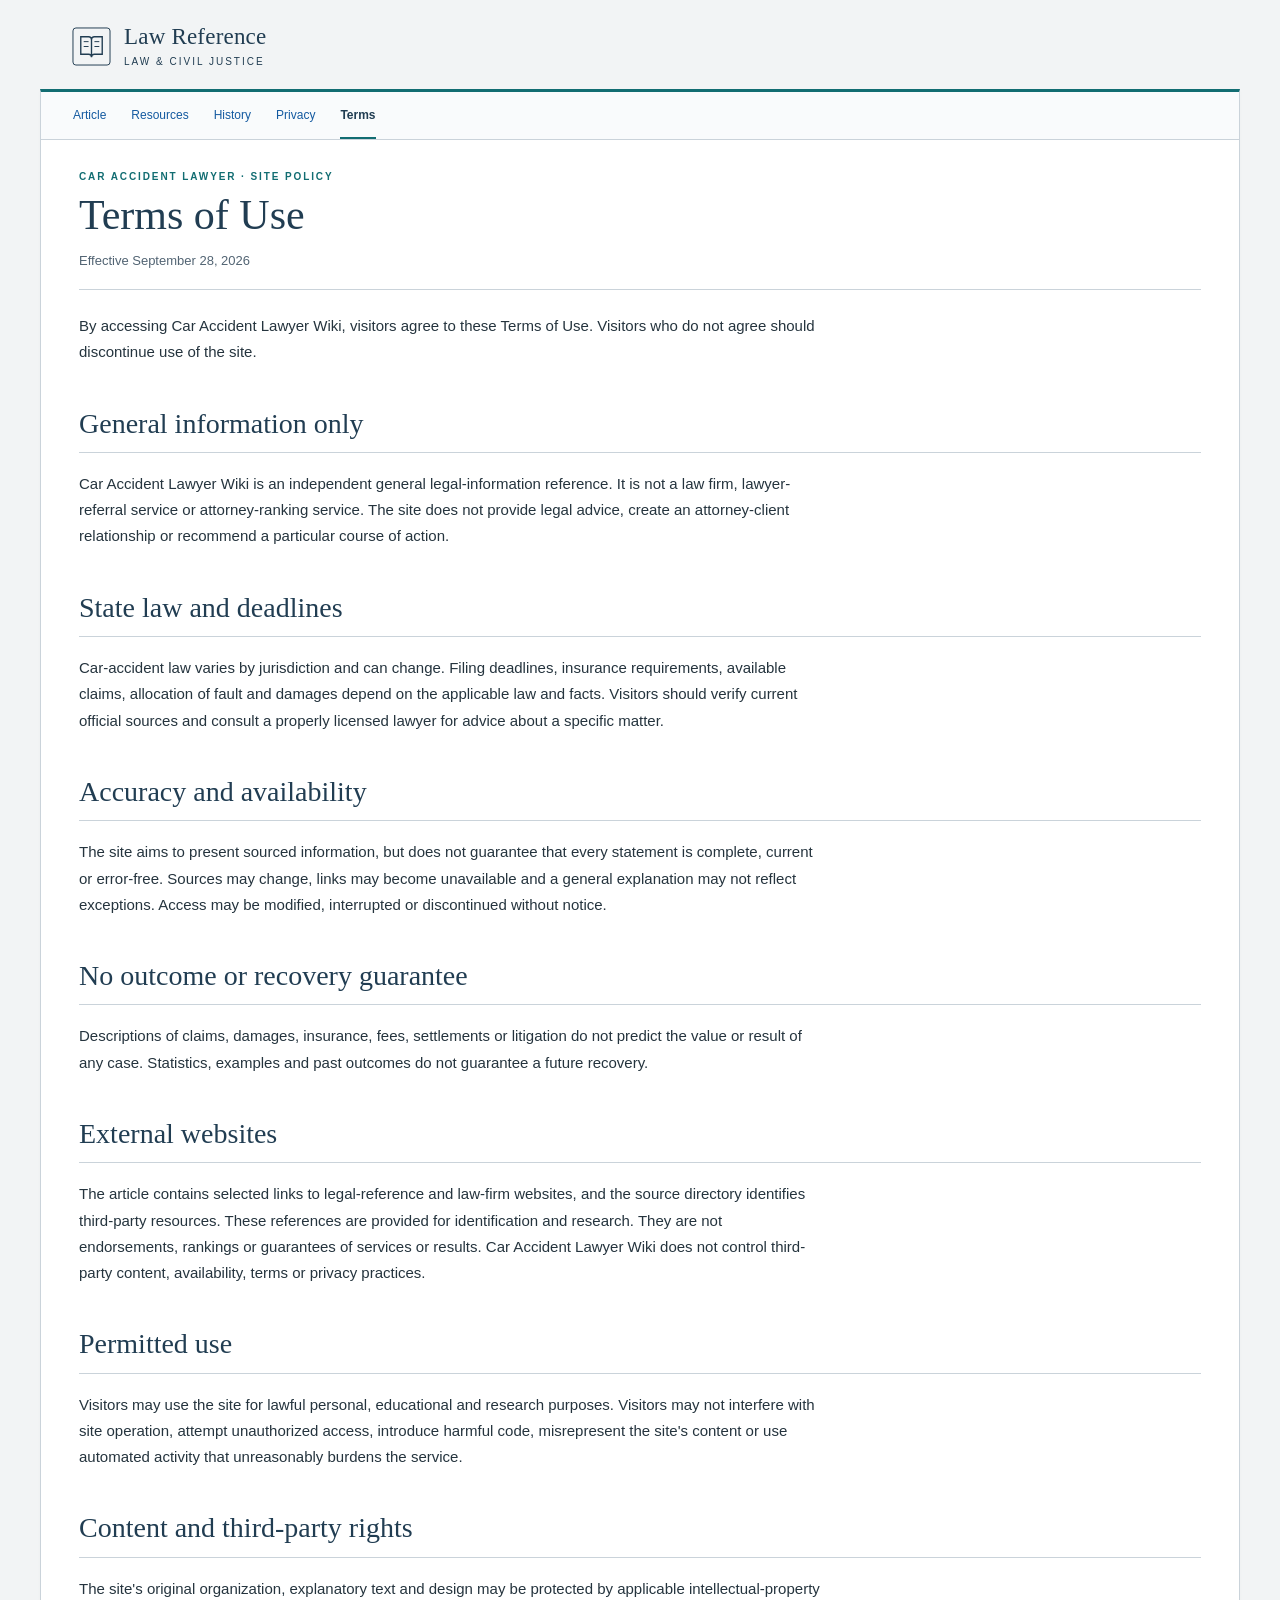
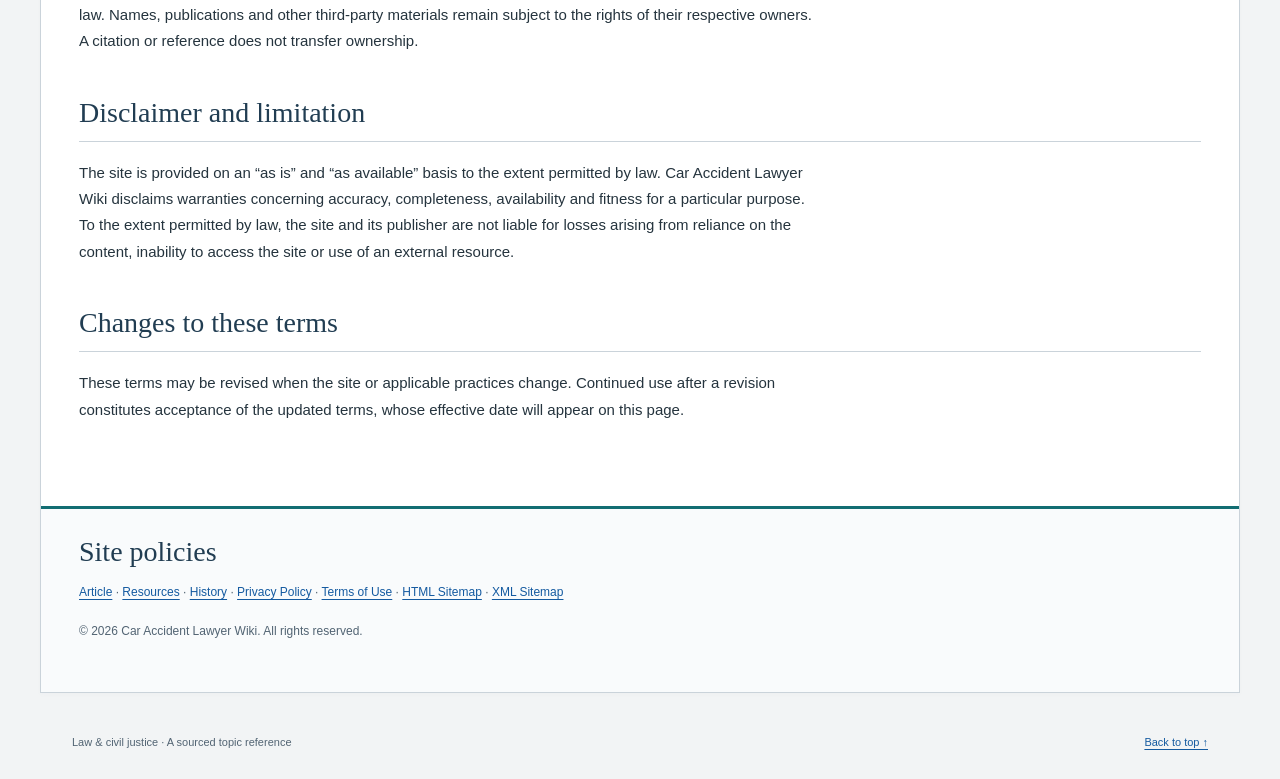
<file: terms/index.html>
<!DOCTYPE html>
<html lang="en-US">
<head>
<meta charset="utf-8">
<meta name="viewport" content="width=device-width,initial-scale=1">
<meta name="robots" content="index, follow">
<title>Terms of Use | Car Accident Lawyer Wiki</title>
<meta name="description" content="Terms governing use of Car Accident Lawyer Wiki, an independent general legal-information reference that does not provide legal advice.">
<meta name="theme-color" content="#213d52">
<link rel="canonical" href="https://caraccidentlawyer.wiki/terms/">
<link rel="icon" href="/assets/favicon.svg" type="image/svg+xml">
<link rel="stylesheet" href="/assets/wiki.css">
<script src="/assets/wiki.js" defer></script>
<script type="application/ld+json">
{"@context":"https://schema.org","@graph":[{"@type":"Organization","@id":"https://caraccidentlawyer.wiki/#publisher","name":"Car Accident Lawyer Wiki","url":"https://caraccidentlawyer.wiki/"},{"@type":"WebSite","@id":"https://caraccidentlawyer.wiki/#website","url":"https://caraccidentlawyer.wiki/","name":"Car Accident Lawyer Wiki","publisher":{"@id":"https://caraccidentlawyer.wiki/#publisher"},"inLanguage":"en-US"},{"@type":"WebPage","@id":"https://caraccidentlawyer.wiki/terms/#webpage","url":"https://caraccidentlawyer.wiki/terms/","name":"Terms of Use","description":"Terms governing use of Car Accident Lawyer Wiki.","isPartOf":{"@id":"https://caraccidentlawyer.wiki/#website"},"publisher":{"@id":"https://caraccidentlawyer.wiki/#publisher"},"datePublished":"2026-09-28","dateModified":"2026-09-28","inLanguage":"en-US"}]}
</script>
</head>
<body id="top">
<a class="skip" href="#article">Skip to content</a>
<header class="site-header"><a class="identity" href="/" aria-label="Car Accident Lawyer Wiki home"><svg viewBox="0 0 40 40" fill="none" aria-hidden="true"><rect x="1" y="1" width="38" height="38" rx="3" stroke="currentColor"/><path d="M9 10h8c2 0 3 1 3 3v18c0-2-1-3-3-3H9V10Zm22 0h-8c-2 0-3 1-3 3v18c0-2 1-3 3-3h8V10Z" stroke="currentColor" stroke-width="1.4"/><path d="M12 15h5m-5 5h5m6-5h5m-5 5h5" stroke="currentColor"/></svg><span class="wordmark">Law Reference<small>Law &amp; civil justice</small></span></a></header>
<div class="page">
<div class="toolbar"><nav aria-label="Page navigation"><a href="/">Article</a><a href="/resources/">Resources</a><a href="/history/">History</a><a href="/privacy/">Privacy</a><a href="/terms/" aria-current="page">Terms</a></nav></div>
<main id="article" class="support-page">
<div class="article-heading"><div class="eyebrow">Car Accident Lawyer · Site policy</div><h1>Terms of Use</h1><p class="deck">Effective September 28, 2026</p></div>
<article>
<p>By accessing Car Accident Lawyer Wiki, visitors agree to these Terms of Use. Visitors who do not agree should discontinue use of the site.</p>
<h2 id="general-information">General information only</h2><p>Car Accident Lawyer Wiki is an independent general legal-information reference. It is not a law firm, lawyer-referral service or attorney-ranking service. The site does not provide legal advice, create an attorney-client relationship or recommend a particular course of action.</p>
<h2 id="state-law">State law and deadlines</h2><p>Car-accident law varies by jurisdiction and can change. Filing deadlines, insurance requirements, available claims, allocation of fault and damages depend on the applicable law and facts. Visitors should verify current official sources and consult a properly licensed lawyer for advice about a specific matter.</p>
<h2 id="accuracy">Accuracy and availability</h2><p>The site aims to present sourced information, but does not guarantee that every statement is complete, current or error-free. Sources may change, links may become unavailable and a general explanation may not reflect exceptions. Access may be modified, interrupted or discontinued without notice.</p>
<h2 id="outcomes">No outcome or recovery guarantee</h2><p>Descriptions of claims, damages, insurance, fees, settlements or litigation do not predict the value or result of any case. Statistics, examples and past outcomes do not guarantee a future recovery.</p>
<h2 id="third-parties">External websites</h2><p>The article contains selected links to legal-reference and law-firm websites, and the source directory identifies third-party resources. These references are provided for identification and research. They are not endorsements, rankings or guarantees of services or results. Car Accident Lawyer Wiki does not control third-party content, availability, terms or privacy practices.</p>
<h2 id="permitted-use">Permitted use</h2><p>Visitors may use the site for lawful personal, educational and research purposes. Visitors may not interfere with site operation, attempt unauthorized access, introduce harmful code, misrepresent the site's content or use automated activity that unreasonably burdens the service.</p>
<h2 id="rights">Content and third-party rights</h2><p>The site's original organization, explanatory text and design may be protected by applicable intellectual-property law. Names, publications and other third-party materials remain subject to the rights of their respective owners. A citation or reference does not transfer ownership.</p>
<h2 id="disclaimer">Disclaimer and limitation</h2><p>The site is provided on an “as is” and “as available” basis to the extent permitted by law. Car Accident Lawyer Wiki disclaims warranties concerning accuracy, completeness, availability and fitness for a particular purpose. To the extent permitted by law, the site and its publisher are not liable for losses arising from reliance on the content, inability to access the site or use of an external resource.</p>
<h2 id="changes">Changes to these terms</h2><p>These terms may be revised when the site or applicable practices change. Continued use after a revision constitutes acceptance of the updated terms, whose effective date will appear on this page.</p>
</article>
</main>
<footer class="article-footer"><h2>Site policies</h2><p><a href="/">Article</a> · <a href="/resources/">Resources</a> · <a href="/history/">History</a> · <a href="/privacy/">Privacy Policy</a> · <a href="/terms/">Terms of Use</a> · <a href="/sitemap/">HTML Sitemap</a> · <a href="/sitemap.xml">XML Sitemap</a></p><p>&copy; <span data-current-year>2026</span> Car Accident Lawyer Wiki. All rights reserved.</p></footer>
</div>
<div class="endbar"><p>Law &amp; civil justice · A sourced topic reference</p><a href="#top">Back to top ↑</a></div>
</body>
</html>
</file>
<file: assets/wiki.css>
:root{--ink:#213d52;--text:#25343e;--muted:#526473;--link:#145aa0;--accent:#126d72;--bg:#f2f4f5;--paper:#fff;--soft:#edf4f4;--line:#cad3da;--serif:Georgia,'Times New Roman',serif;--sans:Verdana,Arial,sans-serif;--space:8px}

*{box-sizing:border-box}
html{scroll-padding-top:90px}
body{margin:0;background:var(--bg);color:var(--text);font:15px/1.75 var(--sans)}
a{color:var(--link);text-decoration-thickness:1px;text-underline-offset:3px}
a:hover{text-decoration:underline;color:#0c4077}
button,input,summary{font:inherit}
button,summary{cursor:pointer}
a:focus-visible,button:focus-visible,input:focus-visible,summary:focus-visible,[tabindex]:focus-visible{outline:3px solid var(--accent);outline-offset:4px}
button{color:var(--ink)}
.skip{position:absolute;left:16px;top:-80px;background:white;padding:12px;z-index:100}
.skip:focus{top:8px}

.site-header{max-width:1200px;margin:auto;padding:24px 32px 20px;display:flex;align-items:center;justify-content:space-between;gap:30px}
.identity{display:flex;gap:13px;align-items:center;color:var(--ink);text-decoration:none}
.identity svg{width:39px;height:39px}
.wordmark{font-family:var(--serif);font-size:23px;line-height:1.1;letter-spacing:.2px}
.wordmark small{display:block;font:10px/1.5 var(--sans);letter-spacing:2px;margin-top:5px;text-transform:uppercase}
.search{display:flex;width:350px;position:relative}
.search input{width:100%;min-width:0;border:1px solid #9daeb9;border-radius:3px 0 0 3px;background:white;padding:10px 12px;font-size:13px}
.search button{border:1px solid var(--ink);border-radius:0 3px 3px 0;background:var(--ink);color:white;font-size:12px;padding:0 14px}
.search-panel{position:absolute;z-index:20;top:51px;right:0;width:430px;max-width:calc(100vw - 32px);background:white;border:1px solid var(--line);box-shadow:0 7px 22px #213d5220;padding:16px;font-size:13px}
.search-panel[hidden]{display:none}
.search-panel p{margin:0 0 12px}
.search-panel ul{list-style:none;margin:0;padding:0;max-height:340px;overflow:auto}
.search-panel li+li{border-top:1px solid #e7ecef}
.search-panel a{display:block;padding:8px 0}
.search-panel .close-search{background:none;color:var(--link);border:0;padding:9px 0 0;font-size:12px}

.page{max-width:1200px;margin:0 auto 40px;background:var(--paper);border:1px solid var(--line);border-top:3px solid var(--accent);box-shadow:0 2px 5px #213d5205}
.toolbar{display:flex;justify-content:space-between;align-items:center;gap:12px;border-bottom:1px solid var(--line);padding:0 32px;background:#f9fbfc}
.toolbar nav{display:flex;gap:25px}
.toolbar a{display:block;font-size:12px;padding:13px 0 11px;text-decoration:none;white-space:nowrap}
.toolbar a[aria-current="page"]{color:var(--ink);border-bottom:2px solid var(--accent);font-weight:700}
.print{border:0;background:transparent;font-size:12px;padding:12px 0;color:var(--muted)}
main{padding:28px 38px 0}
.eyebrow{font-size:10px;letter-spacing:1.9px;color:var(--accent);font-weight:bold;text-transform:uppercase;margin-bottom:5px}
.article-heading{margin-bottom:23px;border-bottom:1px solid var(--line);padding-bottom:16px}
.article-heading h1{font:normal 42px/1.18 var(--serif);color:var(--ink);margin:0 0 10px}
.deck{font-size:13px;color:var(--muted);margin:0;max-width:none}
.metadata{display:flex;gap:18px;flex-wrap:wrap;color:var(--muted);font-size:10px;margin-top:12px;text-transform:uppercase;letter-spacing:.6px}

p{max-width:89ch;margin:0 0 18px}
strong{font-weight:700}
article h2{clear:both;margin:40px 0 18px;padding:0 0 10px;border-bottom:1px solid var(--line);font:normal 28px/1.3 var(--serif);color:var(--ink);scroll-margin-top:20px}
article h3{font-size:17px;line-height:1.5;margin:27px 0 12px;color:var(--ink);scroll-margin-top:20px}
article>p,article>ul{max-width:89ch}
article li{padding-left:3px;margin-bottom:8px}
article ul{padding-left:24px}
.intro p:first-child{font-size:16px;line-height:1.8}
.infobox{float:right;width:302px;border:1px solid #b6c7ce;margin:0 0 26px 30px;background:#f8fafb;font-size:12px;line-height:1.6}
.infobox h2{font:normal 22px/1.3 var(--serif);text-align:center;margin:0;padding:18px 12px 10px;border:0;background:var(--soft)}
.infobox .subhead{text-align:center;color:var(--accent);background:var(--soft);font-size:10px;text-transform:uppercase;letter-spacing:1.2px;padding:0 12px 17px}
.infobox dl{margin:0;padding:4px 16px 10px}
.infobox dl>div{display:grid;grid-template-columns:82px 1fr;gap:10px;padding:10px 0;border-bottom:1px solid #dce4e8}
.infobox dl>div:last-child{border:0}
.infobox dt{font-weight:700;color:var(--ink)}
.infobox dd{margin:0}
.infobox .note{font-size:11px;padding:14px 16px;margin:0;border-top:1px solid var(--line);background:white;color:var(--muted)}
.contents{border:1px solid var(--line);background:#f8fafb;width:calc(100% - 332px);margin:26px 0 30px;padding:0 20px 15px;font-size:12px;line-height:1.6}
.contents summary{font-size:14px;font-weight:700;color:var(--ink);padding:15px 0 0}
.contents summary span{font-size:10px;font-weight:normal;float:right;padding:3px 0 0;color:var(--muted)}
.contents ol{margin:15px 0 0;padding-left:24px;columns:2;column-gap:30px}
.contents li{padding-left:2px;margin:0 0 9px;break-inside:avoid}
.contents a{text-decoration:none}
.contents a:hover{text-decoration:underline}

.table-scroll{overflow-x:auto;margin:20px 0 25px;max-width:100%;border:1px solid var(--line);border-radius:2px}
table{border-collapse:collapse;width:100%;font-size:13px;line-height:1.6;text-align:left}
th{background:#eaf0f3;color:var(--ink);font-weight:700}
th,td{padding:13px 16px;vertical-align:top;border-bottom:1px solid #dce4e8}
.numeric{text-align:right}
tr:last-child td{border-bottom:0}
tbody tr:nth-child(even){background:#f8fafb}
th:not(:last-child),td:not(:last-child){border-right:1px solid #e2e8ec}
figure{margin:26px 0 30px;max-width:1000px;border:1px solid var(--line);background:white}
figure img{display:block;width:100%;height:auto;object-fit:contain}
figcaption{border-top:1px solid var(--line);font-size:11px;line-height:1.65;color:var(--muted);padding:14px 20px;background:#f8fafb}
.article-footer{margin-top:35px;padding:25px 38px 32px;border-top:3px solid var(--accent);background:#f9fbfc}
.article-footer h2{font:normal 28px/1.3 var(--serif);color:var(--ink);margin:0 0 12px}
.article-footer p{font-size:12px;color:var(--muted)}
.article-footer ol{margin:20px 0 0;padding-left:25px;font-size:12px;line-height:1.55}
.article-footer li{padding:0 0 14px 5px;break-inside:avoid}
.article-footer li p{margin:0;color:var(--text)}
.article-footer code{font:11px/1.6 var(--sans);color:var(--muted);overflow-wrap:anywhere;word-break:break-word}
.legal-notice{clear:both;margin:28px 0 0;padding:10px 12px;background:#fff8d6;border-left:4px solid #fc3;font-size:13px;color:var(--text)}
.categories{clear:both;margin:20px 0 16px;padding:8px 12px;background:var(--panel);border:1px solid var(--line);font-size:12.5px;color:var(--text)}
.endbar{max-width:1200px;margin:0 auto 26px;padding:0 32px;display:flex;justify-content:space-between;gap:20px;font-size:11px;color:var(--muted)}
.endbar p{margin:0}
.sr-only{position:absolute;width:1px;height:1px;padding:0;margin:-1px;overflow:hidden;clip:rect(0,0,0,0);white-space:nowrap;border:0}

@media(min-width:1100px){.article-footer ol{columns:2;column-gap:48px}
}

@media(max-width:850px){.site-header{padding:20px 24px}
.search{width:300px}
.page{border-left:0;border-right:0}
.toolbar{padding:0 24px}
.toolbar nav{gap:20px}
main{padding:26px 26px 0}
.article-heading h1{font-size:36px}
.infobox{width:260px;margin-left:24px}
.contents{width:calc(100% - 284px)}
.contents ol{columns:1}
.intro p:first-child{font-size:15px}
.article-footer{padding:25px 26px}
.infobox dl>div{grid-template-columns:72px 1fr}
}

@media(max-width:600px){body{font-size:14px;line-height:1.75}
.site-header{padding:20px 20px 17px;display:block}
.identity{width:max-content}
.wordmark{font-size:22px}
.search{width:100%;margin-top:18px}
.search input{font-size:14px;min-height:44px}
.search button{font-size:12px}
.search-panel{width:100%;max-width:100%;top:49px}
.toolbar{padding:0 20px}
.toolbar nav{gap:18px}
.toolbar a{font-size:11px;padding:12px 0}
.print{display:none}
main{padding:24px 20px 0}
.article-heading{margin-bottom:22px}
.article-heading h1{font-size:34px}
.deck{font-size:12px}
.metadata{gap:8px 15px;font-size:9px}
.infobox{float:none;width:100%;margin:22px 0 25px}
.infobox h2{text-align:left;padding:14px 16px 5px;font-size:21px}
.infobox .subhead{text-align:left;padding:0 16px 12px}
.infobox dl{padding:4px 16px}
.infobox dl>div{grid-template-columns:88px 1fr;padding:8px 0}
.infobox .note{padding:12px 16px}
.contents{width:100%;margin:22px 0;padding:0 16px 15px}
.contents ol{columns:1}
.contents:not([open]){padding-bottom:15px}
article h2{font-size:25px;line-height:1.35;margin-top:34px}
article h3{font-size:16px}
table{font-size:12px;min-width:510px}
th,td{padding:11px 12px}
figure{margin:23px -4px}
.article-footer{padding:25px 20px}
.article-footer ol{padding-left:23px}
.article-footer code{font-size:10px}
.endbar{padding:0 20px;display:block}
.endbar a{display:inline-block;margin-top:10px}
}


@media print{html{scroll-behavior:auto}
body{background:white;font-size:10pt;line-height:1.55}
.site-header,.toolbar,.contents,.endbar{display:none}
.page{margin:0;border:0;max-width:none;box-shadow:none}
main{padding:0}
.article-heading h1{font-size:28pt}
.infobox{width:240px}
article h2{font-size:19pt;break-after:avoid}
article h3{break-after:avoid}
table{min-width:0;font-size:9pt}
.table-scroll{overflow:visible}
figure{break-inside:avoid;max-width:680px}
.article-footer{padding:20px 0}
.article-footer ol{columns:1}
a{color:inherit}
.article-footer li{break-inside:avoid}
}


.toolbar nav{min-width:0;overflow-x:auto;scrollbar-width:thin}
.toolbar{gap:20px}
.toolbar .print{flex-shrink:0}
.toolbar nav a{min-height:44px}
.directory{display:grid;grid-template-columns:1fr 1fr;gap:20px;margin:24px 0}
.directory section{padding:20px 22px;border:1px solid var(--line);background:#f8fafb}
.directory h3{margin:0 0 9px;font-family:var(--serif);font-size:21px}
.directory p{font-size:13px;margin:0 0 12px}
.history-entry{padding:22px 24px;border-left:3px solid var(--accent);background:#f3f7f8;margin:20px 0 30px}
.history-entry h3{margin:0 0 12px}
.support-page{padding-bottom:30px}

@media(max-width:600px){article{display:flex;flex-direction:column}
article>*{min-width:0}
.intro{order:-2}
.infobox{order:-1}
.table-scroll{width:100%}
.directory{grid-template-columns:1fr}
.toolbar nav{gap:20px}
.directory section{padding:18px}
.history-entry{padding:18px}
.support-page{padding-bottom:24px}
}
</file>
